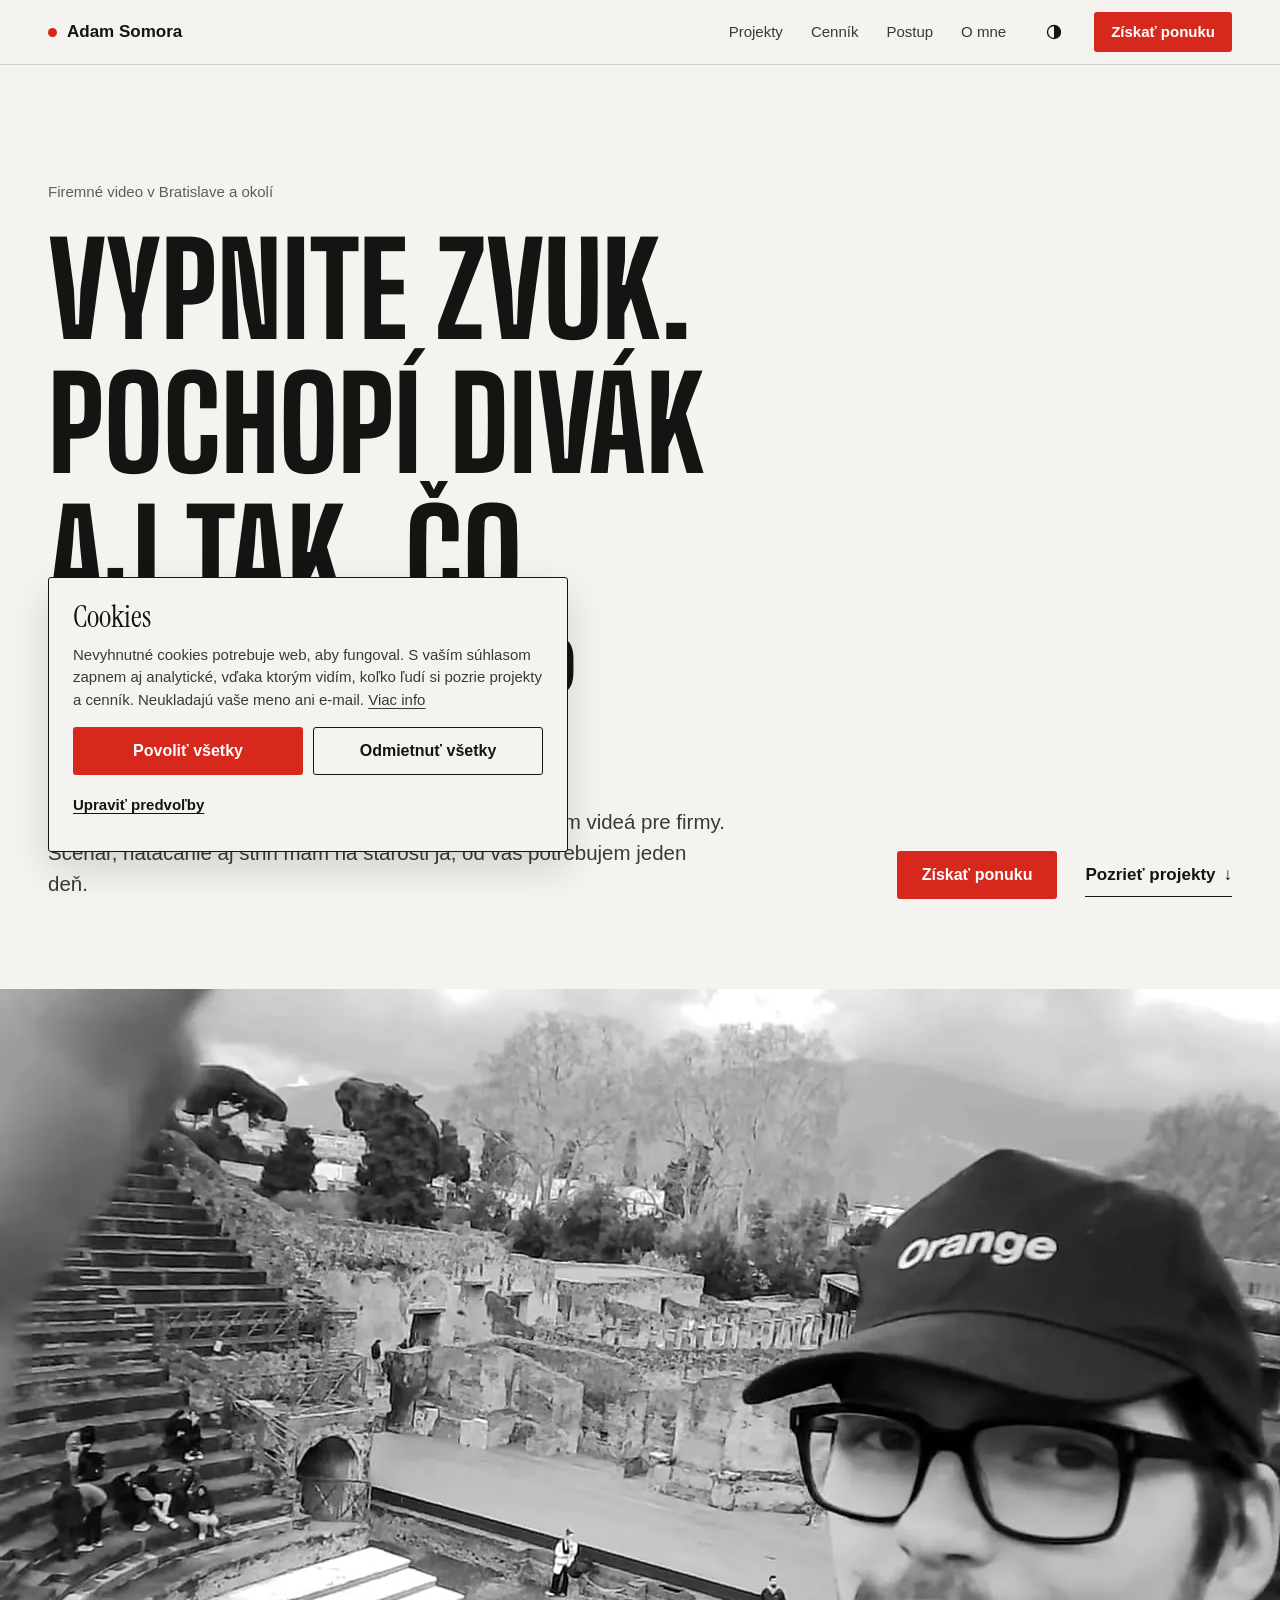
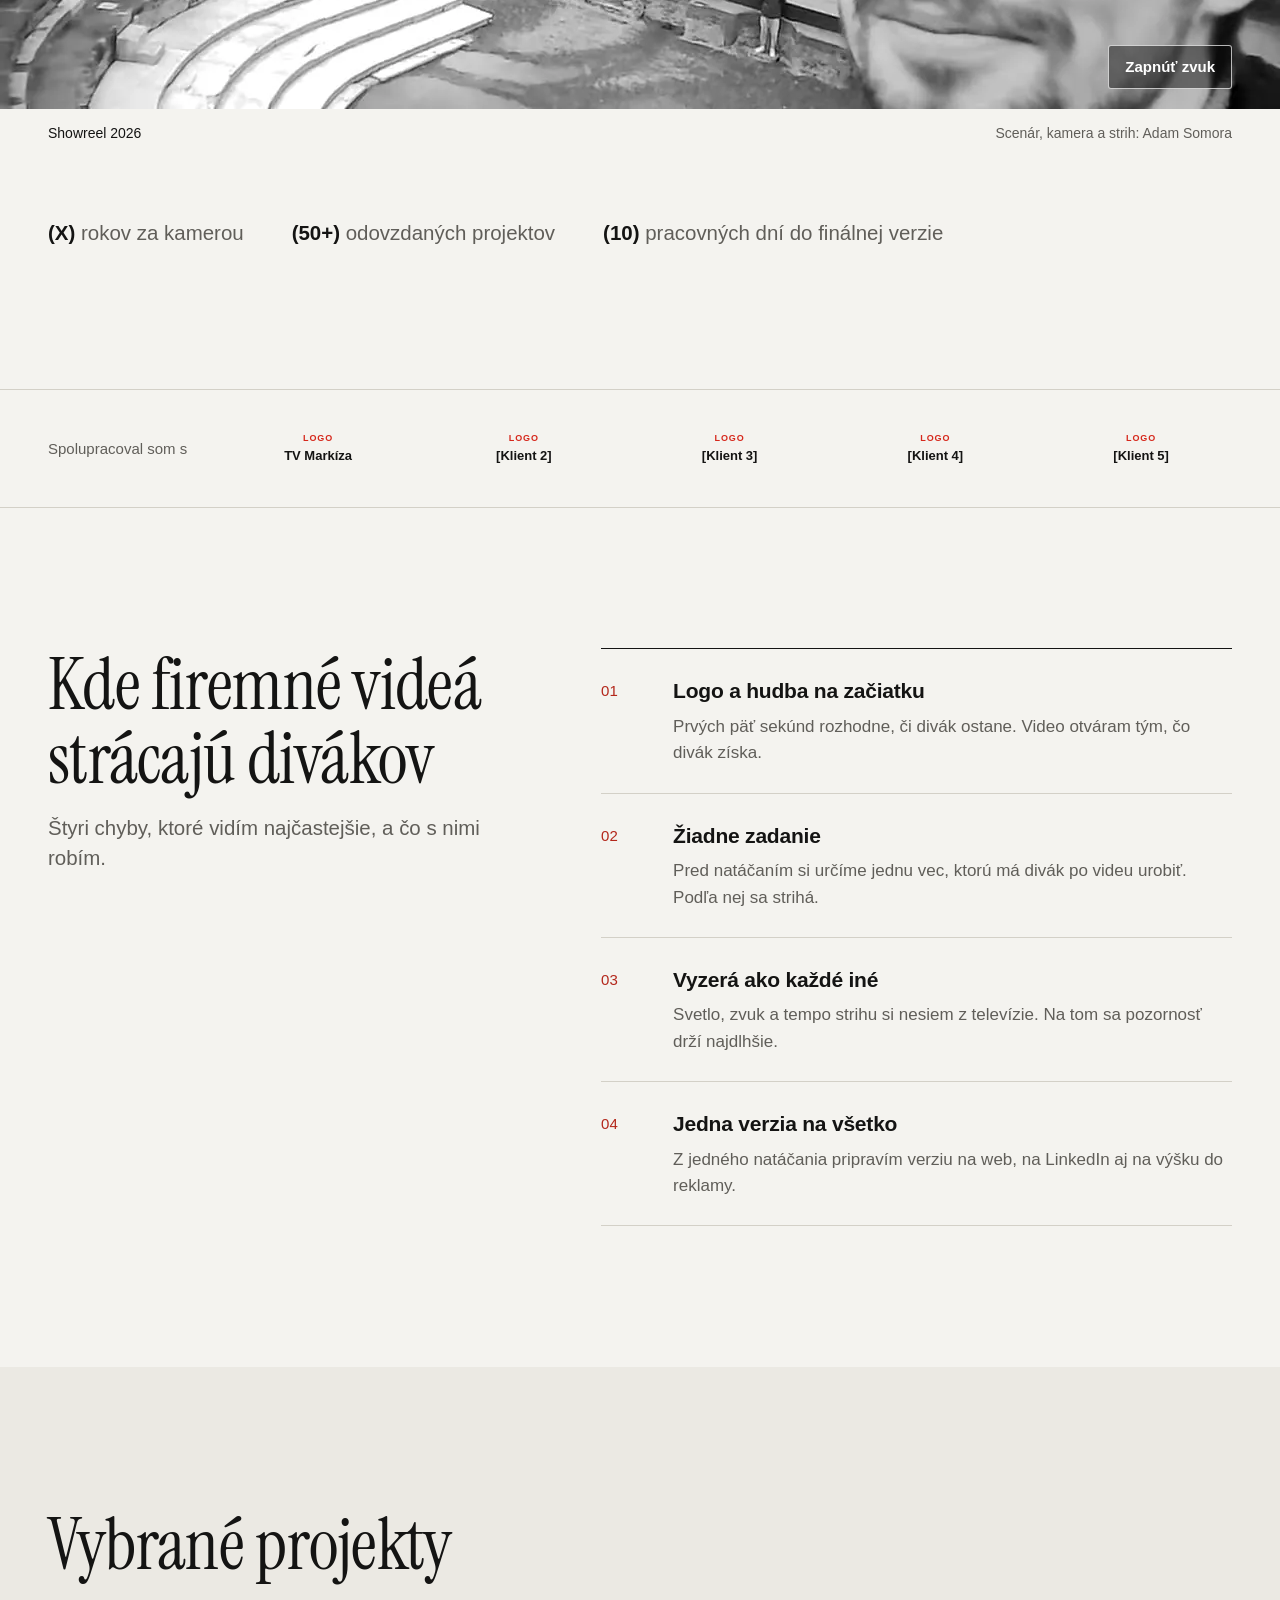
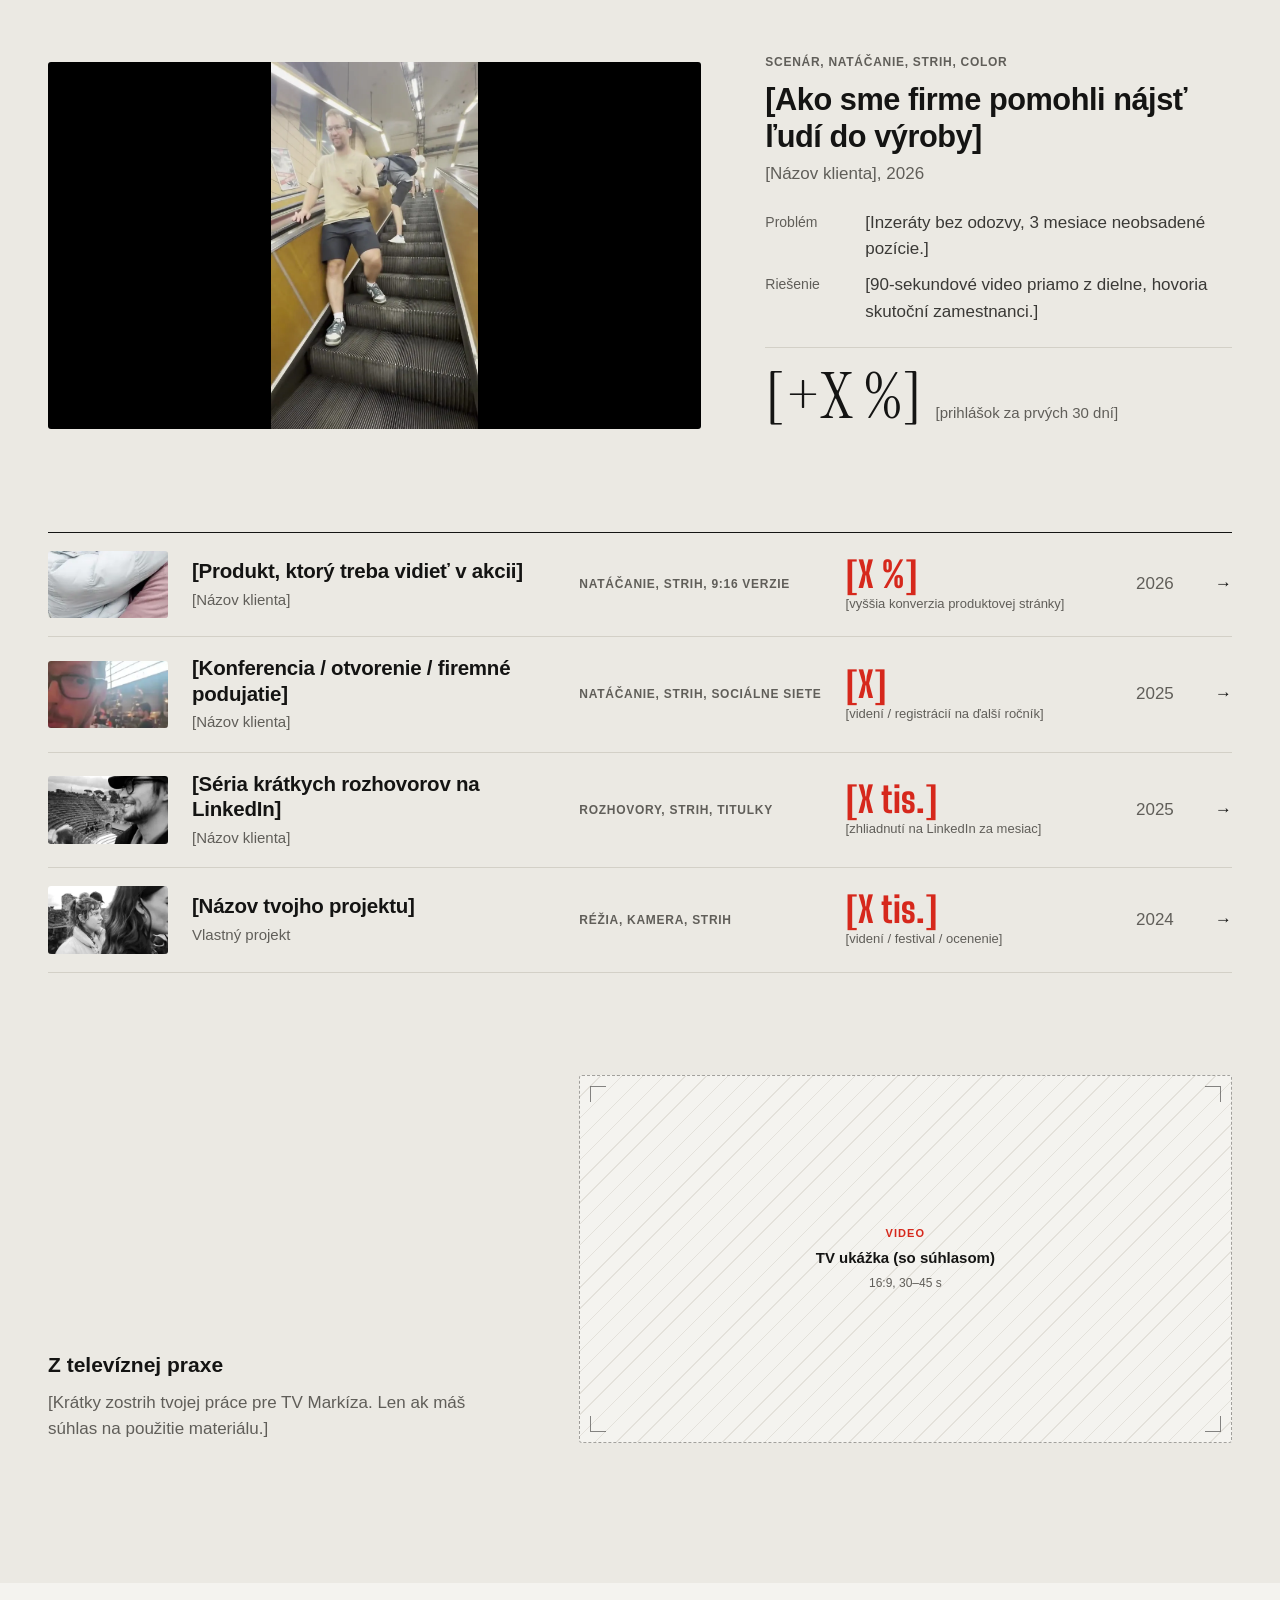
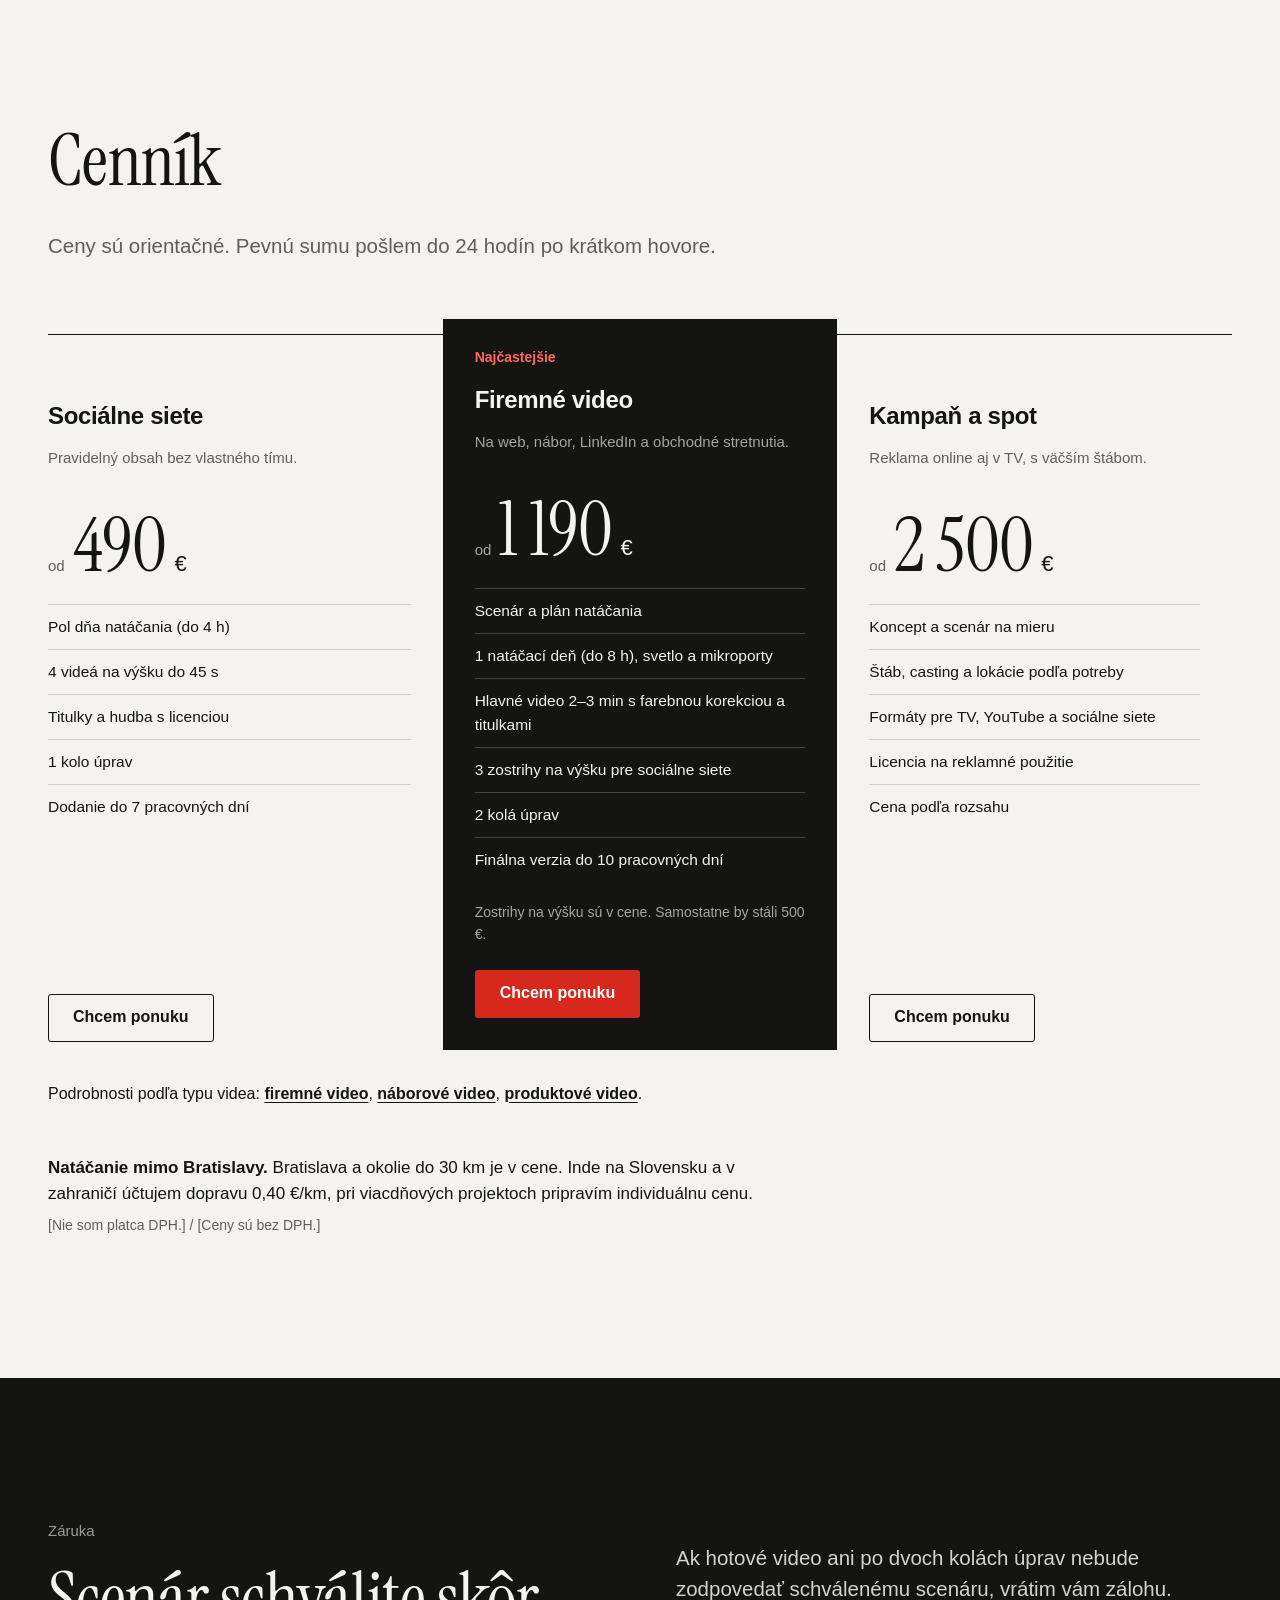
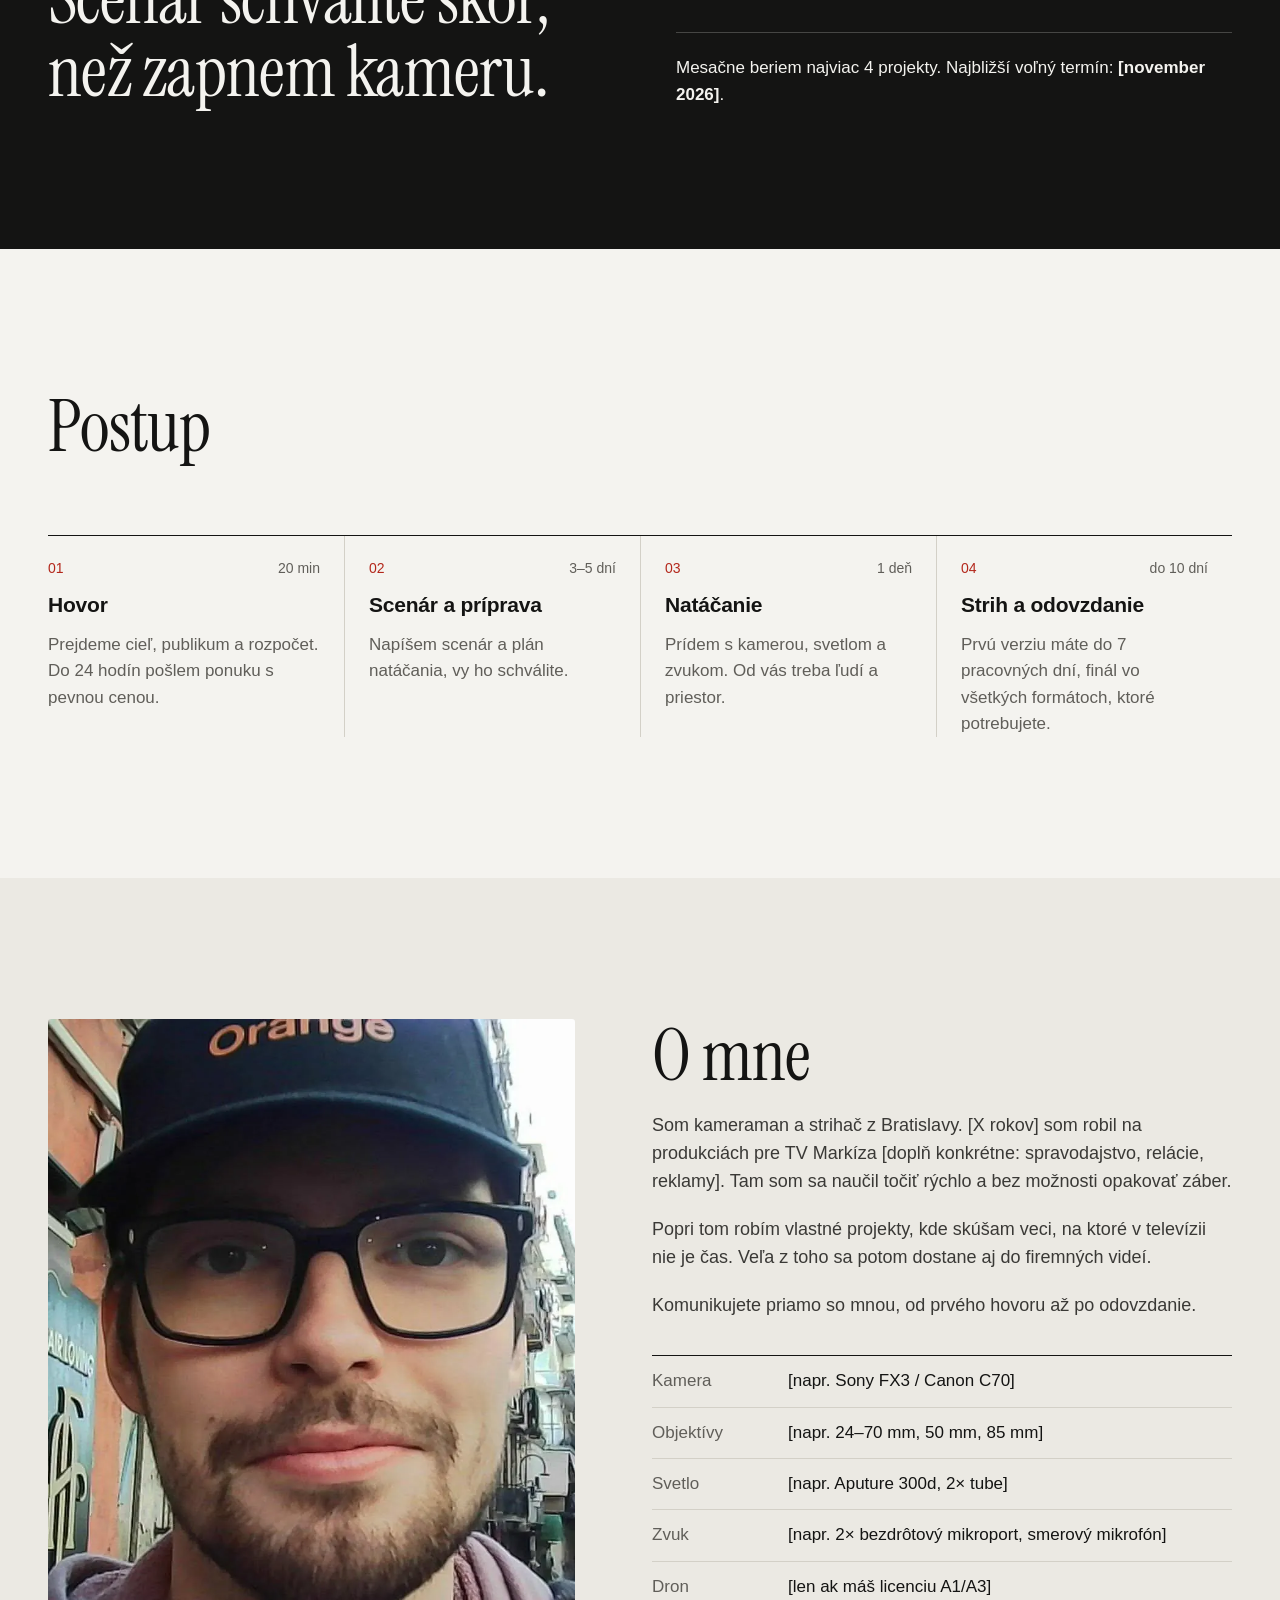
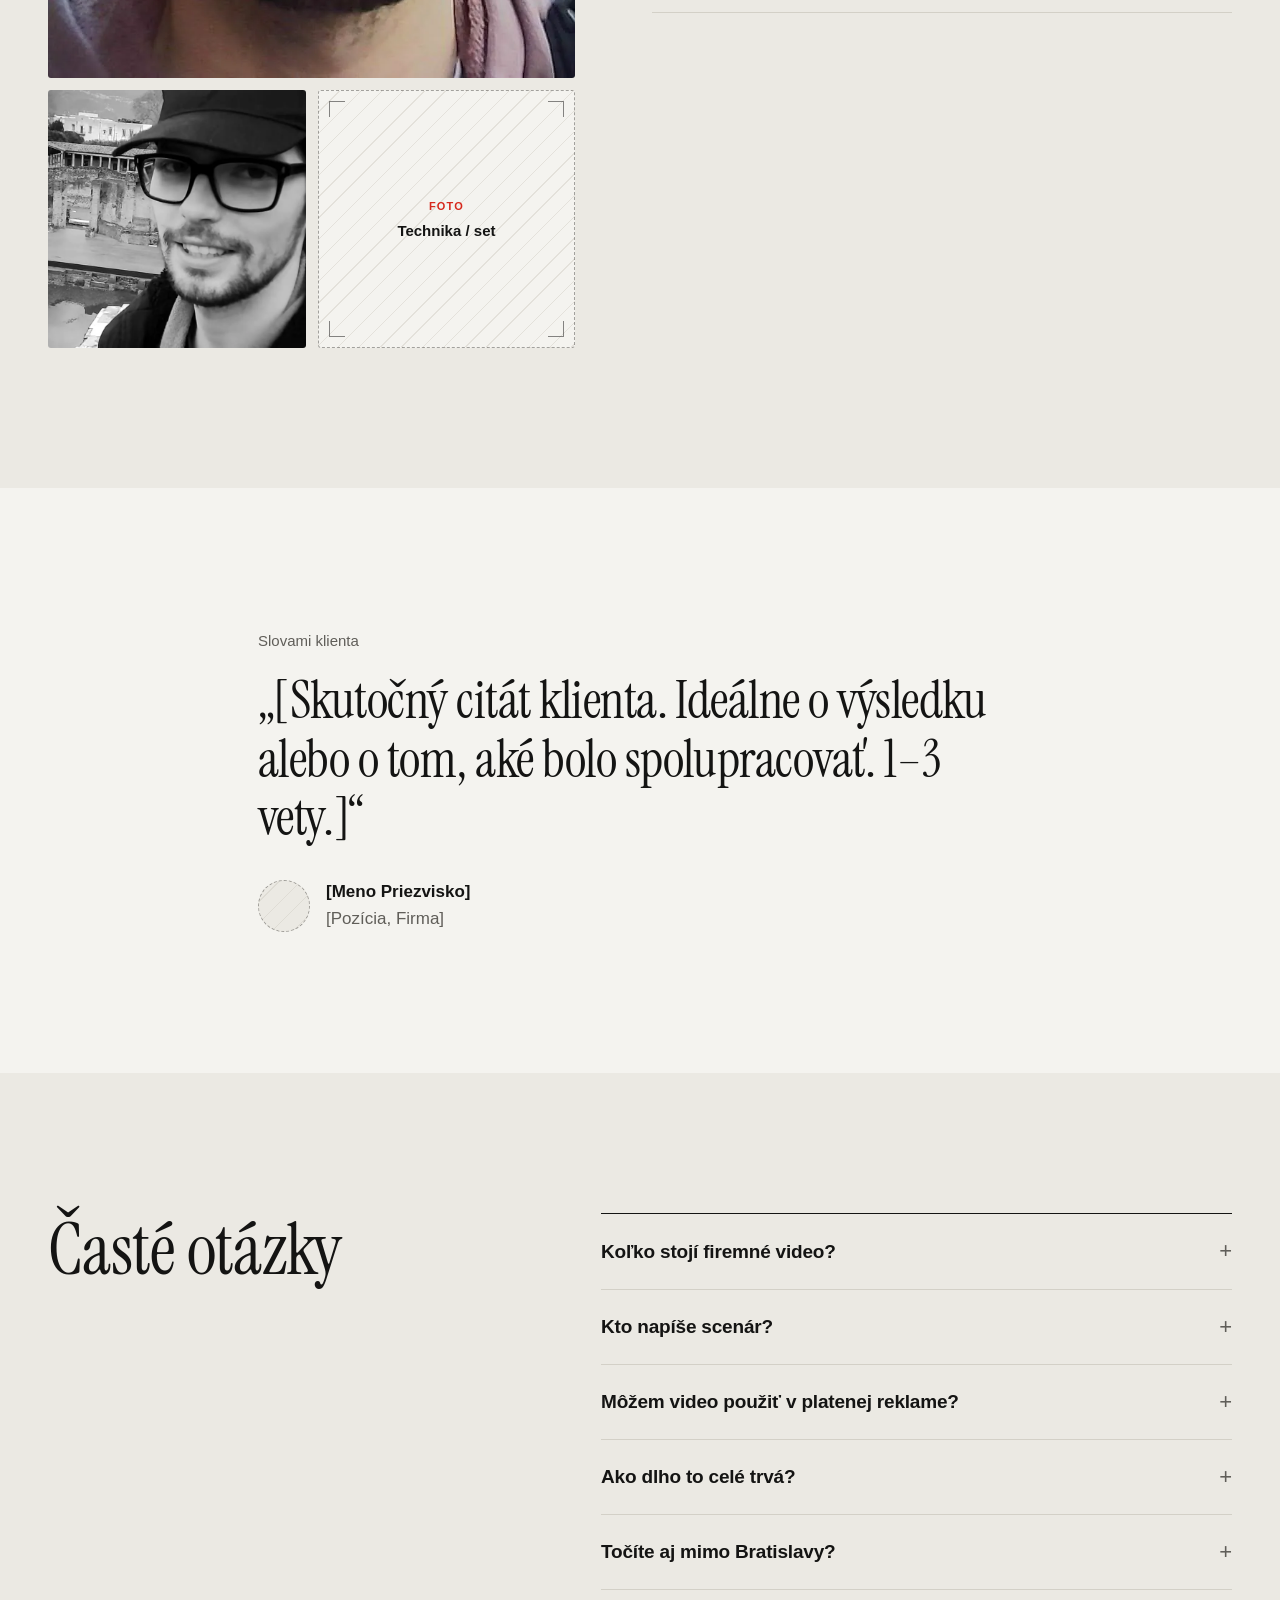
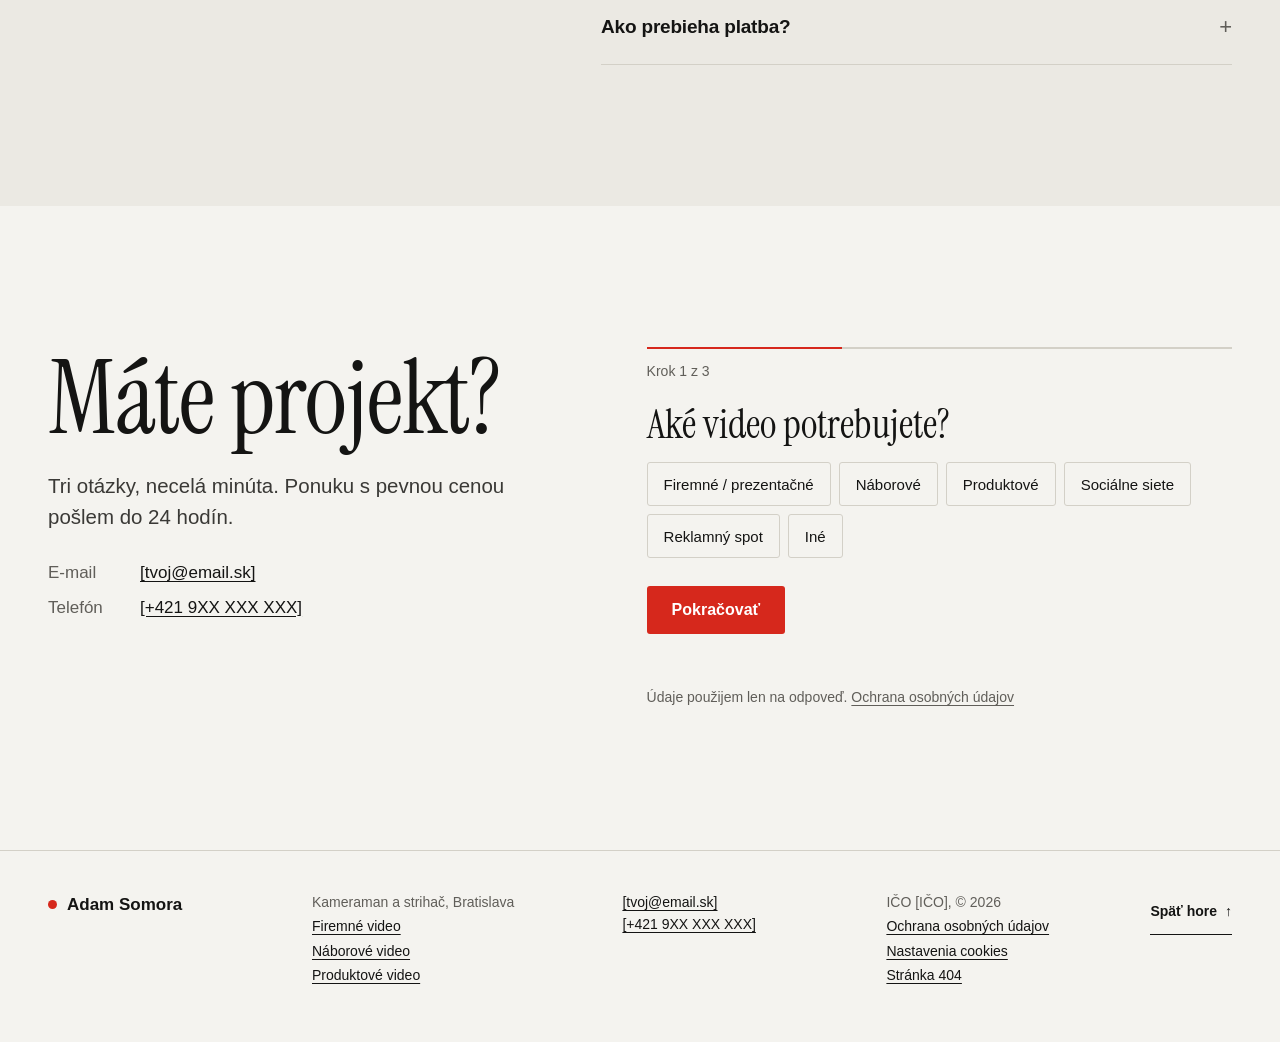
<file: index.html>
<!doctype html>
<html lang="sk">
  <head>
    <meta charset="utf-8" />
    <meta name="viewport" content="width=device-width, initial-scale=1" />
    <title>Kameraman Bratislava – firemné a náborové videá | Adam Somora</title>
    <meta name="description" content="Firemné, náborové a produktové videá v Bratislave a okolí. Kameraman a strihač s praxou z TV Markíza. Scenár, natáčanie aj strih, ponuka do 24 hodín." />
    <!-- Po kúpe domény nahraď https://adamsomora.sk svojou adresou tu, v sitemap.xml a robots.txt -->
    <link rel="canonical" href="https://adamsomora.sk/" />
    <meta name="robots" content="index, follow, max-image-preview:large, max-video-preview:-1" />
    <meta name="author" content="Adam Somora" />
    <meta name="theme-color" content="#f4f3ef" media="(prefers-color-scheme: light)" />
    <meta name="theme-color" content="#121211" media="(prefers-color-scheme: dark)" />

    <meta property="og:type" content="website" />
    <meta property="og:locale" content="sk_SK" />
    <meta property="og:site_name" content="Adam Somora" />
    <meta property="og:url" content="https://adamsomora.sk/" />
    <meta property="og:title" content="Kameraman Bratislava – firemné a náborové videá" />
    <meta property="og:description" content="Firemné, náborové a produktové videá v Bratislave a okolí. Kameraman a strihač s praxou z TV Markíza. Scenár, natáčanie aj strih, ponuka do 24 hodín." />
    <meta property="og:image" content="https://adamsomora.sk/img/og.jpg" />
    <meta property="og:image:width" content="1200" />
    <meta property="og:image:height" content="630" />
    <meta property="og:image:alt" content="Adam Somora, kameraman a strihač z Bratislavy" />
    <meta name="twitter:card" content="summary_large_image" />

    <link rel="icon" href="favicon.svg" type="image/svg+xml" />
    <link rel="icon" href="img/icons/icon-192.png" sizes="192x192" type="image/png" />
    <link rel="apple-touch-icon" href="img/icons/apple-touch-icon.png" />
    <link rel="manifest" href="site.webmanifest" />

    <!-- Písma: načítať hneď, aby hlavný nadpis neposkakoval -->
    <link rel="preload" href="fonts/big-shoulders-display-latin-800-normal.woff2" as="font" type="font/woff2" crossorigin />
    <link rel="preload" href="fonts/big-shoulders-display-latin-ext-800-normal.woff2" as="font" type="font/woff2" crossorigin />
    <link rel="preload" href="fonts/instrument-serif-latin-400-normal.woff2" as="font" type="font/woff2" crossorigin />

    <script type="application/ld+json">
{
  "@context": "https://schema.org",
  "@graph": [
    {
      "@type": "WebSite",
      "@id": "https://adamsomora.sk/#web",
      "url": "https://adamsomora.sk/",
      "name": "Adam Somora",
      "inLanguage": "sk"
    },
    {
      "@type": "Person",
      "@id": "https://adamsomora.sk/#adam",
      "name": "Adam Somora",
      "jobTitle": "Kameraman a strihač",
      "image": "https://adamsomora.sk/img/adam.webp",
      "url": "https://adamsomora.sk/",
      "sameAs": []
    },
    {
      "@type": "ProfessionalService",
      "@id": "https://adamsomora.sk/#sluzba",
      "name": "Adam Somora – firemné video",
      "description": "Firemné, náborové a produktové videá v Bratislave a okolí. Kameraman a strihač s praxou z TV Markíza. Scenár, natáčanie aj strih, ponuka do 24 hodín.",
      "url": "https://adamsomora.sk/",
      "image": "https://adamsomora.sk/img/og.jpg",
      "email": "[tvoj@email.sk]",
      "telephone": "[+421 9XX XXX XXX]",
      "priceRange": "€€",
      "address": {
        "@type": "PostalAddress",
        "addressLocality": "Bratislava",
        "addressCountry": "SK"
      },
      "areaServed": [
        {
          "@type": "City",
          "name": "Bratislava"
        },
        {
          "@type": "Country",
          "name": "Slovensko"
        }
      ],
      "founder": {
        "@id": "https://adamsomora.sk/#adam"
      },
      "hasOfferCatalog": {
        "@type": "OfferCatalog",
        "name": "Cenník",
        "itemListElement": [
          {
            "@type": "Offer",
            "name": "Sociálne siete",
            "priceSpecification": {
              "@type": "PriceSpecification",
              "minPrice": 490,
              "priceCurrency": "EUR"
            }
          },
          {
            "@type": "Offer",
            "name": "Firemné video",
            "priceSpecification": {
              "@type": "PriceSpecification",
              "minPrice": 1190,
              "priceCurrency": "EUR"
            }
          },
          {
            "@type": "Offer",
            "name": "Kampaň a spot",
            "priceSpecification": {
              "@type": "PriceSpecification",
              "minPrice": 2500,
              "priceCurrency": "EUR"
            }
          }
        ]
      }
    },
    {
      "@type": "VideoObject",
      "name": "Showreel 2026 – Adam Somora",
      "description": "Ukážka práce kameramana a strihača Adama Somoru.",
      "thumbnailUrl": "https://adamsomora.sk/img/showreel.webp",
      "uploadDate": "2026-10-23",
      "duration": "PT15S",
      "contentUrl": "https://adamsomora.sk/video/showreel.mp4",
      "inLanguage": "sk"
    },
    {
      "@type": "FAQPage",
      "mainEntity": [
        {
          "@type": "Question",
          "name": "Koľko stojí firemné video?",
          "acceptedAnswer": {
            "@type": "Answer",
            "text": "Väčšina projektov vychádza medzi 1 190 a 2 500 €. Závisí to od dĺžky, počtu lokácií a od toho, či treba ďalších ľudí v štábe. Pevnú cenu dostanete vopred a na konci nič nedoplácate."
          }
        },
        {
          "@type": "Question",
          "name": "Kto napíše scenár?",
          "acceptedAnswer": {
            "@type": "Answer",
            "text": "Ja. Od vás potrebujem 20 minút na hovore a prístup k ľuďom, ktorí budú vo videu. Scenár vám pošlem na schválenie pred natáčaním."
          }
        },
        {
          "@type": "Question",
          "name": "Môžem video použiť v platenej reklame?",
          "acceptedAnswer": {
            "@type": "Answer",
            "text": "Áno. Hudbu vyberám s licenciou na komerčné použitie a po zaplatení môžete video použiť na webe, sociálnych sieťach aj v reklame. Pri TV vysielaní riešime licenciu zvlášť."
          }
        },
        {
          "@type": "Question",
          "name": "Ako dlho to celé trvá?",
          "acceptedAnswer": {
            "@type": "Answer",
            "text": "Bežne dva až tri týždne od prvého hovoru po finálne video. Samotné natáčanie trvá jeden deň."
          }
        },
        {
          "@type": "Question",
          "name": "Točíte aj mimo Bratislavy?",
          "acceptedAnswer": {
            "@type": "Answer",
            "text": "Áno, po celom Slovensku aj v zahraničí. Do 30 km od Bratislavy je doprava v cene, inde ju pripočítam alebo pripravím individuálnu ponuku."
          }
        },
        {
          "@type": "Question",
          "name": "Ako prebieha platba?",
          "acceptedAnswer": {
            "@type": "Answer",
            "text": "Pri potvrdení termínu platíte 50 % zálohu, zvyšok po odovzdaní finálneho videa. Faktúru vystavím na firmu."
          }
        }
      ]
    }
  ]
}
    </script>
    <script>
      try {
        const t = localStorage.getItem("theme");
        if (t) document.documentElement.dataset.theme = t;
      } catch {}
    </script>
    <link rel="stylesheet" href="styles.css" />
    <script src="consent.js" defer></script>
  </head>
  <body id="top">
    <!--
  WEB – ADAM SOMORA
  Súbory: index.html (obsah) · styles.css (vzhľad) · script.js (správanie)

  • Texty prepisuj priamo tu. Hranaté zátvorky [ ] = doplň skutočný údaj.
  • Sekcie hľadaj podľa komentárov, napr. „5. CENNÍK".
  • Šrafované rámiky (class="ph ...") sú miesta pre videá a fotky.
    Celý blok <div class="ph ...">…</div> nahraď skutočným médiom:

      VIDEO (showreel, stlmené v slučke):
      <video class="media" style="aspect-ratio:16/9" src="video/showreel.mp4"
             poster="img/showreel.webp" autoplay muted loop playsinline></video>

      VIDEO (projekt, spustí sa po kliknutí):
      <video class="media" style="aspect-ratio:16/9" src="https://tvoja-url/video.mp4"
             poster="img/projekt1.webp" preload="none" controls playsinline></video>

      FOTKA:
      <img class="media" style="aspect-ratio:4/5" src="img/adam.webp"
           alt="Adam Somora na natáčaní" loading="lazy">

  • Texty projektov sú dvakrát: v zozname a v okne s detailom (<dialog>). Uprav oboje.
  • Formulár: URL z formspree.io doplň do script.js (FORM_ENDPOINT) aj do <form action="...">.
-->
    <a class="skip" href="#obsah">Preskočiť na obsah</a>

    <header class="site-header">
      <div class="container header-inner">
        <a href="#top" class="brand"><span class="rec-dot" aria-hidden="true"></span>Adam Somora</a>
        <nav class="nav" aria-label="Hlavná navigácia">
          <a href="#prace">Projekty</a><a href="#ponuka">Cenník</a><a href="#postup">Postup</a
          ><a href="#o-mne">O mne</a>
        </nav>
        <button
          class="theme-toggle"
          type="button"
          data-theme-toggle
          aria-label="Prepnúť svetlý / tmavý režim"
        >
          <svg viewBox="0 0 20 20" aria-hidden="true">
            <circle cx="10" cy="10" r="7.25" fill="none" stroke="currentColor" stroke-width="1.5"></circle>
            <path d="M10 2.75a7.25 7.25 0 0 1 0 14.5z" fill="currentColor"></path>
          </svg>
        </button>
        <a href="#kontakt" class="btn btn-primary btn-sm">Získať ponuku</a>
      </div>
    </header>

    <main id="obsah">
      <!-- ───────── 1. HERO ───────── -->
      <section class="hero">
        <div class="container">
          <p class="kicker">Firemné video v Bratislave a okolí</p>
          <h1 class="display hero-title">Vypnite zvuk. Pochopí divák aj tak, čo predávate?</h1>
          <div class="hero-row">
            <p class="lead">
              Som Adam Somora. Točil som pre TV Markíza, dnes robím videá pre firmy. Scenár, natáčanie aj
              strih mám na starosti ja, od vás potrebujem jeden deň.
            </p>
            <div class="hero-ctas">
              <a href="#kontakt" class="btn btn-primary">Získať ponuku</a>
              <a href="#prace" class="link-arrow">Pozrieť projekty <span aria-hidden="true">↓</span></a>
            </div>
          </div>
        </div>

        <!-- SHOWREEL: placeholder nahraď <video ... autoplay muted loop playsinline> -->
        <figure class="reel">
          <div class="reel-frame">
          <video
            class="media"
            style="aspect-ratio: 16/9"
            poster="img/showreel.webp"
            width="1280"
            height="720"
            muted
            loop
            playsinline
            preload="metadata"
            data-reel
            data-inview
            aria-label="Showreel Adama Somoru: zábery z amfiteátra v Pompejach"
          >
            <source src="video/showreel-mobil.mp4" type="video/mp4" media="(max-width: 700px)" />
            <source src="video/showreel.mp4" type="video/mp4" />
          </video>
          <button class="sound-toggle" type="button" data-sound aria-pressed="false">Zapnúť zvuk</button>
        </div>
          <figcaption class="container reel-caption">
            <span>Showreel 2026</span>
            <span class="muted">Scenár, kamera a strih: Adam Somora</span>
          </figcaption>
        </figure>

        <div class="container">
          <ul class="facts">
            <li><span class="fact-value">(X)</span> <span class="fact-label">rokov za kamerou</span></li>
            <li>
              <span class="fact-value">(50+)</span> <span class="fact-label">odovzdaných projektov</span>
            </li>
            <li>
              <span class="fact-value">(10)</span>
              <span class="fact-label">pracovných dní do finálnej verzie</span>
            </li>
          </ul>
        </div>
      </section>

      <!-- ───────── 2. KLIENTI ───────── -->
      <section class="proof" aria-label="Klienti">
        <div class="container proof-inner">
          <p class="proof-label">Spolupracoval som s</p>
          <ul class="proof-logos">
            <li>
              <div
                class="ph ph-logo"
                style="aspect-ratio: 3/1"
                role="img"
                aria-label="Miesto pre: TV Markíza"
              >
                <span class="ph-corner tl"></span><span class="ph-corner tr"></span
                ><span class="ph-corner bl"></span><span class="ph-corner br"></span>
                <div class="ph-body">
                  <span class="ph-kind">LOGO</span>
                  <span class="ph-label">TV Markíza</span>
                </div>
              </div>
            </li>
            <li>
              <div
                class="ph ph-logo"
                style="aspect-ratio: 3/1"
                role="img"
                aria-label="Miesto pre: [Klient 2]"
              >
                <span class="ph-corner tl"></span><span class="ph-corner tr"></span
                ><span class="ph-corner bl"></span><span class="ph-corner br"></span>
                <div class="ph-body">
                  <span class="ph-kind">LOGO</span>
                  <span class="ph-label">[Klient 2]</span>
                </div>
              </div>
            </li>
            <li>
              <div
                class="ph ph-logo"
                style="aspect-ratio: 3/1"
                role="img"
                aria-label="Miesto pre: [Klient 3]"
              >
                <span class="ph-corner tl"></span><span class="ph-corner tr"></span
                ><span class="ph-corner bl"></span><span class="ph-corner br"></span>
                <div class="ph-body">
                  <span class="ph-kind">LOGO</span>
                  <span class="ph-label">[Klient 3]</span>
                </div>
              </div>
            </li>
            <li>
              <div
                class="ph ph-logo"
                style="aspect-ratio: 3/1"
                role="img"
                aria-label="Miesto pre: [Klient 4]"
              >
                <span class="ph-corner tl"></span><span class="ph-corner tr"></span
                ><span class="ph-corner bl"></span><span class="ph-corner br"></span>
                <div class="ph-body">
                  <span class="ph-kind">LOGO</span>
                  <span class="ph-label">[Klient 4]</span>
                </div>
              </div>
            </li>
            <li>
              <div
                class="ph ph-logo"
                style="aspect-ratio: 3/1"
                role="img"
                aria-label="Miesto pre: [Klient 5]"
              >
                <span class="ph-corner tl"></span><span class="ph-corner tr"></span
                ><span class="ph-corner bl"></span><span class="ph-corner br"></span>
                <div class="ph-body">
                  <span class="ph-kind">LOGO</span>
                  <span class="ph-label">[Klient 5]</span>
                </div>
              </div>
            </li>
          </ul>
        </div>
      </section>

      <!-- ───────── 3. PROBLÉM ───────── -->
      <section class="section">
        <div class="container split">
          <div>
            <h2 class="display h2">Kde firemné videá strácajú divákov</h2>
            <p class="lead muted">Štyri chyby, ktoré vidím najčastejšie, a čo s nimi robím.</p>
          </div>
          <ol class="problem-list">
            <li>
              <span class="num">01</span>
              <div>
                <h3>Logo a hudba na začiatku</h3>
                <p class="muted">
                  Prvých päť sekúnd rozhodne, či divák ostane. Video otváram tým, čo divák získa.
                </p>
              </div>
            </li>
            <li>
              <span class="num">02</span>
              <div>
                <h3>Žiadne zadanie</h3>
                <p class="muted">
                  Pred natáčaním si určíme jednu vec, ktorú má divák po videu urobiť. Podľa nej sa strihá.
                </p>
              </div>
            </li>
            <li>
              <span class="num">03</span>
              <div>
                <h3>Vyzerá ako každé iné</h3>
                <p class="muted">
                  Svetlo, zvuk a tempo strihu si nesiem z televízie. Na tom sa pozornosť drží najdlhšie.
                </p>
              </div>
            </li>
            <li>
              <span class="num">04</span>
              <div>
                <h3>Jedna verzia na všetko</h3>
                <p class="muted">
                  Z jedného natáčania pripravím verziu na web, na LinkedIn aj na výšku do reklamy.
                </p>
              </div>
            </li>
          </ol>
        </div>
      </section>

      <!-- ───────── 4. PROJEKTY ───────── -->
      <section class="section section-alt" id="prace">
        <div class="container">
          <h2 class="display h2 section-title">Vybrané projekty</h2>

          <!-- Hlavný projekt -->
          <article class="case-lead">
            <button
              class="case-open"
              type="button"
              data-case-open="0"
              aria-label="Otvoriť projekt: [Ako sme firme pomohli nájsť ľudí do výroby]"
            >
              <video class="media media-contain" style="aspect-ratio: 16/9" src="video/projekt1-nahlad.mp4" poster="img/projekt1.webp" muted loop playsinline preload="none" data-inview aria-label="Ukážka projektu: eskalátor"></video>
            </button>
            <div class="case-lead-body">
              <div>
                <p class="tags">Scenár, Natáčanie, Strih, Color</p>
                <h3 class="case-title">[Ako sme firme pomohli nájsť ľudí do výroby]</h3>
                <p class="muted">[Názov klienta], 2026</p>
              </div>
              <dl class="case-dl">
                <div>
                  <dt>Problém</dt>
                  <dd>[Inzeráty bez odozvy, 3 mesiace neobsadené pozície.]</dd>
                </div>
                <div>
                  <dt>Riešenie</dt>
                  <dd>[90-sekundové video priamo z dielne, hovoria skutoční zamestnanci.]</dd>
                </div>
              </dl>
              <p class="case-result">
                <span class="display">[+X %]</span>
                <span>[prihlášok za prvých 30 dní]</span>
              </p>
            </div>
          </article>

          <!-- Zoznam ďalších projektov (klik otvorí detail) -->
          <ol class="case-index">
            <li>
              <button class="case-row" type="button" data-preview="video/nahlad2.mp4" data-case-open="1">
                <span class="row-thumb" aria-hidden="true">
                  <img class="media" style="aspect-ratio: 16/9" src="img/projekt2-nahlad.webp" width="320" height="180" alt="" loading="lazy" decoding="async" />
                </span>
                <span class="row-main"><span class="row-name">[Produkt, ktorý treba vidieť v akcii]</span><span class="row-client muted">[Názov klienta]</span></span>
                <span class="tags row-tags">Natáčanie, Strih, 9:16 verzie</span>
                <span class="row-result"><strong>[X %]</strong><span class="muted">[vyššia konverzia produktovej stránky]</span></span>
                <span class="row-year muted">2026</span>
                <span class="row-arrow" aria-hidden="true">→</span>
              </button>
            </li>
            <li>
              <button class="case-row" type="button" data-preview="video/nahlad3.mp4" data-case-open="2">
                <span class="row-thumb" aria-hidden="true">
                  <img class="media" style="aspect-ratio: 16/9" src="img/projekt3-nahlad.webp" width="320" height="180" alt="" loading="lazy" decoding="async" />
                </span>
                <span class="row-main"><span class="row-name">[Konferencia / otvorenie / firemné podujatie]</span><span class="row-client muted">[Názov klienta]</span></span>
                <span class="tags row-tags">Natáčanie, Strih, Sociálne siete</span>
                <span class="row-result"><strong>[X]</strong><span class="muted">[videní / registrácií na ďalší ročník]</span></span>
                <span class="row-year muted">2025</span>
                <span class="row-arrow" aria-hidden="true">→</span>
              </button>
            </li>
            <li>
              <button class="case-row" type="button" data-preview="video/nahlad4.mp4" data-case-open="3">
                <span class="row-thumb" aria-hidden="true">
                  <img class="media" style="aspect-ratio: 16/9" src="img/projekt4-nahlad.webp" width="320" height="180" alt="" loading="lazy" decoding="async" />
                </span>
                <span class="row-main"><span class="row-name">[Séria krátkych rozhovorov na LinkedIn]</span><span class="row-client muted">[Názov klienta]</span></span>
                <span class="tags row-tags">Rozhovory, Strih, Titulky</span>
                <span class="row-result"><strong>[X tis.]</strong><span class="muted">[zhliadnutí na LinkedIn za mesiac]</span></span>
                <span class="row-year muted">2025</span>
                <span class="row-arrow" aria-hidden="true">→</span>
              </button>
            </li>
            <li>
              <button class="case-row" type="button" data-preview="video/nahlad5.mp4" data-case-open="4">
                <span class="row-thumb" aria-hidden="true">
                  <img class="media" style="aspect-ratio: 16/9" src="img/projekt5-nahlad.webp" width="320" height="180" alt="" loading="lazy" decoding="async" />
                </span>
                <span class="row-main"><span class="row-name">[Názov tvojho projektu]</span><span class="row-client muted">Vlastný projekt</span></span>
                <span class="tags row-tags">Réžia, Kamera, Strih</span>
                <span class="row-result"><strong>[X tis.]</strong><span class="muted">[videní / festival / ocenenie]</span></span>
                <span class="row-year muted">2024</span>
                <span class="row-arrow" aria-hidden="true">→</span>
              </button>
            </li>
          </ol>

          <!-- Detail projektu (← → prepínajú projekty, Esc zatvorí) -->
          <dialog class="case-modal" data-case-modal aria-label="Detail projektu">
            <div class="cm-bar">
              <p class="muted" data-cm-count>1 / 5</p>
              <div class="cm-nav">
                <button type="button" class="cm-btn" data-cm-prev aria-label="Predchádzajúci projekt">
                  ←
                </button>
                <button type="button" class="cm-btn" data-cm-next aria-label="Ďalší projekt">→</button>
                <button type="button" class="cm-btn" data-cm-close aria-label="Zavrieť">✕</button>
              </div>
            </div>
            <section class="cm-slide" data-cm-slide="0" hidden>
              <video class="media media-contain" style="aspect-ratio: 16/9" src="video/projekt1.mp4" poster="img/projekt1.webp" preload="none" controls playsinline aria-label="Celé video projektu 1"></video>
              <div class="cm-body">
                <div>
                  <p class="tags">Scenár, Natáčanie, Strih, Color</p>
                  <h3 class="cm-title display">[Ako sme firme pomohli nájsť ľudí do výroby]</h3>
                  <p class="cm-story">
                    [Ľudský detail z natáčania. Napr.: Deň pred natáčaním som strávil zmenu priamo na linke,
                    aby som vedel, kde je najlepšie svetlo a kto sa pred kamerou nebojí.]
                  </p>
                </div>
                <dl class="case-dl">
                  <div>
                    <dt>Klient</dt>
                    <dd>[Názov klienta], 2026</dd>
                  </div>
                  <div>
                    <dt>Problém</dt>
                    <dd>[Inzeráty bez odozvy, 3 mesiace neobsadené pozície.]</dd>
                  </div>
                  <div>
                    <dt>Riešenie</dt>
                    <dd>[90-sekundové video priamo z dielne, hovoria skutoční zamestnanci.]</dd>
                  </div>
                  <div>
                    <dt>Výsledok</dt>
                    <dd><strong>[+X %]</strong> [prihlášok za prvých 30 dní]</dd>
                  </div>
                </dl>
              </div>
              <div class="cm-gallery">
                <img class="media" style="aspect-ratio: 9/16" src="img/projekt1-zaber1.webp" alt="Záber 1 z projektu: eskalátor" width="540" height="960" loading="lazy" decoding="async" />
                <img class="media" style="aspect-ratio: 16/9" src="img/projekt1-zaber2.webp" alt="Záber 2 z projektu: eskalátor" width="540" height="960" loading="lazy" decoding="async" />
                <img class="media" style="aspect-ratio: 16/9" src="img/projekt1-zaber3.webp" alt="Záber 3 z projektu: eskalátor" width="540" height="960" loading="lazy" decoding="async" />
                <img class="media" style="aspect-ratio: 9/16" src="img/projekt1-zaber4.webp" alt="Záber 4 z projektu: eskalátor" width="540" height="960" loading="lazy" decoding="async" />
                <img class="media" style="aspect-ratio: 16/9" src="img/projekt1-zaber5.webp" alt="Záber 5 z projektu: eskalátor" width="540" height="960" loading="lazy" decoding="async" />
                <img class="media" style="aspect-ratio: 16/9" src="img/projekt1-zaber6.webp" alt="Záber 6 z projektu: eskalátor" width="540" height="960" loading="lazy" decoding="async" />
              </div>
            </section>
            <section class="cm-slide" data-cm-slide="1" hidden>
              <video class="media media-contain" style="aspect-ratio: 16/9" src="video/projekt2.mp4" poster="img/projekt2.webp" preload="none" controls playsinline aria-label="Celé video projektu 2"></video>
              <div class="cm-body">
                <div>
                  <p class="tags">Natáčanie, Strih, 9:16 verzie</p>
                  <h3 class="cm-title display">[Produkt, ktorý treba vidieť v akcii]</h3>
                  <p class="cm-story">
                    [Napr.: Produkt som si najprv sám vyskúšal, aby som vedel, čo zákazník potrebuje vidieť.]
                  </p>
                </div>
                <dl class="case-dl">
                  <div>
                    <dt>Klient</dt>
                    <dd>[Názov klienta], 2026</dd>
                  </div>
                  <div>
                    <dt>Problém</dt>
                    <dd>[Zákazníci nechápali, ako produkt funguje.]</dd>
                  </div>
                  <div>
                    <dt>Riešenie</dt>
                    <dd>[45-sekundová ukážka a tri vertikálne verzie do reklamy.]</dd>
                  </div>
                  <div>
                    <dt>Výsledok</dt>
                    <dd><strong>[X %]</strong> [vyššia konverzia produktovej stránky]</dd>
                  </div>
                </dl>
              </div>
              <div class="cm-gallery">
                <img class="media" style="aspect-ratio: 9/16" src="img/projekt2-zaber1.webp" alt="Záber 1 z projektu: Pompeje" width="540" height="960" loading="lazy" decoding="async" />
                <img class="media" style="aspect-ratio: 16/9" src="img/projekt2-zaber2.webp" alt="Záber 2 z projektu: Pompeje" width="540" height="960" loading="lazy" decoding="async" />
                <img class="media" style="aspect-ratio: 16/9" src="img/projekt2-zaber3.webp" alt="Záber 3 z projektu: Pompeje" width="540" height="960" loading="lazy" decoding="async" />
                <img class="media" style="aspect-ratio: 9/16" src="img/projekt2-zaber4.webp" alt="Záber 4 z projektu: Pompeje" width="540" height="960" loading="lazy" decoding="async" />
              </div>
            </section>
            <section class="cm-slide" data-cm-slide="2" hidden>
              <video class="media media-contain" style="aspect-ratio: 16/9" src="video/projekt3.mp4" poster="img/projekt3.webp" preload="none" controls playsinline aria-label="Celé video projektu 3"></video>
              <div class="cm-body">
                <div>
                  <p class="tags">Natáčanie, Strih, Sociálne siete</p>
                  <h3 class="cm-title display">[Konferencia / otvorenie / firemné podujatie]</h3>
                  <p class="cm-story">[Detail zo zákulisia.]</p>
                </div>
                <dl class="case-dl">
                  <div>
                    <dt>Klient</dt>
                    <dd>[Názov klienta], 2025</dd>
                  </div>
                  <div>
                    <dt>Problém</dt>
                    <dd>[Čo chcel klient z eventu mať.]</dd>
                  </div>
                  <div>
                    <dt>Riešenie</dt>
                    <dd>[Ako si to natočil a v akých formátoch odovzdal.]</dd>
                  </div>
                  <div>
                    <dt>Výsledok</dt>
                    <dd><strong>[X]</strong> [videní / registrácií na ďalší ročník]</dd>
                  </div>
                </dl>
              </div>
              <div class="cm-gallery">
                <img class="media" style="aspect-ratio: 9/16" src="img/projekt3-zaber1.webp" alt="Záber 1 z projektu: bar" width="540" height="960" loading="lazy" decoding="async" />
                <img class="media" style="aspect-ratio: 16/9" src="img/projekt3-zaber2.webp" alt="Záber 2 z projektu: bar" width="540" height="960" loading="lazy" decoding="async" />
                <img class="media" style="aspect-ratio: 16/9" src="img/projekt3-zaber3.webp" alt="Záber 3 z projektu: bar" width="540" height="960" loading="lazy" decoding="async" />
                <img class="media" style="aspect-ratio: 9/16" src="img/projekt3-zaber4.webp" alt="Záber 4 z projektu: bar" width="540" height="960" loading="lazy" decoding="async" />
                <img class="media" style="aspect-ratio: 16/9" src="img/projekt3-zaber5.webp" alt="Záber 5 z projektu: bar" width="540" height="960" loading="lazy" decoding="async" />
                <img class="media" style="aspect-ratio: 16/9" src="img/projekt3-zaber6.webp" alt="Záber 6 z projektu: bar" width="540" height="960" loading="lazy" decoding="async" />
              </div>
            </section>
            <section class="cm-slide" data-cm-slide="3" hidden>
              <video class="media" style="aspect-ratio: 16/9" src="video/projekt4.mp4" poster="img/projekt4.webp" preload="none" controls playsinline aria-label="Celé video projektu 4"></video>
              <div class="cm-body">
                <div>
                  <p class="tags">Rozhovory, Strih, Titulky</p>
                  <h3 class="cm-title display">[Séria krátkych rozhovorov na LinkedIn]</h3>
                  <p class="cm-story">[Detail zo zákulisia.]</p>
                </div>
                <dl class="case-dl">
                  <div>
                    <dt>Klient</dt>
                    <dd>[Názov klienta], 2025</dd>
                  </div>
                  <div>
                    <dt>Problém</dt>
                    <dd>[Čo klient potreboval.]</dd>
                  </div>
                  <div>
                    <dt>Riešenie</dt>
                    <dd>[Čo si navrhol.]</dd>
                  </div>
                  <div>
                    <dt>Výsledok</dt>
                    <dd><strong>[X tis.]</strong> [zhliadnutí na LinkedIn za mesiac]</dd>
                  </div>
                </dl>
              </div>
              <div class="cm-gallery">
                <img class="media" style="aspect-ratio: 9/16" src="img/projekt4-zaber1.webp" alt="Záber 1 z projektu: rozhovory v Pompejach" width="640" height="360" loading="lazy" decoding="async" />
                <img class="media" style="aspect-ratio: 16/9" src="img/projekt4-zaber2.webp" alt="Záber 2 z projektu: rozhovory v Pompejach" width="640" height="360" loading="lazy" decoding="async" />
                <img class="media" style="aspect-ratio: 16/9" src="img/projekt4-zaber3.webp" alt="Záber 3 z projektu: rozhovory v Pompejach" width="640" height="360" loading="lazy" decoding="async" />
                <img class="media" style="aspect-ratio: 9/16" src="img/projekt4-zaber4.webp" alt="Záber 4 z projektu: rozhovory v Pompejach" width="640" height="360" loading="lazy" decoding="async" />
              </div>
            </section>
            <section class="cm-slide" data-cm-slide="4" hidden>
              <video class="media" style="aspect-ratio: 16/9" src="video/projekt5.mp4" poster="img/projekt5.webp" preload="none" controls playsinline aria-label="Celé video projektu 5"></video>
              <div class="cm-body">
                <div>
                  <p class="tags">Réžia, Kamera, Strih</p>
                  <h3 class="cm-title display">[Názov tvojho projektu]</h3>
                  <p class="cm-story">[Prečo si ho natočil a čo ťa naučil.]</p>
                </div>
                <dl class="case-dl">
                  <div>
                    <dt>Klient</dt>
                    <dd>Vlastný projekt, 2024</dd>
                  </div>
                  <div>
                    <dt>Problém</dt>
                    <dd>[O čom to je, jednou vetou.]</dd>
                  </div>
                  <div>
                    <dt>Riešenie</dt>
                    <dd>[Čím je zaujímavý: štýl, téma, prístup.]</dd>
                  </div>
                  <div>
                    <dt>Výsledok</dt>
                    <dd><strong>[X tis.]</strong> [videní / festival / ocenenie]</dd>
                  </div>
                </dl>
              </div>
              <div class="cm-gallery">
                <img class="media" style="aspect-ratio: 9/16" src="img/projekt5-zaber1.webp" alt="Záber 1 z projektu: krátky film z Pompejí" width="640" height="360" loading="lazy" decoding="async" />
                <img class="media" style="aspect-ratio: 16/9" src="img/projekt5-zaber2.webp" alt="Záber 2 z projektu: krátky film z Pompejí" width="640" height="360" loading="lazy" decoding="async" />
                <img class="media" style="aspect-ratio: 16/9" src="img/projekt5-zaber3.webp" alt="Záber 3 z projektu: krátky film z Pompejí" width="640" height="360" loading="lazy" decoding="async" />
                <img class="media" style="aspect-ratio: 9/16" src="img/projekt5-zaber4.webp" alt="Záber 4 z projektu: krátky film z Pompejí" width="640" height="360" loading="lazy" decoding="async" />
                <img class="media" style="aspect-ratio: 16/9" src="img/projekt5-zaber5.webp" alt="Záber 5 z projektu: krátky film z Pompejí" width="640" height="360" loading="lazy" decoding="async" />
                <img class="media" style="aspect-ratio: 16/9" src="img/projekt5-zaber6.webp" alt="Záber 6 z projektu: krátky film z Pompejí" width="640" height="360" loading="lazy" decoding="async" />
                <img class="media" style="aspect-ratio: 9/16" src="img/projekt5-zaber7.webp" alt="Záber 7 z projektu: krátky film z Pompejí" width="640" height="360" loading="lazy" decoding="async" />
                <img class="media" style="aspect-ratio: 16/9" src="img/projekt5-zaber8.webp" alt="Záber 8 z projektu: krátky film z Pompejí" width="640" height="360" loading="lazy" decoding="async" />
              </div>
            </section>
          </dialog>

          <div class="tv-strip">
            <div>
              <h3 class="tv-title">Z televíznej praxe</h3>
              <p class="muted">
                [Krátky zostrih tvojej práce pre TV Markíza. Len ak máš súhlas na použitie materiálu.]
              </p>
            </div>
            <div
              class="ph ph-video"
              style="aspect-ratio: 16/9"
              role="img"
              aria-label="Miesto pre: TV ukážka (so súhlasom)"
            >
              <span class="ph-corner tl"></span><span class="ph-corner tr"></span
              ><span class="ph-corner bl"></span><span class="ph-corner br"></span>
              <div class="ph-body">
                <span class="ph-kind">VIDEO</span>
                <span class="ph-label">TV ukážka (so súhlasom)</span>
                <span class="ph-spec">16:9, 30–45 s</span>
              </div>
            </div>
          </div>
        </div>
      </section>

      <!-- ───────── 5. CENNÍK ───────── -->
      <section class="section" id="ponuka">
        <div class="container">
          <div class="section-head">
            <h2 class="display h2">Cenník</h2>
            <p class="lead muted">Ceny sú orientačné. Pevnú sumu pošlem do 24 hodín po krátkom hovore.</p>
          </div>

          <div class="packages">
            <article class="package">
              <p class="package-flag"> </p>
              <h3 class="package-name">Sociálne siete</h3>
              <p class="package-for muted">Pravidelný obsah bez vlastného tímu.</p>
              <p class="price">
                <span class="muted">od</span> <span class="display price-value">490</span> €
              </p>
              <ul class="package-list">
                <li>Pol dňa natáčania (do 4 h)</li>
                <li>4 videá na výšku do 45 s</li>
                <li>Titulky a hudba s licenciou</li>
                <li>1 kolo úprav</li>
                <li>Dodanie do 7 pracovných dní</li>
              </ul>

              <a href="#kontakt" class="btn btn-line">Chcem ponuku</a>
            </article>
            <article class="package featured">
              <p class="package-flag">Najčastejšie</p>
              <h3 class="package-name">Firemné video</h3>
              <p class="package-for muted">Na web, nábor, LinkedIn a obchodné stretnutia.</p>
              <p class="price">
                <span class="muted">od</span> <span class="display price-value">1 190</span> €
              </p>
              <ul class="package-list">
                <li>Scenár a plán natáčania</li>
                <li>1 natáčací deň (do 8 h), svetlo a mikroporty</li>
                <li>Hlavné video 2–3 min s farebnou korekciou a titulkami</li>
                <li>3 zostrihy na výšku pre sociálne siete</li>
                <li>2 kolá úprav</li>
                <li>Finálna verzia do 10 pracovných dní</li>
              </ul>
              <p class="package-extra">Zostrihy na výšku sú v cene. Samostatne by stáli 500 €.</p>
              <a href="#kontakt" class="btn btn-primary">Chcem ponuku</a>
            </article>
            <article class="package">
              <p class="package-flag"> </p>
              <h3 class="package-name">Kampaň a spot</h3>
              <p class="package-for muted">Reklama online aj v TV, s väčším štábom.</p>
              <p class="price">
                <span class="muted">od</span> <span class="display price-value">2 500</span> €
              </p>
              <ul class="package-list">
                <li>Koncept a scenár na mieru</li>
                <li>Štáb, casting a lokácie podľa potreby</li>
                <li>Formáty pre TV, YouTube a sociálne siete</li>
                <li>Licencia na reklamné použitie</li>
                <li>Cena podľa rozsahu</li>
              </ul>

              <a href="#kontakt" class="btn btn-line">Chcem ponuku</a>
            </article>
          </div>

          <p class="svc-links">
            Podrobnosti podľa typu videa:
            <a href="firemne-video-bratislava.html">firemné video</a>,
            <a href="naborove-video.html">náborové video</a>,
            <a href="produktove-video.html">produktové video</a>.
          </p>
          <div class="offer-foot">
            <p>
              <strong>Natáčanie mimo Bratislavy.</strong> Bratislava a okolie do 30 km je v cene. Inde na
              Slovensku a v zahraničí účtujem dopravu 0,40 €/km, pri viacdňových projektoch pripravím
              individuálnu cenu.
            </p>
            <p class="muted small">[Nie som platca DPH.] / [Ceny sú bez DPH.]</p>
          </div>
        </div>
      </section>

      <!-- ───────── 6. ZÁRUKA ───────── -->
      <section class="guarantee">
        <div class="container guarantee-inner">
          <div>
            <p class="kicker">Záruka</p>
            <h2 class="display h2">Scenár schválite skôr, než zapnem kameru.</h2>
          </div>
          <div>
            <p class="lead">
              Ak hotové video ani po dvoch kolách úprav nebude zodpovedať schválenému scenáru, vrátim vám
              zálohu.
            </p>
            <p class="capacity">
              Mesačne beriem najviac 4 projekty. Najbližší voľný termín: <strong>[november 2026]</strong>.
            </p>
          </div>
        </div>
      </section>

      <!-- ───────── 7. POSTUP ───────── -->
      <section class="section" id="postup">
        <div class="container">
          <h2 class="display h2 section-title">Postup</h2>
          <ol class="steps">
            <li class="step">
              <p class="step-meta"><span>01</span><span class="muted">20 min</span></p>
              <h3 class="step-title">Hovor</h3>
              <p class="muted">
                Prejdeme cieľ, publikum a rozpočet. Do 24 hodín pošlem ponuku s pevnou cenou.
              </p>
            </li>
            <li class="step">
              <p class="step-meta"><span>02</span><span class="muted">3–5 dní</span></p>
              <h3 class="step-title">Scenár a príprava</h3>
              <p class="muted">Napíšem scenár a plán natáčania, vy ho schválite.</p>
            </li>
            <li class="step">
              <p class="step-meta"><span>03</span><span class="muted">1 deň</span></p>
              <h3 class="step-title">Natáčanie</h3>
              <p class="muted">Prídem s kamerou, svetlom a zvukom. Od vás treba ľudí a priestor.</p>
            </li>
            <li class="step">
              <p class="step-meta"><span>04</span><span class="muted">do 10 dní</span></p>
              <h3 class="step-title">Strih a odovzdanie</h3>
              <p class="muted">
                Prvú verziu máte do 7 pracovných dní, finál vo všetkých formátoch, ktoré potrebujete.
              </p>
            </li>
          </ol>
        </div>
      </section>

      <!-- ───────── 8. O MNE ───────── -->
      <section class="section section-alt" id="o-mne">
        <div class="container about">
          <div class="about-media">
            <img class="media" style="aspect-ratio: 4/5" src="img/adam.webp" alt="Adam Somora" width="864" height="1080" loading="lazy" decoding="async" />
            <div class="about-thumbs">
              <img class="media" style="aspect-ratio: 1/1" src="img/zakulisie.webp" alt="Zákulisie natáčania v Pompejach" width="720" height="720" loading="lazy" decoding="async" />
              <div
                class="ph ph-image"
                style="aspect-ratio: 1/1"
                role="img"
                aria-label="Miesto pre: Technika / set"
              >
                <span class="ph-corner tl"></span><span class="ph-corner tr"></span
                ><span class="ph-corner bl"></span><span class="ph-corner br"></span>
                <div class="ph-body">
                  <span class="ph-kind">FOTO</span>
                  <span class="ph-label">Technika / set</span>
                </div>
              </div>
            </div>
          </div>
          <div class="about-text">
            <h2 class="display h2">O mne</h2>
            <p>
              Som kameraman a strihač z Bratislavy. [X rokov] som robil na produkciách pre TV Markíza [doplň
              konkrétne: spravodajstvo, relácie, reklamy]. Tam som sa naučil točiť rýchlo a bez možnosti
              opakovať záber.
            </p>
            <p>
              Popri tom robím vlastné projekty, kde skúšam veci, na ktoré v televízii nie je čas. Veľa z toho
              sa potom dostane aj do firemných videí.
            </p>
            <p>Komunikujete priamo so mnou, od prvého hovoru až po odovzdanie.</p>
            <dl class="gear">
              <div>
                <dt>Kamera</dt>
                <dd>[napr. Sony FX3 / Canon C70]</dd>
              </div>
              <div>
                <dt>Objektívy</dt>
                <dd>[napr. 24–70 mm, 50 mm, 85 mm]</dd>
              </div>
              <div>
                <dt>Svetlo</dt>
                <dd>[napr. Aputure 300d, 2× tube]</dd>
              </div>
              <div>
                <dt>Zvuk</dt>
                <dd>[napr. 2× bezdrôtový mikroport, smerový mikrofón]</dd>
              </div>
              <div>
                <dt>Dron</dt>
                <dd>[len ak máš licenciu A1/A3]</dd>
              </div>
            </dl>
          </div>
        </div>
      </section>

      <!-- ───────── 9. REFERENCIA ───────── -->
      <section class="section">
        <div class="container narrow testimonial">
          <p class="kicker">Slovami klienta</p>
          <blockquote>
            <p class="display quote">
              „[Skutočný citát klienta. Ideálne o výsledku alebo o tom, aké bolo spolupracovať. 1–3 vety.]“
            </p>
            <footer>
              <div
                class="ph ph-image avatar"
                style="aspect-ratio: 1/1"
                role="img"
                aria-label="Miesto pre: Foto"
              >
                <span class="ph-corner tl"></span><span class="ph-corner tr"></span
                ><span class="ph-corner bl"></span><span class="ph-corner br"></span>
                <div class="ph-body">
                  <span class="ph-kind">FOTO</span>
                  <span class="ph-label">Foto</span>
                </div>
              </div>
              <span><strong>[Meno Priezvisko]</strong><br /><span class="muted">[Pozícia, Firma]</span></span>
            </footer>
          </blockquote>
        </div>
      </section>

      <!-- ───────── 10. OTÁZKY ───────── -->
      <section class="section section-alt" id="otazky">
        <div class="container split">
          <h2 class="display h2">Časté otázky</h2>
          <div class="faq">
            <details>
              <summary>Koľko stojí firemné video?</summary>
              <p>
                Väčšina projektov vychádza medzi 1 190 a 2 500 €. Závisí to od dĺžky, počtu lokácií a od toho,
                či treba ďalších ľudí v štábe. Pevnú cenu dostanete vopred a na konci nič nedoplácate.
              </p>
            </details>
            <details>
              <summary>Kto napíše scenár?</summary>
              <p>
                Ja. Od vás potrebujem 20 minút na hovore a prístup k ľuďom, ktorí budú vo videu. Scenár vám
                pošlem na schválenie pred natáčaním.
              </p>
            </details>
            <details>
              <summary>Môžem video použiť v platenej reklame?</summary>
              <p>
                Áno. Hudbu vyberám s licenciou na komerčné použitie a po zaplatení môžete video použiť na
                webe, sociálnych sieťach aj v reklame. Pri TV vysielaní riešime licenciu zvlášť.
              </p>
            </details>
            <details>
              <summary>Ako dlho to celé trvá?</summary>
              <p>
                Bežne dva až tri týždne od prvého hovoru po finálne video. Samotné natáčanie trvá jeden deň.
              </p>
            </details>
            <details>
              <summary>Točíte aj mimo Bratislavy?</summary>
              <p>
                Áno, po celom Slovensku aj v zahraničí. Do 30 km od Bratislavy je doprava v cene, inde ju
                pripočítam alebo pripravím individuálnu ponuku.
              </p>
            </details>
            <details>
              <summary>Ako prebieha platba?</summary>
              <p>
                Pri potvrdení termínu platíte 50 % zálohu, zvyšok po odovzdaní finálneho videa. Faktúru
                vystavím na firmu.
              </p>
            </details>
          </div>
        </div>
      </section>

      <!-- ───────── 11. KONTAKT ───────── -->
      <section class="section contact" id="kontakt">
        <div class="container contact-inner">
          <div class="contact-intro">
            <h2 class="display h2">Máte projekt?</h2>
            <p class="lead">Tri otázky, necelá minúta. Ponuku s pevnou cenou pošlem do 24 hodín.</p>
            <ul class="contact-direct">
              <li><span class="muted">E-mail</span><a href="mailto:[tvoj@email.sk]">[tvoj@email.sk]</a></li>
              <li>
                <span class="muted">Telefón</span><a href="tel:[+421 9XX XXX XXX]">[+421 9XX XXX XXX]</a>
              </li>
            </ul>
          </div>

          <form class="lead-form" action="https://formspree.io/f/TVOJE_ID" method="POST" data-form novalidate>
            <div class="progress" aria-hidden="true"><span data-progress></span></div>
            <p class="step-count muted" data-step-count>Krok 1 z 3</p>

            <fieldset data-step="1">
              <legend>Aké video potrebujete?</legend>
              <div class="chips">
                <label class="chip">
                  <input type="radio" name="typ_videa" value="Firemné / prezentačné" required />
                  <span>Firemné / prezentačné</span> </label
                ><label class="chip">
                  <input type="radio" name="typ_videa" value="Náborové" />
                  <span>Náborové</span> </label
                ><label class="chip">
                  <input type="radio" name="typ_videa" value="Produktové" />
                  <span>Produktové</span> </label
                ><label class="chip">
                  <input type="radio" name="typ_videa" value="Sociálne siete" />
                  <span>Sociálne siete</span> </label
                ><label class="chip">
                  <input type="radio" name="typ_videa" value="Reklamný spot" />
                  <span>Reklamný spot</span> </label
                ><label class="chip">
                  <input type="radio" name="typ_videa" value="Iné" />
                  <span>Iné</span>
                </label>
              </div>
            </fieldset>

            <fieldset data-step="2">
              <legend>Rozsah, rozpočet a termín</legend>
              <p class="field-label">Doplnky <span class="muted">(nepovinné)</span></p>
              <div class="chips">
                <label class="chip"><input type="checkbox" name="doplnky" value="Dron" /><span>Dron</span></label>
                <label class="chip"><input type="checkbox" name="doplnky" value="Ďalšia lokácia" /><span>Ďalšia lokácia</span></label>
                <label class="chip"><input type="checkbox" name="doplnky" value="Anglická verzia" /><span>Anglická verzia</span></label>
                <label class="chip"><input type="checkbox" name="doplnky" value="Viac zostrihov na výšku" /><span>Viac zostrihov na výšku</span></label>
              </div>
              <p class="field-label">Približný rozpočet</p>
              <div class="chips">
                <label class="chip"
                  ><input type="radio" name="rozpocet" value="do 600 €" required /><span
                    >do 600 €</span
                  ></label
                ><label class="chip"
                  ><input type="radio" name="rozpocet" value="600 – 1 500 €" /><span
                    >600 – 1 500 €</span
                  ></label
                ><label class="chip"
                  ><input type="radio" name="rozpocet" value="1 500 – 3 000 €" /><span
                    >1 500 – 3 000 €</span
                  ></label
                ><label class="chip"
                  ><input type="radio" name="rozpocet" value="nad 3 000 €" /><span>nad 3 000 €</span></label
                ><label class="chip"
                  ><input type="radio" name="rozpocet" value="Ešte neviem" /><span>Ešte neviem</span></label
                >
              </div>
              <div class="field-row">
                <label class="field">
                  <span class="field-label">Kedy?</span>
                  <select name="termin">
                    <option>Čo najskôr</option>
                    <option>Do mesiaca</option>
                    <option>Do 3 mesiacov</option>
                    <option>Flexibilne</option>
                  </select>
                </label>
                <label class="field">
                  <span class="field-label">Kde sa bude točiť?</span>
                  <select name="miesto">
                    <option>Bratislava a okolie</option>
                    <option>Inde na Slovensku</option>
                    <option>Zahraničie</option>
                  </select>
                </label>
              </div>
            </fieldset>

            <fieldset data-step="3">
              <legend>Kam vám pošlem ponuku?</legend>
              <div class="field-row">
                <label class="field"
                  ><span class="field-label">Meno</span><input name="meno" autocomplete="name" required
                /></label>
                <label class="field"
                  ><span class="field-label">Firma</span><input name="firma" autocomplete="organization"
                /></label>
              </div>
              <div class="field-row">
                <label class="field"
                  ><span class="field-label">E-mail</span
                  ><input type="email" name="email" autocomplete="email" required
                /></label>
                <label class="field"
                  ><span class="field-label">Telefón <span class="muted">(nepovinné)</span></span
                  ><input type="tel" name="telefon" autocomplete="tel"
                /></label>
              </div>
              <label class="field">
                <span class="field-label">Pár slov o projekte <span class="muted">(nepovinné)</span></span>
                <textarea name="sprava" rows="3"></textarea>
              </label>
              <input
                type="text"
                name="_gotcha"
                class="hp"
                tabindex="-1"
                autocomplete="off"
                aria-hidden="true"
              />
            </fieldset>

            <!-- Orientačná cena: počíta sa v script.js (CENNIK) -->
            <div class="estimate" data-estimate hidden aria-live="polite">
              <p class="estimate-label">Orientačná cena</p>
              <p class="estimate-price" data-estimate-price>–</p>
              <p class="estimate-note" data-estimate-note></p>
              <p class="estimate-small">Pevnú cenu pošlem do 24 hodín po krátkom hovore.</p>
              <input type="hidden" name="orientacna_cena" value="" />
            </div>

            <div class="form-nav">
              <button type="button" class="btn btn-line" data-back hidden>Späť</button>
              <button type="button" class="btn btn-primary" data-next>Pokračovať</button>
              <button type="submit" class="btn btn-primary" data-submit hidden>
                Odoslať a získať ponuku
              </button>
            </div>
            <p class="form-msg" data-msg role="status" aria-live="polite"></p>
            <p class="muted small form-trust">Údaje použijem len na odpoveď. <a href="ochrana-osobnych-udajov.html">Ochrana osobných údajov</a></p>
          </form>
        </div>
      </section>
    </main>

    <footer class="site-footer">
      <div class="container footer-inner">
        <p class="brand"><span class="rec-dot" aria-hidden="true"></span>Adam Somora</p>
        <div class="small footer-services">
          <p class="muted">Kameraman a strihač, Bratislava</p>
          <p><a href="firemne-video-bratislava.html">Firemné video</a></p>
          <p><a href="naborove-video.html">Náborové video</a></p>
          <p><a href="produktove-video.html">Produktové video</a></p>
        </div>
        <p class="small">
          <a href="mailto:[tvoj@email.sk]">[tvoj@email.sk]</a><br /><a href="tel:[+421 9XX XXX XXX]"
            >[+421 9XX XXX XXX]</a
          >
        </p>
        <div class="small footer-legal">
          <p class="muted">IČO [IČO], © 2026</p>
          <p><a href="ochrana-osobnych-udajov.html">Ochrana osobných údajov</a></p>
          <p><a href="#" data-cookie-settings>Nastavenia cookies</a></p>
          <p><a href="404.html">Stránka 404</a></p>
        </div>
        <a href="#top" class="link-arrow small">Späť hore <span aria-hidden="true">↑</span></a>
      </div>
    </footer>

    <script src="script.js" defer></script>
  </body>
</html>
</file>
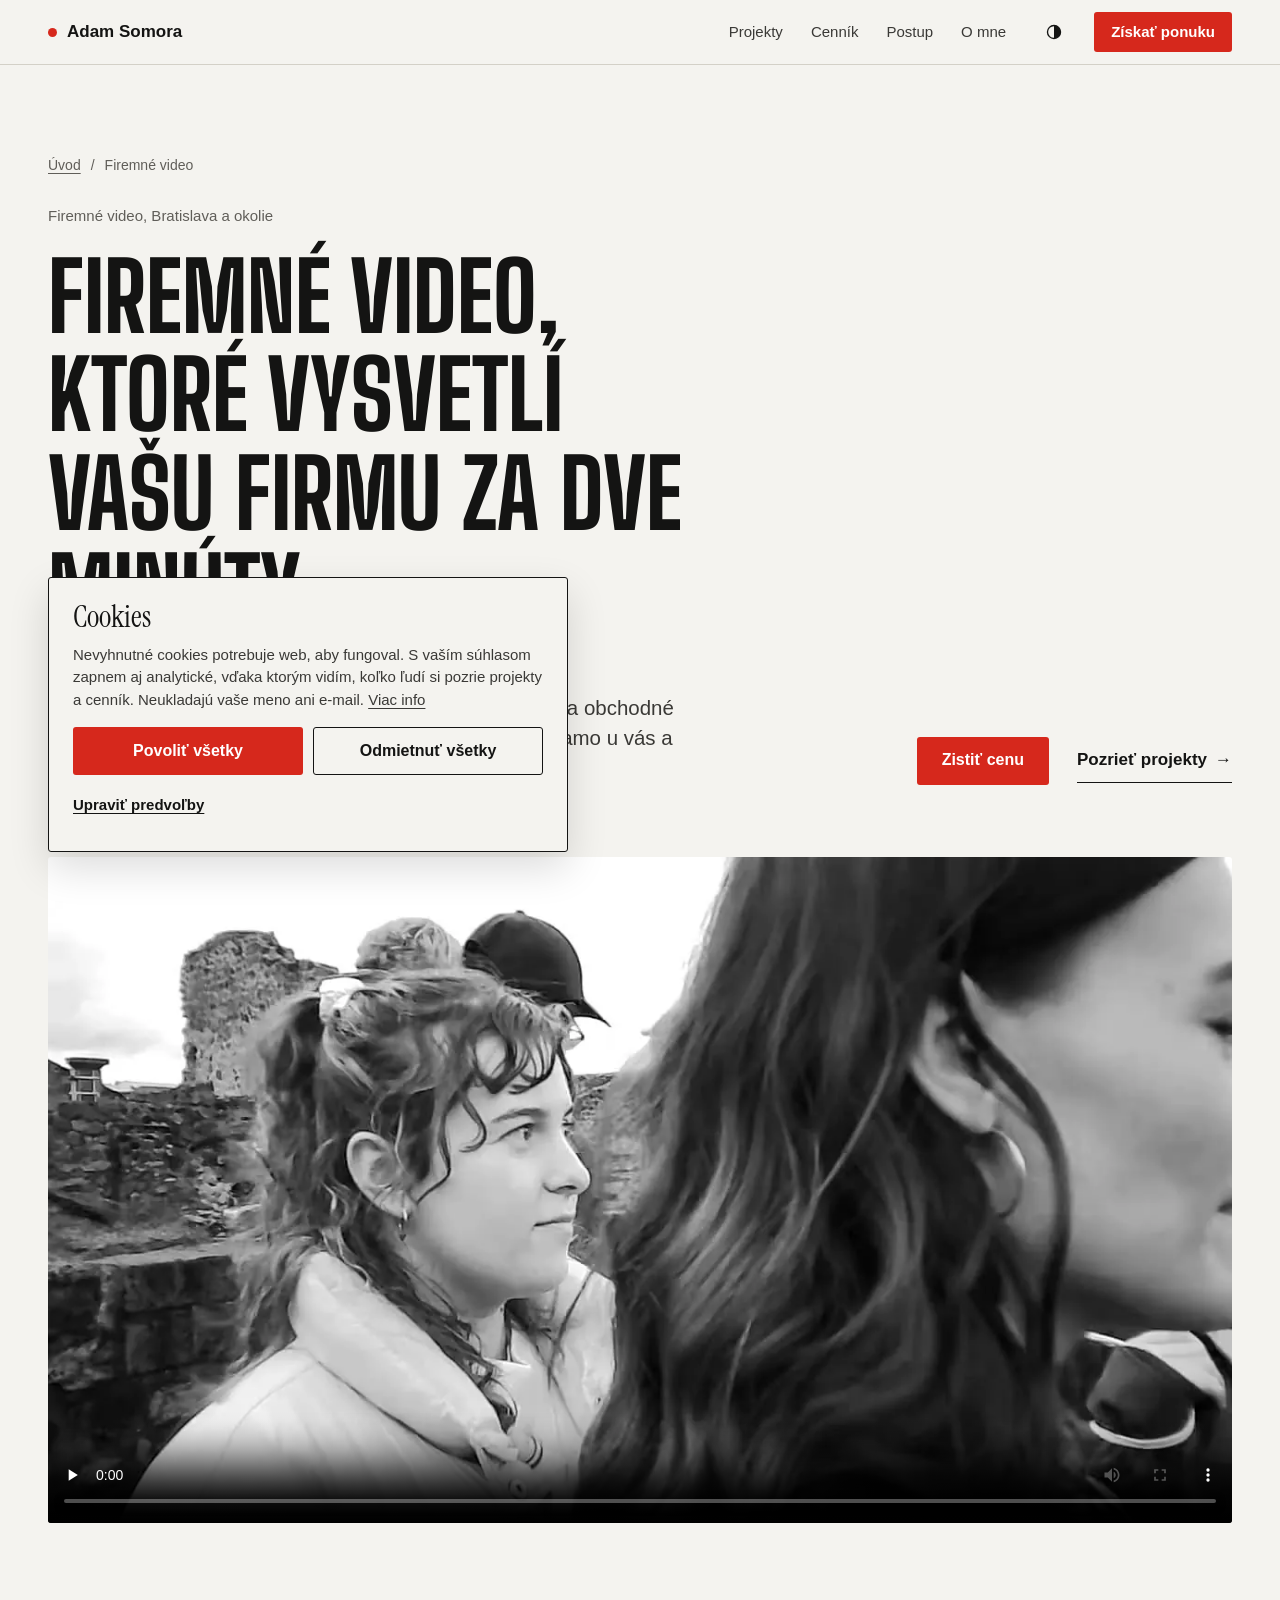
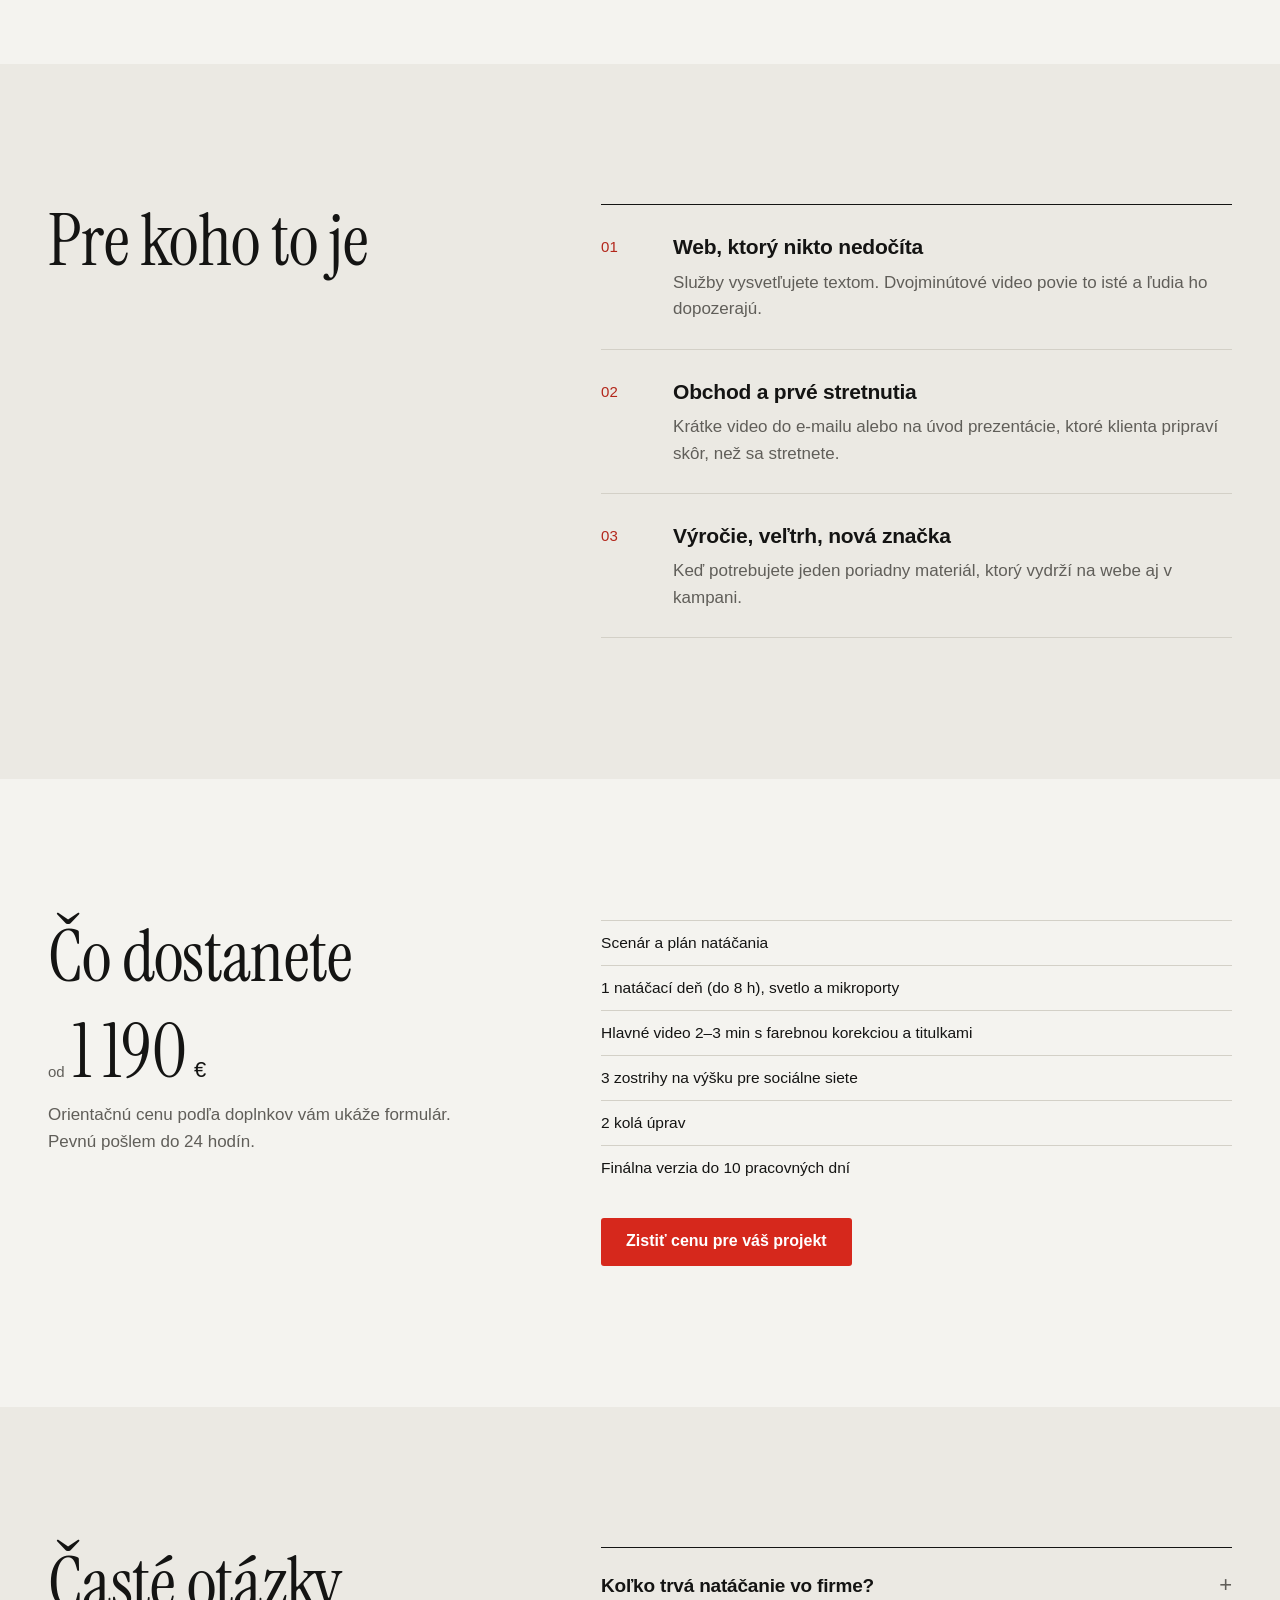
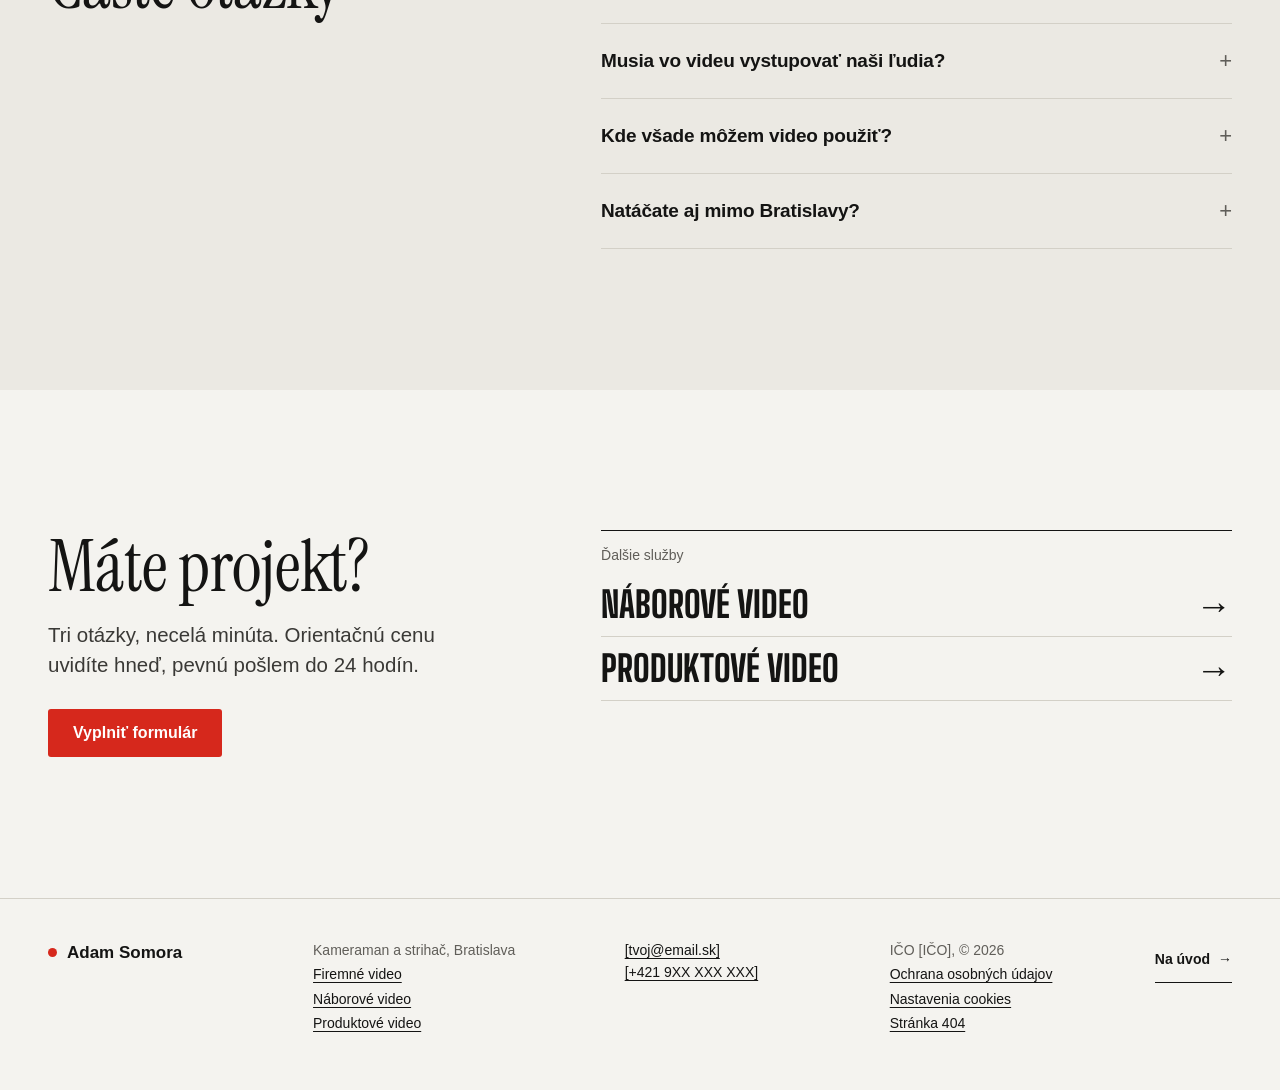
<file: firemne-video-bratislava.html>
<!doctype html>
<html lang="sk">
  <head>
    <meta charset="utf-8" />
    <meta name="viewport" content="width=device-width, initial-scale=1" />
    <title>Firemné video Bratislava – natáčanie a strih | Adam Somora</title>
    <meta name="description" content="Firemné a prezentačné videá pre web, LinkedIn a obchodné stretnutia. Natáčanie v Bratislave a okolí, scenár aj strih. Od 1 190 €, hotové do 10 pracovných dní." />
    <link rel="canonical" href="https://adamsomora.sk/firemne-video-bratislava" />
    <meta property="og:type" content="website" />
    <meta property="og:locale" content="sk_SK" />
    <meta property="og:site_name" content="Adam Somora" />
    <meta property="og:url" content="https://adamsomora.sk/firemne-video-bratislava" />
    <meta property="og:title" content="Firemné video Bratislava – natáčanie a strih | Adam Somora" />
    <meta property="og:description" content="Firemné a prezentačné videá pre web, LinkedIn a obchodné stretnutia. Natáčanie v Bratislave a okolí, scenár aj strih. Od 1 190 €, hotové do 10 pracovných dní." />
    <meta property="og:image" content="https://adamsomora.sk/img/og.jpg" />
    <meta name="twitter:card" content="summary_large_image" />
    <meta name="theme-color" content="#f4f3ef" media="(prefers-color-scheme: light)" />
    <meta name="theme-color" content="#121211" media="(prefers-color-scheme: dark)" />
    <link rel="icon" href="favicon.svg" type="image/svg+xml" />
    <link rel="apple-touch-icon" href="img/icons/apple-touch-icon.png" />
    <link rel="preload" href="fonts/big-shoulders-display-latin-800-normal.woff2" as="font" type="font/woff2" crossorigin />
    <link rel="preload" href="fonts/big-shoulders-display-latin-ext-800-normal.woff2" as="font" type="font/woff2" crossorigin />
    <script type="application/ld+json">
{
  "@context": "https://schema.org",
  "@graph": [
    {
      "@type": "Service",
      "name": "Firemné video",
      "serviceType": "Firemné video",
      "description": "Firemné a prezentačné videá pre web, LinkedIn a obchodné stretnutia. Natáčanie v Bratislave a okolí, scenár aj strih. Od 1 190 €, hotové do 10 pracovných dní.",
      "url": "https://adamsomora.sk/firemne-video-bratislava",
      "provider": {
        "@id": "https://adamsomora.sk/#sluzba"
      },
      "areaServed": [
        {
          "@type": "City",
          "name": "Bratislava"
        },
        {
          "@type": "Country",
          "name": "Slovensko"
        }
      ],
      "offers": {
        "@type": "Offer",
        "priceSpecification": {
          "@type": "PriceSpecification",
          "minPrice": 1190,
          "priceCurrency": "EUR"
        }
      }
    },
    {
      "@type": "BreadcrumbList",
      "itemListElement": [
        {
          "@type": "ListItem",
          "position": 1,
          "name": "Úvod",
          "item": "https://adamsomora.sk/"
        },
        {
          "@type": "ListItem",
          "position": 2,
          "name": "Firemné video",
          "item": "https://adamsomora.sk/firemne-video-bratislava"
        }
      ]
    },
    {
      "@type": "FAQPage",
      "mainEntity": [
        {
          "@type": "Question",
          "name": "Koľko trvá natáčanie vo firme?",
          "acceptedAnswer": {
            "@type": "Answer",
            "text": "Väčšinou jeden deň, do 8 hodín. Pri viacerých pobočkách alebo lokáciách dva. Presný plán dostanete spolu so scenárom."
          }
        },
        {
          "@type": "Question",
          "name": "Musia vo videu vystupovať naši ľudia?",
          "acceptedAnswer": {
            "@type": "Answer",
            "text": "Nie je to nutné, ale funguje to najlepšie. Nikto nečíta text z papiera. Rozprávame sa a do videa vyberiem najprirodzenejšie odpovede."
          }
        },
        {
          "@type": "Question",
          "name": "Kde všade môžem video použiť?",
          "acceptedAnswer": {
            "@type": "Answer",
            "text": "Na webe, LinkedIne, v prezentáciách aj v platenej reklame. Dostanete verzie na šírku aj na výšku."
          }
        },
        {
          "@type": "Question",
          "name": "Natáčate aj mimo Bratislavy?",
          "acceptedAnswer": {
            "@type": "Answer",
            "text": "Áno, po celom Slovensku aj v zahraničí. Do 30 km od Bratislavy je doprava v cene, inde 0,40 €/km."
          }
        }
      ]
    }
  ]
}
    </script>
    <script>
      try { const t = localStorage.getItem("theme"); if (t) document.documentElement.dataset.theme = t; } catch {}
    </script>
    <link rel="stylesheet" href="styles.css" />
    <script src="consent.js" defer></script>
  </head>
  <body>
    <a class="skip" href="#obsah">Preskočiť na obsah</a>

    <header class="site-header">
      <div class="container header-inner">
        <a href="index.html" class="brand"><span class="rec-dot" aria-hidden="true"></span>Adam Somora</a>
        <nav class="nav" aria-label="Hlavná navigácia"><a href="index.html#prace">Projekty</a><a href="index.html#ponuka">Cenník</a><a href="index.html#postup">Postup</a><a href="index.html#o-mne">O mne</a></nav>
        <button class="theme-toggle" type="button" data-theme-toggle aria-label="Prepnúť svetlý / tmavý režim">
          <svg viewBox="0 0 20 20" aria-hidden="true">
            <circle cx="10" cy="10" r="7.25" fill="none" stroke="currentColor" stroke-width="1.5"></circle>
            <path d="M10 2.75a7.25 7.25 0 0 1 0 14.5z" fill="currentColor"></path>
          </svg>
        </button>
        <a href="index.html#kontakt" class="btn btn-primary btn-sm">Získať ponuku</a>
      </div>
    </header>

      <main id="obsah">
      <!-- STRÁNKA SLUŽBY: Firemné video. Texty uprav priamo tu, ceny aj v script.js (CENNIK). -->
      <section class="svc-hero">
        <div class="container">
          <nav class="crumbs" aria-label="Omrvinky"><a href="index.html">Úvod</a><span aria-hidden="true">/</span><span>Firemné video</span></nav>
          <p class="kicker">Firemné video, Bratislava a okolie</p>
          <h1 class="hero-title">Firemné video, ktoré vysvetlí vašu firmu za dve minúty.</h1>
          <div class="hero-row">
            <p class="lead">Natáčam firemné a prezentačné videá pre web, LinkedIn a obchodné stretnutia. Scenár napíšem ja, natočíme za jeden deň priamo u vás a hotové video máte do 10 pracovných dní.</p>
            <div class="hero-ctas">
              <a href="index.html?typ=firemne#kontakt" class="btn btn-primary">Zistiť cenu</a>
              <a href="index.html#prace" class="link-arrow">Pozrieť projekty <span aria-hidden="true">→</span></a>
            </div>
          </div>
        </div>
        <div class="container svc-video">
          <video class="media" style="aspect-ratio: 16/9" src="video/projekt5.mp4" poster="img/projekt5.webp" width="1280" height="720" preload="none" controls playsinline aria-label="Ukážka práce: krátky film z Pompejí"></video>
        </div>
      </section>

      <section class="section section-alt">
        <div class="container split">
          <h2 class="display h2">Pre koho to je</h2>
          <ol class="problem-list">
              <li>
                <span class="num">01</span>
                <div><h3>Web, ktorý nikto nedočíta</h3><p class="muted">Služby vysvetľujete textom. Dvojminútové video povie to isté a ľudia ho dopozerajú.</p></div>
              </li>
              <li>
                <span class="num">02</span>
                <div><h3>Obchod a prvé stretnutia</h3><p class="muted">Krátke video do e-mailu alebo na úvod prezentácie, ktoré klienta pripraví skôr, než sa stretnete.</p></div>
              </li>
              <li>
                <span class="num">03</span>
                <div><h3>Výročie, veľtrh, nová značka</h3><p class="muted">Keď potrebujete jeden poriadny materiál, ktorý vydrží na webe aj v kampani.</p></div>
              </li>
          </ol>
        </div>
      </section>

      <section class="section">
        <div class="container split">
          <div>
            <h2 class="display h2">Čo dostanete</h2>
            <p class="price svc-price"><span class="muted">od</span> <span class="display price-value">1 190</span> €</p>
            <p class="muted">Orientačnú cenu podľa doplnkov vám ukáže formulár. Pevnú pošlem do 24 hodín.</p>
          </div>
          <div>
            <ul class="package-list svc-list">
                <li>Scenár a plán natáčania</li>
                <li>1 natáčací deň (do 8 h), svetlo a mikroporty</li>
                <li>Hlavné video 2–3 min s farebnou korekciou a titulkami</li>
                <li>3 zostrihy na výšku pre sociálne siete</li>
                <li>2 kolá úprav</li>
                <li>Finálna verzia do 10 pracovných dní</li>
            </ul>
            <a href="index.html?typ=firemne#kontakt" class="btn btn-primary">Zistiť cenu pre váš projekt</a>
          </div>
        </div>
      </section>

      <section class="section section-alt">
        <div class="container split">
          <h2 class="display h2">Časté otázky</h2>
          <div class="faq">
            <details>
              <summary>Koľko trvá natáčanie vo firme?</summary>
              <p>Väčšinou jeden deň, do 8 hodín. Pri viacerých pobočkách alebo lokáciách dva. Presný plán dostanete spolu so scenárom.</p>
            </details>
            <details>
              <summary>Musia vo videu vystupovať naši ľudia?</summary>
              <p>Nie je to nutné, ale funguje to najlepšie. Nikto nečíta text z papiera. Rozprávame sa a do videa vyberiem najprirodzenejšie odpovede.</p>
            </details>
            <details>
              <summary>Kde všade môžem video použiť?</summary>
              <p>Na webe, LinkedIne, v prezentáciách aj v platenej reklame. Dostanete verzie na šírku aj na výšku.</p>
            </details>
            <details>
              <summary>Natáčate aj mimo Bratislavy?</summary>
              <p>Áno, po celom Slovensku aj v zahraničí. Do 30 km od Bratislavy je doprava v cene, inde 0,40 €/km.</p>
            </details>
          </div>
        </div>
      </section>

      <section class="section svc-cta">
        <div class="container split">
          <div>
            <h2 class="display h2">Máte projekt?</h2>
            <p class="lead">Tri otázky, necelá minúta. Orientačnú cenu uvidíte hneď, pevnú pošlem do 24 hodín.</p>
            <a href="index.html?typ=firemne#kontakt" class="btn btn-primary">Vyplniť formulár</a>
          </div>
          <div class="svc-others">
            <p class="muted small">Ďalšie služby</p>
            <a class="svc-other" href="naborove-video.html"><span>Náborové video</span><span aria-hidden="true">→</span></a>
            <a class="svc-other" href="produktove-video.html"><span>Produktové video</span><span aria-hidden="true">→</span></a>
          </div>
        </div>
      </section>
    </main>

    <footer class="site-footer">
      <div class="container footer-inner">
        <p class="brand"><span class="rec-dot" aria-hidden="true"></span>Adam Somora</p>
        <div class="small footer-services">
          <p class="muted">Kameraman a strihač, Bratislava</p>
          <p><a href="firemne-video-bratislava.html">Firemné video</a></p>
          <p><a href="naborove-video.html">Náborové video</a></p>
          <p><a href="produktove-video.html">Produktové video</a></p>
        </div>
        <p class="small">
          <a href="mailto:[tvoj@email.sk]">[tvoj@email.sk]</a><br /><a href="tel:[+421 9XX XXX XXX]">[+421 9XX XXX XXX]</a>
        </p>
        <div class="small footer-legal">
          <p class="muted">IČO [IČO], © 2026</p>
          <p><a href="ochrana-osobnych-udajov.html">Ochrana osobných údajov</a></p>
          <p><a href="#" data-cookie-settings>Nastavenia cookies</a></p>
          <p><a href="404.html">Stránka 404</a></p>
        </div>
        <a href="index.html" class="link-arrow small">Na úvod <span aria-hidden="true">→</span></a>
      </div>
    </footer>

    <script src="script.js" defer></script>
  </body>
</html>
</file>
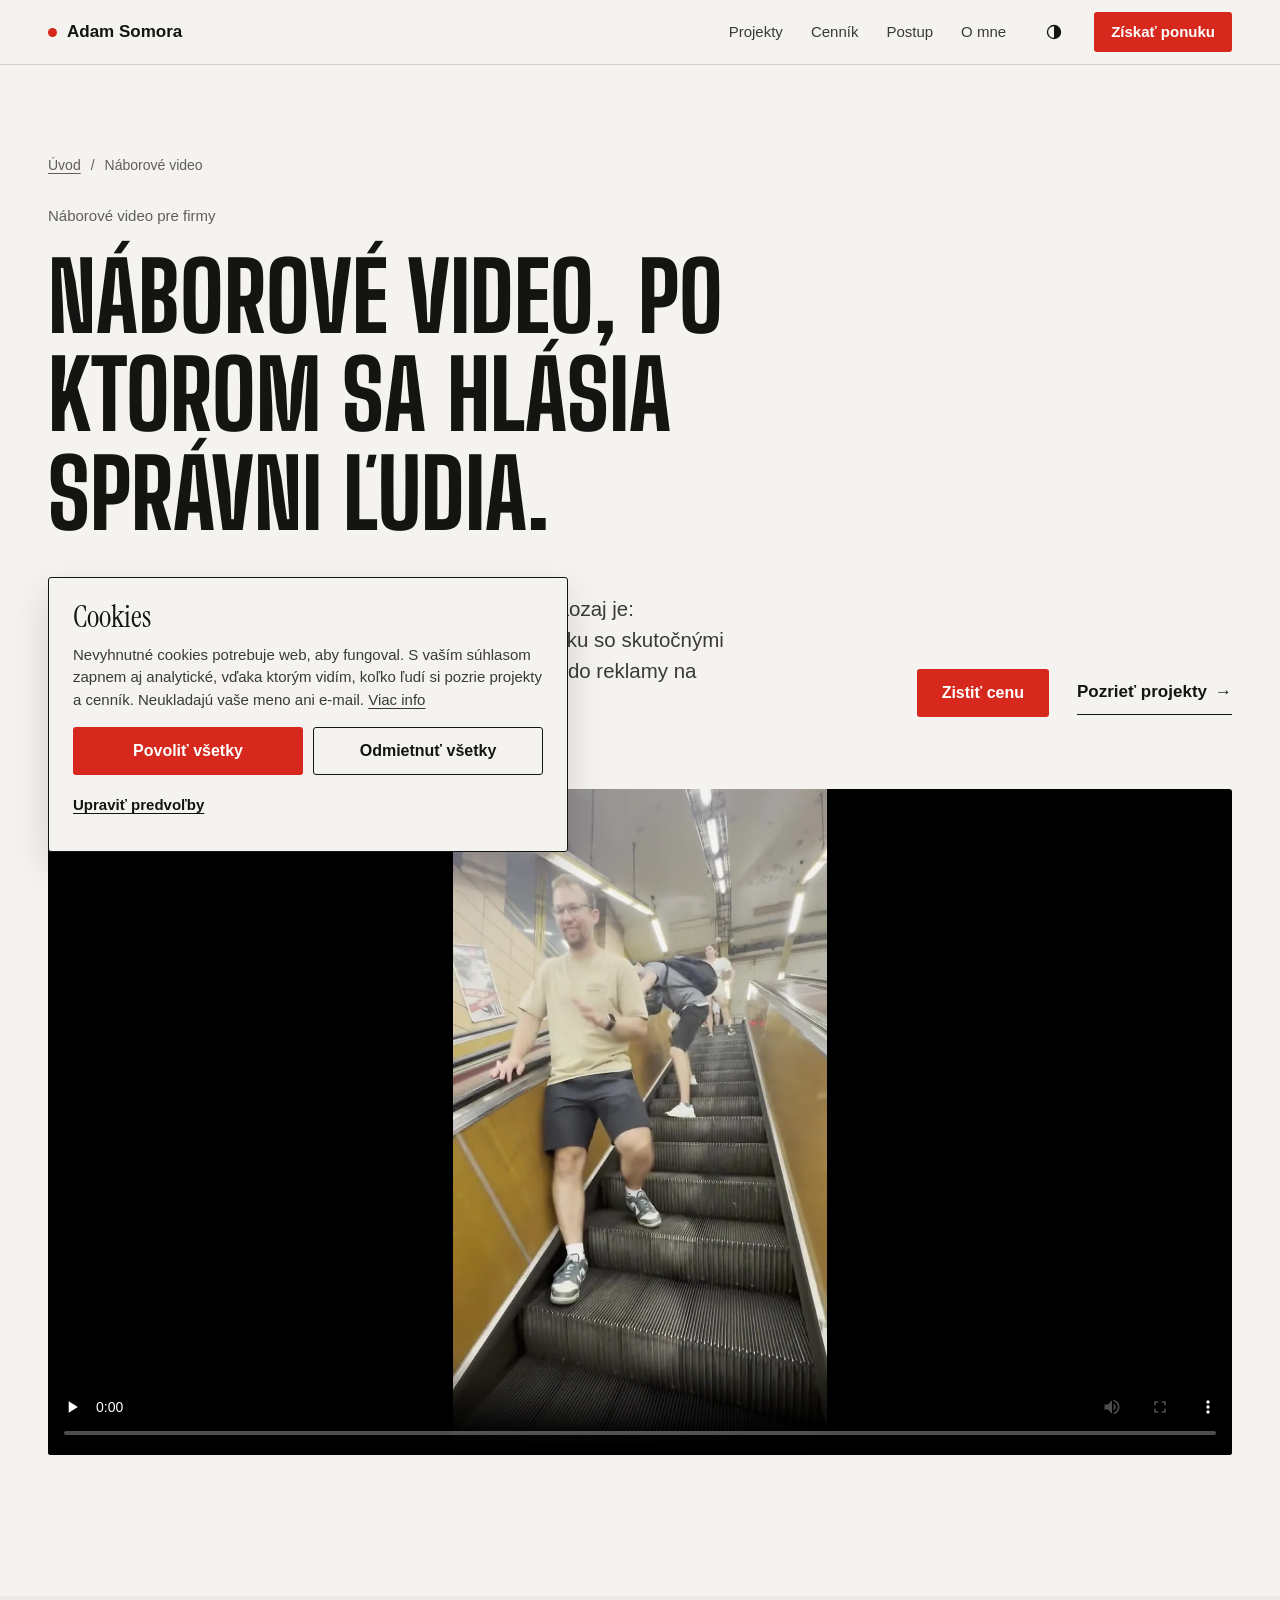
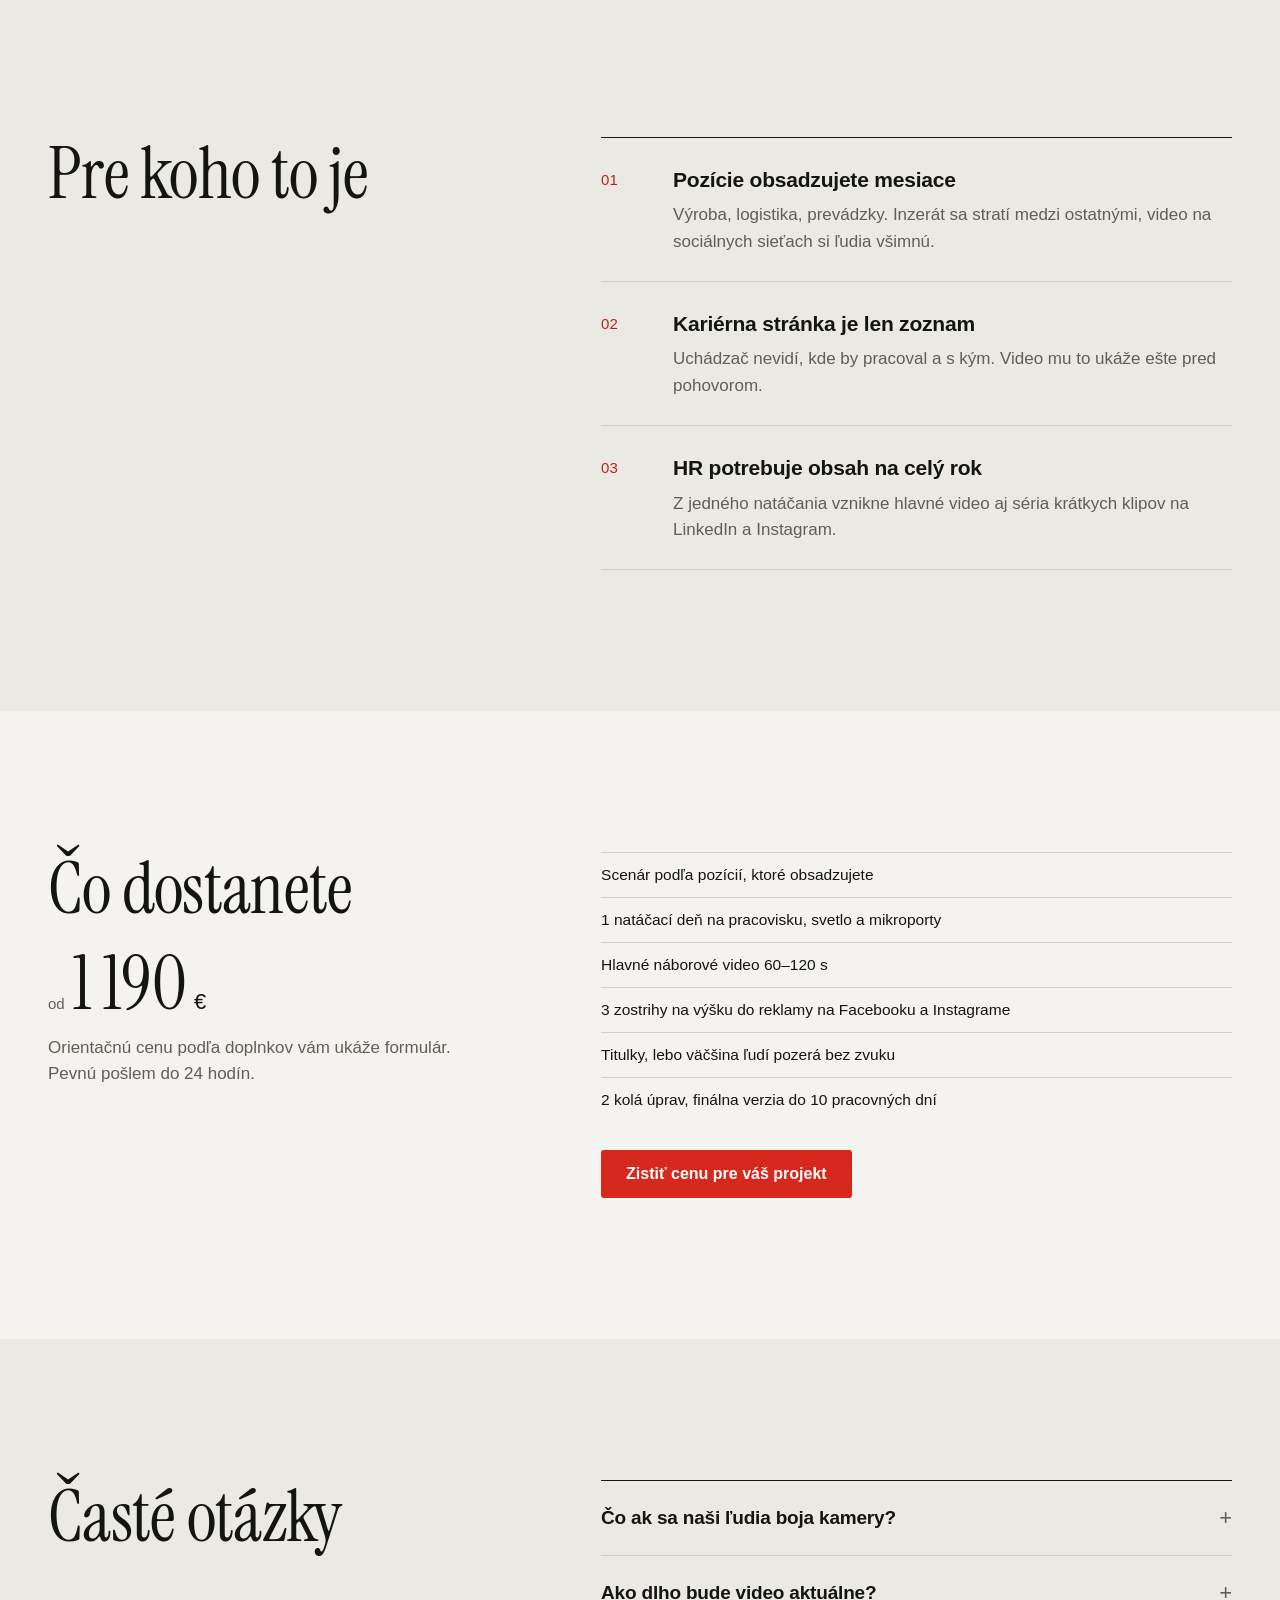
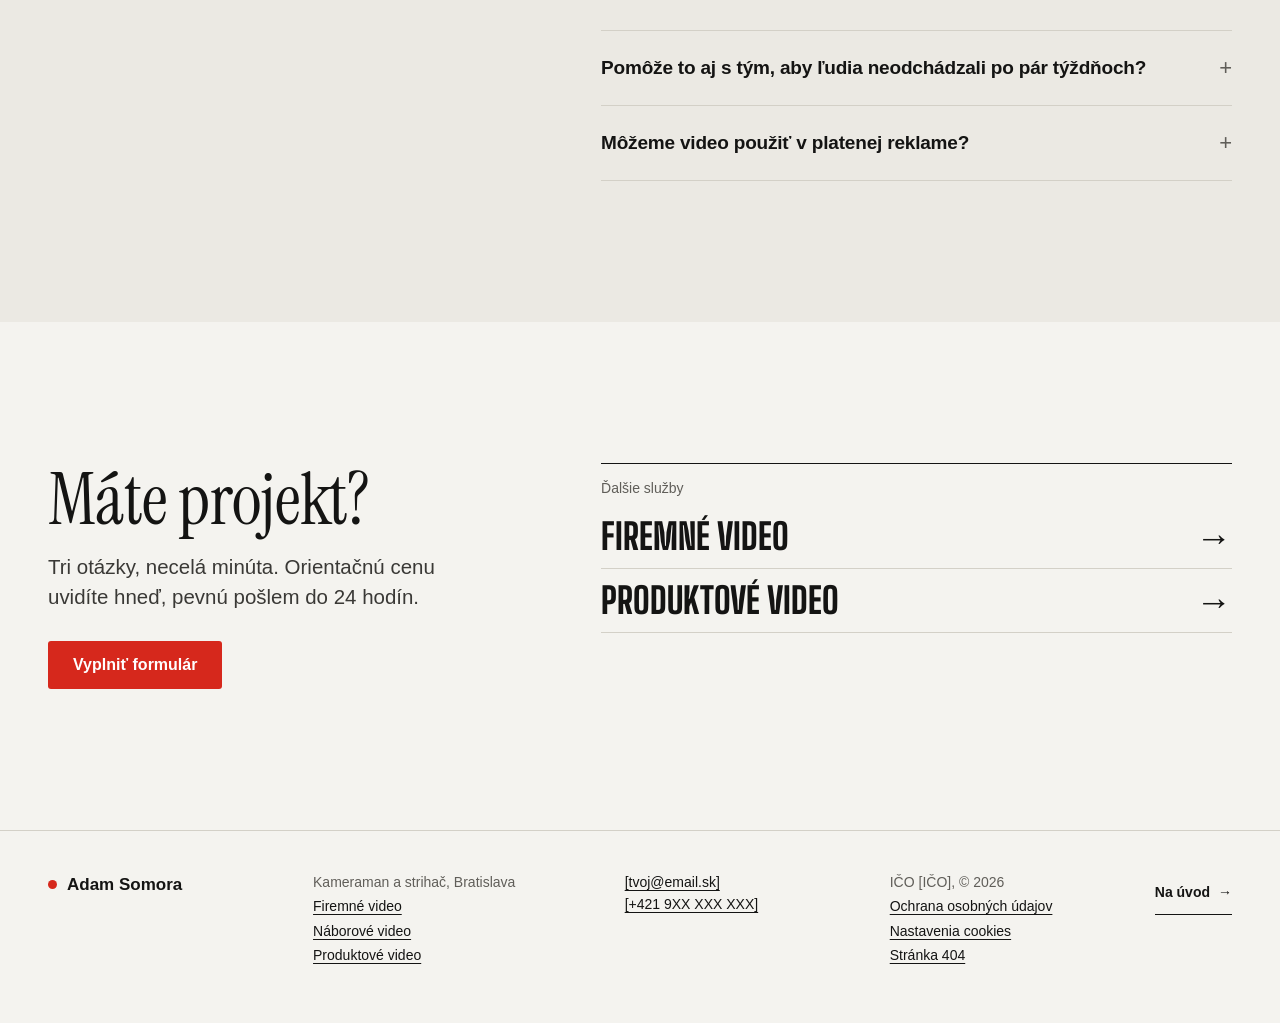
<file: naborove-video.html>
<!doctype html>
<html lang="sk">
  <head>
    <meta charset="utf-8" />
    <meta name="viewport" content="width=device-width, initial-scale=1" />
    <title>Náborové video pre firmy – natáčanie na pracovisku | Adam Somora</title>
    <meta name="description" content="Náborové videá priamo z vášho pracoviska so skutočnými zamestnancami. Hlavné video aj zostrihy na sociálne siete. Bratislava a celé Slovensko, od 1 190 €." />
    <link rel="canonical" href="https://adamsomora.sk/naborove-video" />
    <meta property="og:type" content="website" />
    <meta property="og:locale" content="sk_SK" />
    <meta property="og:site_name" content="Adam Somora" />
    <meta property="og:url" content="https://adamsomora.sk/naborove-video" />
    <meta property="og:title" content="Náborové video pre firmy – natáčanie na pracovisku | Adam Somora" />
    <meta property="og:description" content="Náborové videá priamo z vášho pracoviska so skutočnými zamestnancami. Hlavné video aj zostrihy na sociálne siete. Bratislava a celé Slovensko, od 1 190 €." />
    <meta property="og:image" content="https://adamsomora.sk/img/og.jpg" />
    <meta name="twitter:card" content="summary_large_image" />
    <meta name="theme-color" content="#f4f3ef" media="(prefers-color-scheme: light)" />
    <meta name="theme-color" content="#121211" media="(prefers-color-scheme: dark)" />
    <link rel="icon" href="favicon.svg" type="image/svg+xml" />
    <link rel="apple-touch-icon" href="img/icons/apple-touch-icon.png" />
    <link rel="preload" href="fonts/big-shoulders-display-latin-800-normal.woff2" as="font" type="font/woff2" crossorigin />
    <link rel="preload" href="fonts/big-shoulders-display-latin-ext-800-normal.woff2" as="font" type="font/woff2" crossorigin />
    <script type="application/ld+json">
{
  "@context": "https://schema.org",
  "@graph": [
    {
      "@type": "Service",
      "name": "Náborové video",
      "serviceType": "Náborové video",
      "description": "Náborové videá priamo z vášho pracoviska so skutočnými zamestnancami. Hlavné video aj zostrihy na sociálne siete. Bratislava a celé Slovensko, od 1 190 €.",
      "url": "https://adamsomora.sk/naborove-video",
      "provider": {
        "@id": "https://adamsomora.sk/#sluzba"
      },
      "areaServed": [
        {
          "@type": "City",
          "name": "Bratislava"
        },
        {
          "@type": "Country",
          "name": "Slovensko"
        }
      ],
      "offers": {
        "@type": "Offer",
        "priceSpecification": {
          "@type": "PriceSpecification",
          "minPrice": 1190,
          "priceCurrency": "EUR"
        }
      }
    },
    {
      "@type": "BreadcrumbList",
      "itemListElement": [
        {
          "@type": "ListItem",
          "position": 1,
          "name": "Úvod",
          "item": "https://adamsomora.sk/"
        },
        {
          "@type": "ListItem",
          "position": 2,
          "name": "Náborové video",
          "item": "https://adamsomora.sk/naborove-video"
        }
      ]
    },
    {
      "@type": "FAQPage",
      "mainEntity": [
        {
          "@type": "Question",
          "name": "Čo ak sa naši ľudia boja kamery?",
          "acceptedAnswer": {
            "@type": "Answer",
            "text": "Väčšina sa bojí. Nečítajú pripravený text, rozprávame sa a do videa vyberiem najprirodzenejšie odpovede. Po prvých minútach na kameru zabudnú."
          }
        },
        {
          "@type": "Question",
          "name": "Ako dlho bude video aktuálne?",
          "acceptedAnswer": {
            "@type": "Answer",
            "text": "Ak vo videu nepomenujeme konkrétne mzdy a pozície, zvyčajne dva až tri roky. Krátke klipy k aktuálnym pozíciám sa dajú meniť samostatne."
          }
        },
        {
          "@type": "Question",
          "name": "Pomôže to aj s tým, aby ľudia neodchádzali po pár týždňoch?",
          "acceptedAnswer": {
            "@type": "Answer",
            "text": "Uchádzač vidí prácu skôr, než príde na pohovor, takže sa hlásia ľudia, ktorí vedia, do čoho idú. Koľko to pomôže vo vašej firme, vám vopred nesľúbim."
          }
        },
        {
          "@type": "Question",
          "name": "Môžeme video použiť v platenej reklame?",
          "acceptedAnswer": {
            "@type": "Answer",
            "text": "Áno. Hudba je s licenciou na komerčné použitie a zostrihy na výšku sú pripravené presne na reklamu."
          }
        }
      ]
    }
  ]
}
    </script>
    <script>
      try { const t = localStorage.getItem("theme"); if (t) document.documentElement.dataset.theme = t; } catch {}
    </script>
    <link rel="stylesheet" href="styles.css" />
    <script src="consent.js" defer></script>
  </head>
  <body>
    <a class="skip" href="#obsah">Preskočiť na obsah</a>

    <header class="site-header">
      <div class="container header-inner">
        <a href="index.html" class="brand"><span class="rec-dot" aria-hidden="true"></span>Adam Somora</a>
        <nav class="nav" aria-label="Hlavná navigácia"><a href="index.html#prace">Projekty</a><a href="index.html#ponuka">Cenník</a><a href="index.html#postup">Postup</a><a href="index.html#o-mne">O mne</a></nav>
        <button class="theme-toggle" type="button" data-theme-toggle aria-label="Prepnúť svetlý / tmavý režim">
          <svg viewBox="0 0 20 20" aria-hidden="true">
            <circle cx="10" cy="10" r="7.25" fill="none" stroke="currentColor" stroke-width="1.5"></circle>
            <path d="M10 2.75a7.25 7.25 0 0 1 0 14.5z" fill="currentColor"></path>
          </svg>
        </button>
        <a href="index.html#kontakt" class="btn btn-primary btn-sm">Získať ponuku</a>
      </div>
    </header>

      <main id="obsah">
      <!-- STRÁNKA SLUŽBY: Náborové video. Texty uprav priamo tu, ceny aj v script.js (CENNIK). -->
      <section class="svc-hero">
        <div class="container">
          <nav class="crumbs" aria-label="Omrvinky"><a href="index.html">Úvod</a><span aria-hidden="true">/</span><span>Náborové video</span></nav>
          <p class="kicker">Náborové video pre firmy</p>
          <h1 class="hero-title">Náborové video, po ktorom sa hlásia správni ľudia.</h1>
          <div class="hero-row">
            <p class="lead">Inzerát povie, koho hľadáte. Video ukáže, aké to u vás naozaj je: prostredie, kolegov a prácu. Natáčam priamo na pracovisku so skutočnými zamestnancami a k hlavnému videu pripravím aj zostrihy do reklamy na sociálnych sieťach.</p>
            <div class="hero-ctas">
              <a href="index.html?typ=naborove#kontakt" class="btn btn-primary">Zistiť cenu</a>
              <a href="index.html#prace" class="link-arrow">Pozrieť projekty <span aria-hidden="true">→</span></a>
            </div>
          </div>
        </div>
        <div class="container svc-video">
          <video class="media media-contain" style="aspect-ratio: 16/9" src="video/projekt1.mp4" poster="img/projekt1.webp" width="1280" height="720" preload="none" controls playsinline aria-label="Ukážka práce: video na výšku"></video>
        </div>
      </section>

      <section class="section section-alt">
        <div class="container split">
          <h2 class="display h2">Pre koho to je</h2>
          <ol class="problem-list">
              <li>
                <span class="num">01</span>
                <div><h3>Pozície obsadzujete mesiace</h3><p class="muted">Výroba, logistika, prevádzky. Inzerát sa stratí medzi ostatnými, video na sociálnych sieťach si ľudia všimnú.</p></div>
              </li>
              <li>
                <span class="num">02</span>
                <div><h3>Kariérna stránka je len zoznam</h3><p class="muted">Uchádzač nevidí, kde by pracoval a s kým. Video mu to ukáže ešte pred pohovorom.</p></div>
              </li>
              <li>
                <span class="num">03</span>
                <div><h3>HR potrebuje obsah na celý rok</h3><p class="muted">Z jedného natáčania vznikne hlavné video aj séria krátkych klipov na LinkedIn a Instagram.</p></div>
              </li>
          </ol>
        </div>
      </section>

      <section class="section">
        <div class="container split">
          <div>
            <h2 class="display h2">Čo dostanete</h2>
            <p class="price svc-price"><span class="muted">od</span> <span class="display price-value">1 190</span> €</p>
            <p class="muted">Orientačnú cenu podľa doplnkov vám ukáže formulár. Pevnú pošlem do 24 hodín.</p>
          </div>
          <div>
            <ul class="package-list svc-list">
                <li>Scenár podľa pozícií, ktoré obsadzujete</li>
                <li>1 natáčací deň na pracovisku, svetlo a mikroporty</li>
                <li>Hlavné náborové video 60–120 s</li>
                <li>3 zostrihy na výšku do reklamy na Facebooku a Instagrame</li>
                <li>Titulky, lebo väčšina ľudí pozerá bez zvuku</li>
                <li>2 kolá úprav, finálna verzia do 10 pracovných dní</li>
            </ul>
            <a href="index.html?typ=naborove#kontakt" class="btn btn-primary">Zistiť cenu pre váš projekt</a>
          </div>
        </div>
      </section>

      <section class="section section-alt">
        <div class="container split">
          <h2 class="display h2">Časté otázky</h2>
          <div class="faq">
            <details>
              <summary>Čo ak sa naši ľudia boja kamery?</summary>
              <p>Väčšina sa bojí. Nečítajú pripravený text, rozprávame sa a do videa vyberiem najprirodzenejšie odpovede. Po prvých minútach na kameru zabudnú.</p>
            </details>
            <details>
              <summary>Ako dlho bude video aktuálne?</summary>
              <p>Ak vo videu nepomenujeme konkrétne mzdy a pozície, zvyčajne dva až tri roky. Krátke klipy k aktuálnym pozíciám sa dajú meniť samostatne.</p>
            </details>
            <details>
              <summary>Pomôže to aj s tým, aby ľudia neodchádzali po pár týždňoch?</summary>
              <p>Uchádzač vidí prácu skôr, než príde na pohovor, takže sa hlásia ľudia, ktorí vedia, do čoho idú. Koľko to pomôže vo vašej firme, vám vopred nesľúbim.</p>
            </details>
            <details>
              <summary>Môžeme video použiť v platenej reklame?</summary>
              <p>Áno. Hudba je s licenciou na komerčné použitie a zostrihy na výšku sú pripravené presne na reklamu.</p>
            </details>
          </div>
        </div>
      </section>

      <section class="section svc-cta">
        <div class="container split">
          <div>
            <h2 class="display h2">Máte projekt?</h2>
            <p class="lead">Tri otázky, necelá minúta. Orientačnú cenu uvidíte hneď, pevnú pošlem do 24 hodín.</p>
            <a href="index.html?typ=naborove#kontakt" class="btn btn-primary">Vyplniť formulár</a>
          </div>
          <div class="svc-others">
            <p class="muted small">Ďalšie služby</p>
            <a class="svc-other" href="firemne-video-bratislava.html"><span>Firemné video</span><span aria-hidden="true">→</span></a>
            <a class="svc-other" href="produktove-video.html"><span>Produktové video</span><span aria-hidden="true">→</span></a>
          </div>
        </div>
      </section>
    </main>

    <footer class="site-footer">
      <div class="container footer-inner">
        <p class="brand"><span class="rec-dot" aria-hidden="true"></span>Adam Somora</p>
        <div class="small footer-services">
          <p class="muted">Kameraman a strihač, Bratislava</p>
          <p><a href="firemne-video-bratislava.html">Firemné video</a></p>
          <p><a href="naborove-video.html">Náborové video</a></p>
          <p><a href="produktove-video.html">Produktové video</a></p>
        </div>
        <p class="small">
          <a href="mailto:[tvoj@email.sk]">[tvoj@email.sk]</a><br /><a href="tel:[+421 9XX XXX XXX]">[+421 9XX XXX XXX]</a>
        </p>
        <div class="small footer-legal">
          <p class="muted">IČO [IČO], © 2026</p>
          <p><a href="ochrana-osobnych-udajov.html">Ochrana osobných údajov</a></p>
          <p><a href="#" data-cookie-settings>Nastavenia cookies</a></p>
          <p><a href="404.html">Stránka 404</a></p>
        </div>
        <a href="index.html" class="link-arrow small">Na úvod <span aria-hidden="true">→</span></a>
      </div>
    </footer>

    <script src="script.js" defer></script>
  </body>
</html>
</file>
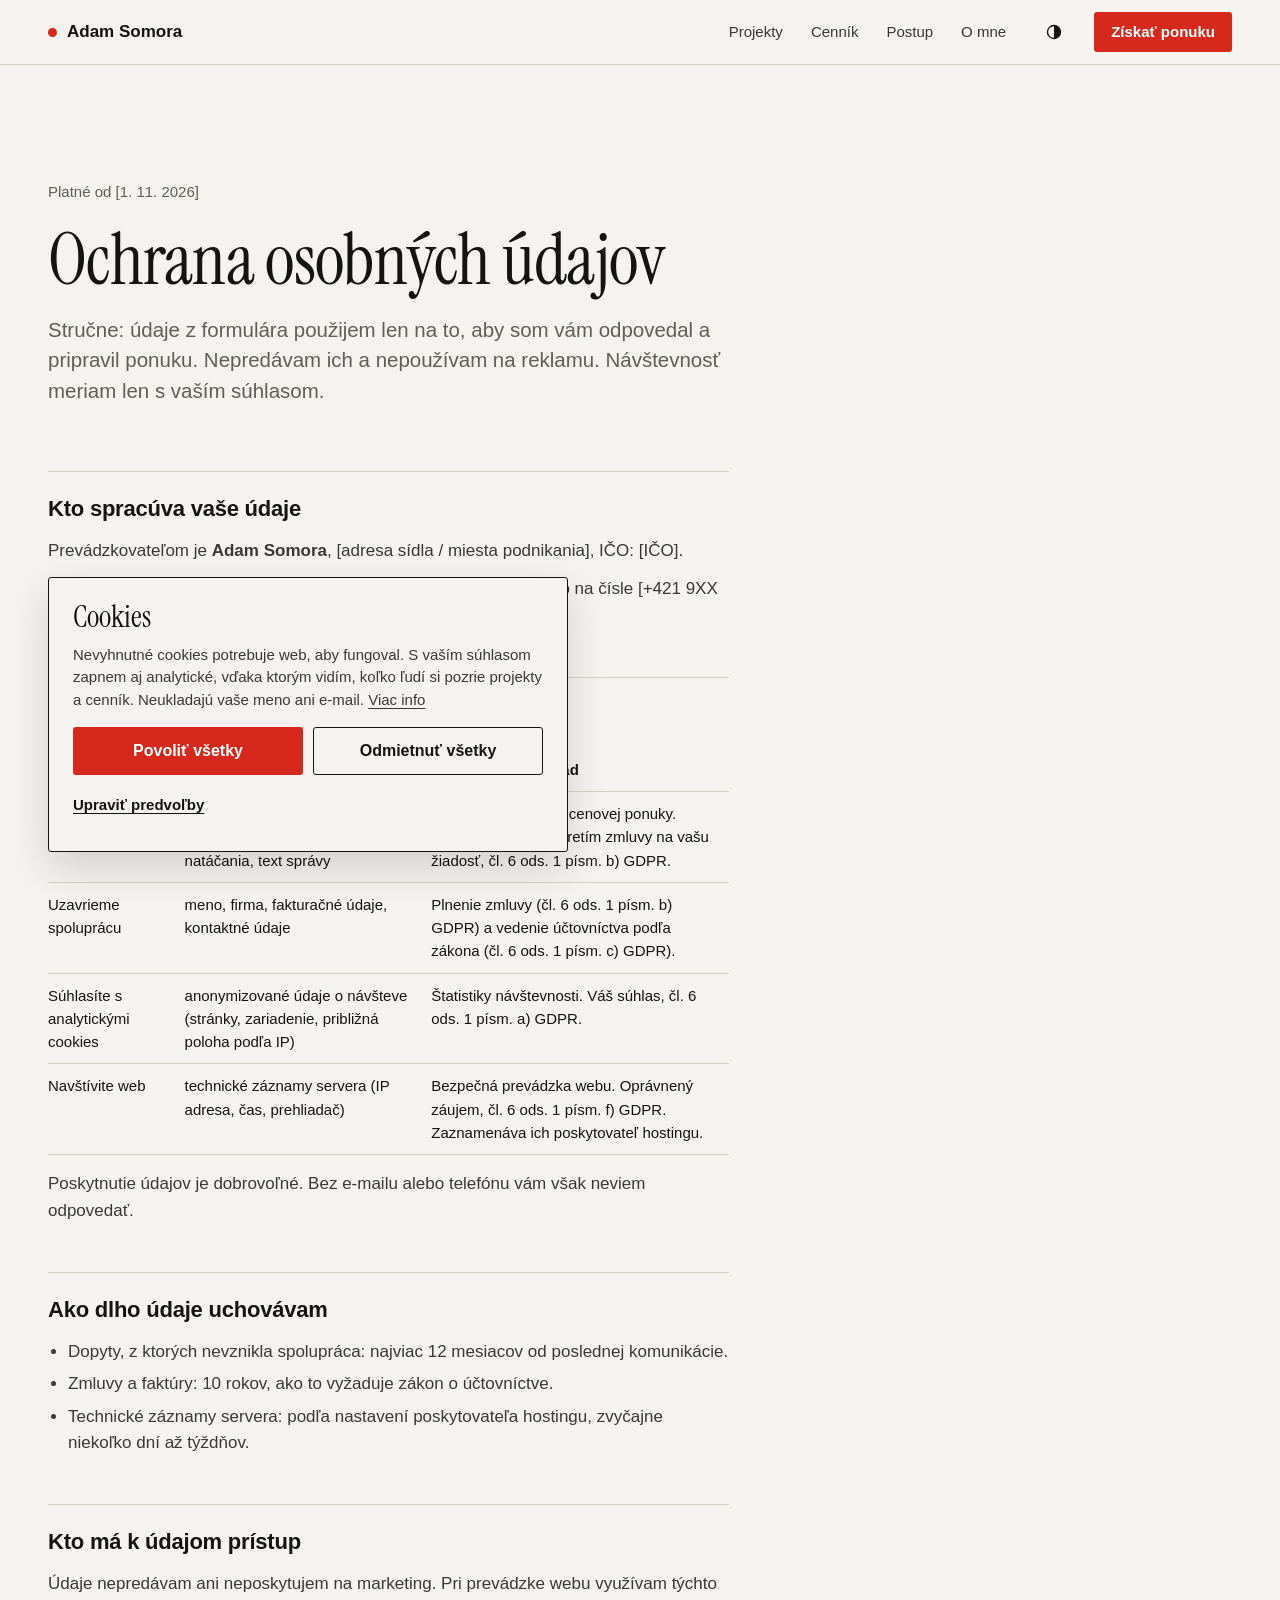
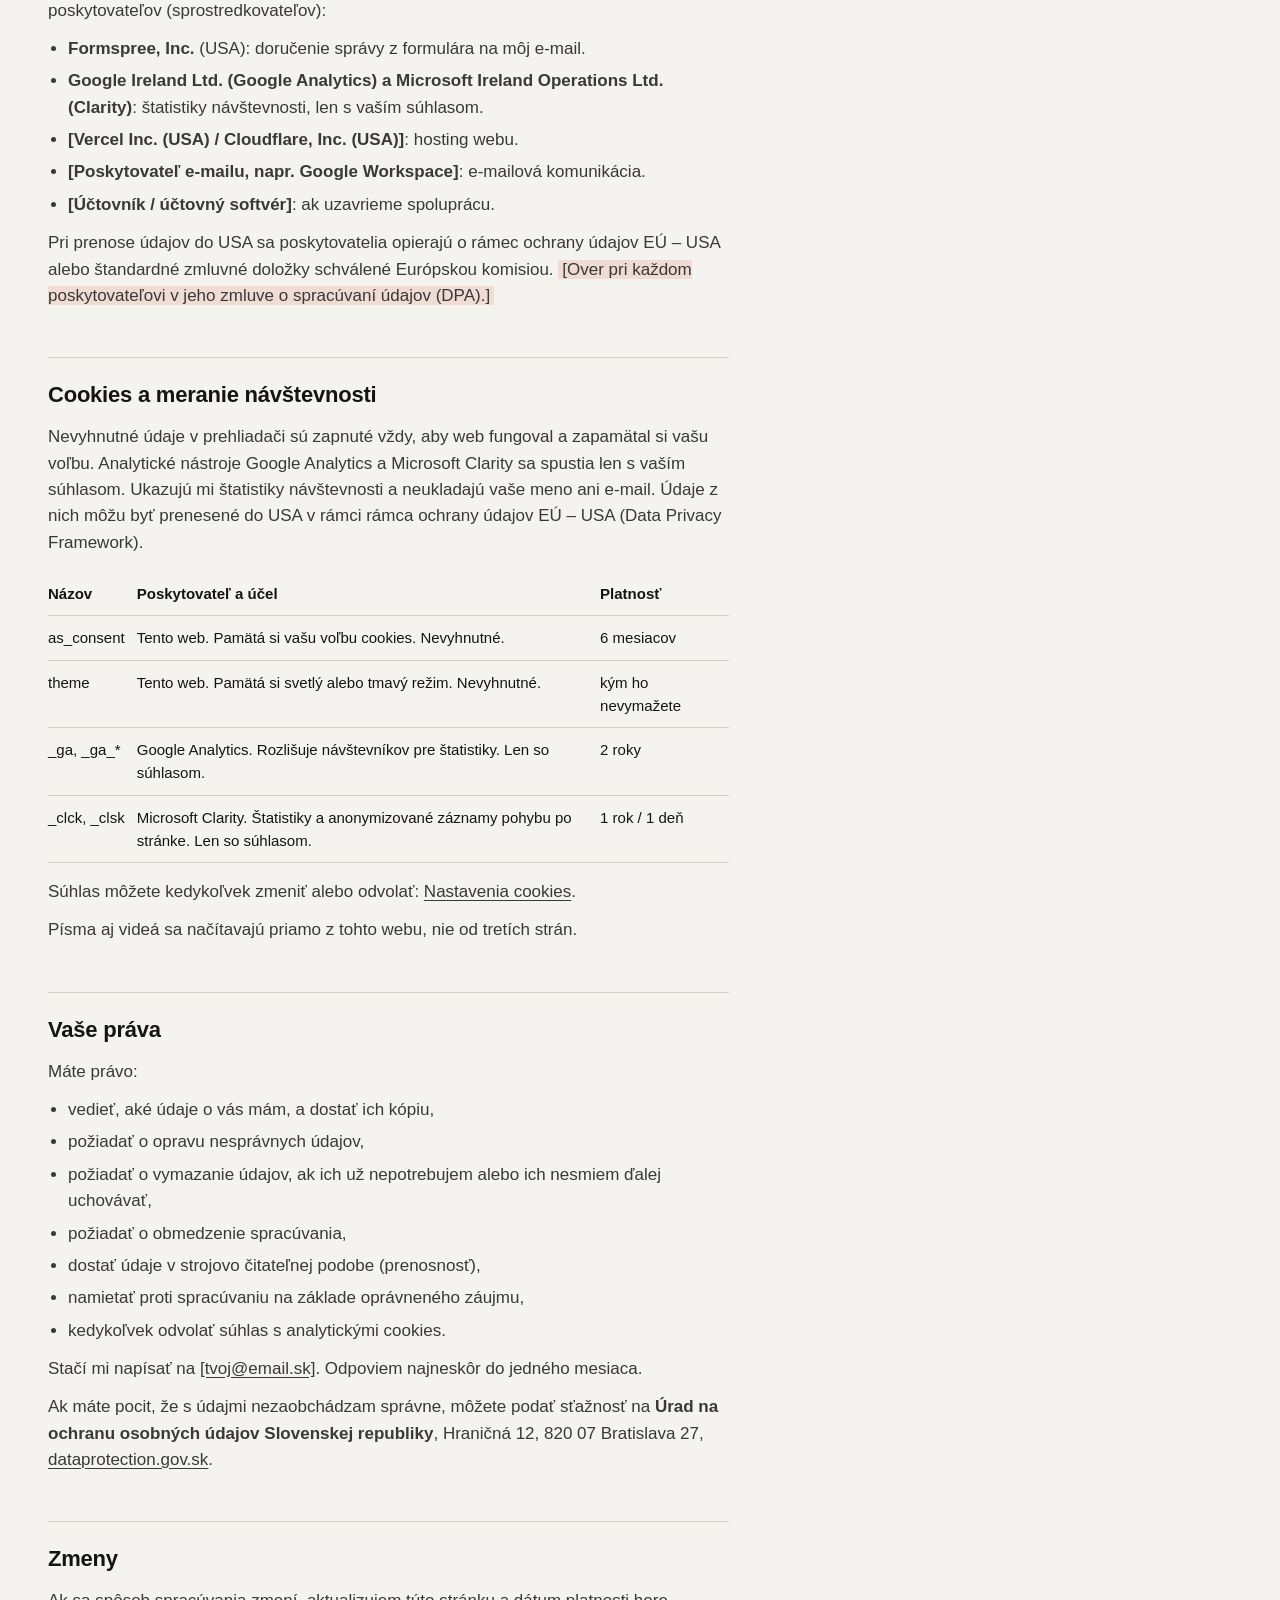
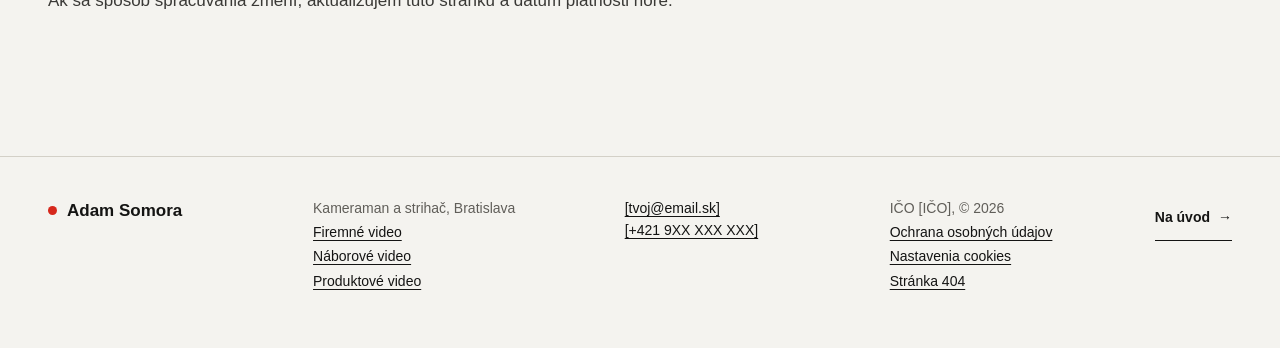
<file: ochrana-osobnych-udajov.html>
<!doctype html>
<html lang="sk">
  <head>
    <meta charset="utf-8" />
    <meta name="viewport" content="width=device-width, initial-scale=1" />
    <title>Ochrana osobných údajov – Adam Somora</title>
    <meta name="description" content="Ako spracúvam osobné údaje z kontaktného formulára a webu." />
    <link rel="canonical" href="https://adamsomora.sk/ochrana-osobnych-udajov" />
    <meta property="og:type" content="website" />
    <meta property="og:locale" content="sk_SK" />
    <meta property="og:site_name" content="Adam Somora" />
    <meta property="og:title" content="Ochrana osobných údajov – Adam Somora" />
    <meta property="og:image" content="https://adamsomora.sk/img/og.jpg" />
    <meta name="theme-color" content="#f4f3ef" media="(prefers-color-scheme: light)" />
    <meta name="theme-color" content="#121211" media="(prefers-color-scheme: dark)" />
    <link rel="icon" href="favicon.svg" type="image/svg+xml" />
    <link rel="apple-touch-icon" href="img/icons/apple-touch-icon.png" />
    <script>
      try { const t = localStorage.getItem("theme"); if (t) document.documentElement.dataset.theme = t; } catch {}
    </script>
    <link rel="stylesheet" href="styles.css" />
    <script src="consent.js" defer></script>
  </head>
  <body>
    <a class="skip" href="#obsah">Preskočiť na obsah</a>

    <header class="site-header">
      <div class="container header-inner">
        <a href="index.html" class="brand"><span class="rec-dot" aria-hidden="true"></span>Adam Somora</a>
        <nav class="nav" aria-label="Hlavná navigácia"><a href="index.html#prace">Projekty</a><a href="index.html#ponuka">Cenník</a><a href="index.html#postup">Postup</a><a href="index.html#o-mne">O mne</a></nav>
        <button class="theme-toggle" type="button" data-theme-toggle aria-label="Prepnúť svetlý / tmavý režim">
          <svg viewBox="0 0 20 20" aria-hidden="true">
            <circle cx="10" cy="10" r="7.25" fill="none" stroke="currentColor" stroke-width="1.5"></circle>
            <path d="M10 2.75a7.25 7.25 0 0 1 0 14.5z" fill="currentColor"></path>
          </svg>
        </button>
        <a href="index.html#kontakt" class="btn btn-primary btn-sm">Získať ponuku</a>
      </div>
    </header>

    <main id="obsah">
      <!-- OCHRANA OSOBNÝCH ÚDAJOV: hranaté zátvorky [ ] doplň pred spustením -->
      <article class="legal">
        <div class="container">
          <p class="kicker">Platné od [1. 11. 2026]</p>
          <h1 class="display h2">Ochrana osobných údajov</h1>
          <p class="lead muted">Stručne: údaje z formulára použijem len na to, aby som vám odpovedal a pripravil ponuku. Nepredávam ich a nepoužívam na reklamu. Návštevnosť meriam len s vaším súhlasom.</p>

          <div class="legal-body">
            <h2>Kto spracúva vaše údaje</h2>
            <p>Prevádzkovateľom je <strong>Adam Somora</strong>, [adresa sídla / miesta podnikania], IČO: [IČO].</p>
            <p>V otázkach osobných údajov ma kontaktujte na <a href="mailto:[tvoj@email.sk]">[tvoj@email.sk]</a> alebo na čísle [+421 9XX XXX XXX].</p>

            <h2>Aké údaje spracúvam a prečo</h2>
            <table>
              <thead>
                <tr><th>Situácia</th><th>Údaje</th><th>Účel a právny základ</th></tr>
              </thead>
              <tbody>
                <tr>
                  <td>Vyplníte formulár alebo mi napíšete</td>
                  <td>meno, firma, e-mail, telefón, typ videa, rozpočet, termín, miesto natáčania, text správy</td>
                  <td>Odpoveď a príprava cenovej ponuky. Opatrenia pred uzavretím zmluvy na vašu žiadosť, čl. 6 ods. 1 písm. b) GDPR.</td>
                </tr>
                <tr>
                  <td>Uzavrieme spoluprácu</td>
                  <td>meno, firma, fakturačné údaje, kontaktné údaje</td>
                  <td>Plnenie zmluvy (čl. 6 ods. 1 písm. b) GDPR) a vedenie účtovníctva podľa zákona (čl. 6 ods. 1 písm. c) GDPR).</td>
                </tr>
                <tr>
                  <td>Súhlasíte s analytickými cookies</td>
                  <td>anonymizované údaje o návšteve (stránky, zariadenie, približná poloha podľa IP)</td>
                  <td>Štatistiky návštevnosti. Váš súhlas, čl. 6 ods. 1 písm. a) GDPR.</td>
                </tr>
                <tr>
                  <td>Navštívite web</td>
                  <td>technické záznamy servera (IP adresa, čas, prehliadač)</td>
                  <td>Bezpečná prevádzka webu. Oprávnený záujem, čl. 6 ods. 1 písm. f) GDPR. Zaznamenáva ich poskytovateľ hostingu.</td>
                </tr>
              </tbody>
            </table>
            <p>Poskytnutie údajov je dobrovoľné. Bez e-mailu alebo telefónu vám však neviem odpovedať.</p>

            <h2>Ako dlho údaje uchovávam</h2>
            <ul>
              <li>Dopyty, z ktorých nevznikla spolupráca: najviac 12 mesiacov od poslednej komunikácie.</li>
              <li>Zmluvy a faktúry: 10 rokov, ako to vyžaduje zákon o účtovníctve.</li>
              <li>Technické záznamy servera: podľa nastavení poskytovateľa hostingu, zvyčajne niekoľko dní až týždňov.</li>
            </ul>

            <h2>Kto má k údajom prístup</h2>
            <p>Údaje nepredávam ani neposkytujem na marketing. Pri prevádzke webu využívam týchto poskytovateľov (sprostredkovateľov):</p>
            <ul>
              <li><strong>Formspree, Inc.</strong> (USA): doručenie správy z formulára na môj e-mail.</li>
              <li><strong>Google Ireland Ltd. (Google Analytics) a Microsoft Ireland Operations Ltd. (Clarity)</strong>: štatistiky návštevnosti, len s vaším súhlasom.</li>
              <li><strong>[Vercel Inc. (USA) / Cloudflare, Inc. (USA)]</strong>: hosting webu.</li>
              <li><strong>[Poskytovateľ e-mailu, napr. Google Workspace]</strong>: e-mailová komunikácia.</li>
              <li><strong>[Účtovník / účtovný softvér]</strong>: ak uzavrieme spoluprácu.</li>
            </ul>
            <p>Pri prenose údajov do USA sa poskytovatelia opierajú o rámec ochrany údajov EÚ – USA alebo štandardné zmluvné doložky schválené Európskou komisiou. <span class="todo">[Over pri každom poskytovateľovi v jeho zmluve o spracúvaní údajov (DPA).]</span></p>

            <h2 id="cookies">Cookies a meranie návštevnosti</h2>
            <p>Nevyhnutné údaje v prehliadači sú zapnuté vždy, aby web fungoval a zapamätal si vašu voľbu. Analytické nástroje Google Analytics a Microsoft Clarity sa spustia len s vaším súhlasom. Ukazujú mi štatistiky návštevnosti a neukladajú vaše meno ani e-mail. Údaje z nich môžu byť prenesené do USA v rámci rámca ochrany údajov EÚ – USA (Data Privacy Framework).</p>
            <table>
              <thead>
                <tr><th>Názov</th><th>Poskytovateľ a účel</th><th>Platnosť</th></tr>
              </thead>
              <tbody>
                <tr><td>as_consent</td><td>Tento web. Pamätá si vašu voľbu cookies. Nevyhnutné.</td><td>6 mesiacov</td></tr>
                <tr><td>theme</td><td>Tento web. Pamätá si svetlý alebo tmavý režim. Nevyhnutné.</td><td>kým ho nevymažete</td></tr>
                <tr><td>_ga, _ga_*</td><td>Google Analytics. Rozlišuje návštevníkov pre štatistiky. Len so súhlasom.</td><td>2 roky</td></tr>
                <tr><td>_clck, _clsk</td><td>Microsoft Clarity. Štatistiky a anonymizované záznamy pohybu po stránke. Len so súhlasom.</td><td>1 rok / 1 deň</td></tr>
              </tbody>
            </table>
            <p>Súhlas môžete kedykoľvek zmeniť alebo odvolať: <a href="#" data-cookie-settings>Nastavenia cookies</a>.</p>
            <p>Písma aj videá sa načítavajú priamo z tohto webu, nie od tretích strán.</p>

            <h2>Vaše práva</h2>
            <p>Máte právo:</p>
            <ul>
              <li>vedieť, aké údaje o vás mám, a dostať ich kópiu,</li>
              <li>požiadať o opravu nesprávnych údajov,</li>
              <li>požiadať o vymazanie údajov, ak ich už nepotrebujem alebo ich nesmiem ďalej uchovávať,</li>
              <li>požiadať o obmedzenie spracúvania,</li>
              <li>dostať údaje v strojovo čitateľnej podobe (prenosnosť),</li>
              <li>namietať proti spracúvaniu na základe oprávneného záujmu,</li>
              <li>kedykoľvek odvolať súhlas s analytickými cookies.</li>
            </ul>
            <p>Stačí mi napísať na <a href="mailto:[tvoj@email.sk]">[tvoj@email.sk]</a>. Odpoviem najneskôr do jedného mesiaca.</p>
            <p>Ak máte pocit, že s údajmi nezaobchádzam správne, môžete podať sťažnosť na <strong>Úrad na ochranu osobných údajov Slovenskej republiky</strong>, Hraničná 12, 820 07 Bratislava 27, <a href="https://dataprotection.gov.sk">dataprotection.gov.sk</a>.</p>

            <h2>Zmeny</h2>
            <p>Ak sa spôsob spracúvania zmení, aktualizujem túto stránku a dátum platnosti hore.</p>
          </div>
        </div>
      </article>
    </main>

    <footer class="site-footer">
      <div class="container footer-inner">
        <p class="brand"><span class="rec-dot" aria-hidden="true"></span>Adam Somora</p>
        <div class="small footer-services">
          <p class="muted">Kameraman a strihač, Bratislava</p>
          <p><a href="firemne-video-bratislava.html">Firemné video</a></p>
          <p><a href="naborove-video.html">Náborové video</a></p>
          <p><a href="produktove-video.html">Produktové video</a></p>
        </div>
        <p class="small">
          <a href="mailto:[tvoj@email.sk]">[tvoj@email.sk]</a><br /><a href="tel:[+421 9XX XXX XXX]">[+421 9XX XXX XXX]</a>
        </p>
        <div class="small footer-legal">
          <p class="muted">IČO [IČO], © 2026</p>
          <p><a href="ochrana-osobnych-udajov.html">Ochrana osobných údajov</a></p>
          <p><a href="#" data-cookie-settings>Nastavenia cookies</a></p>
          <p><a href="404.html">Stránka 404</a></p>
        </div>
        <a href="index.html" class="link-arrow small">Na úvod <span aria-hidden="true">→</span></a>
      </div>
    </footer>

    <script src="script.js" defer></script>
  </body>
</html>
</file>
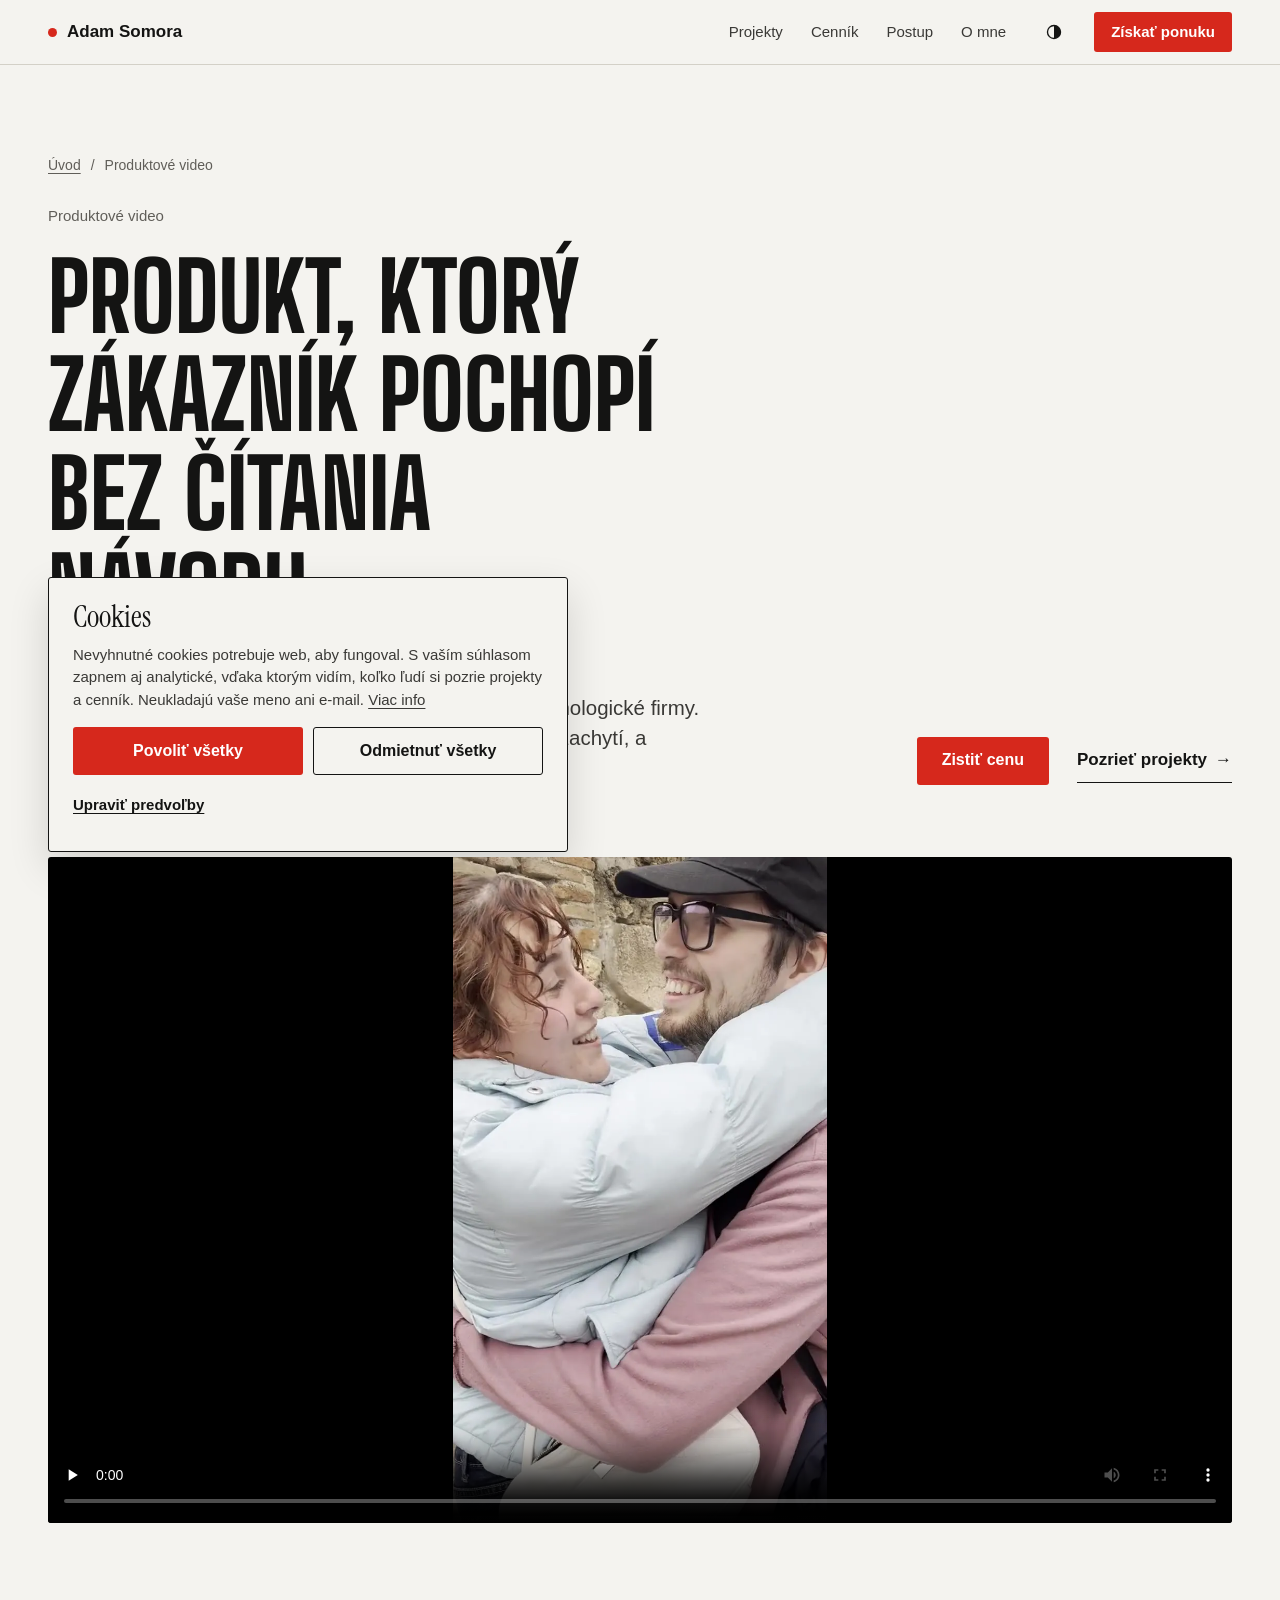
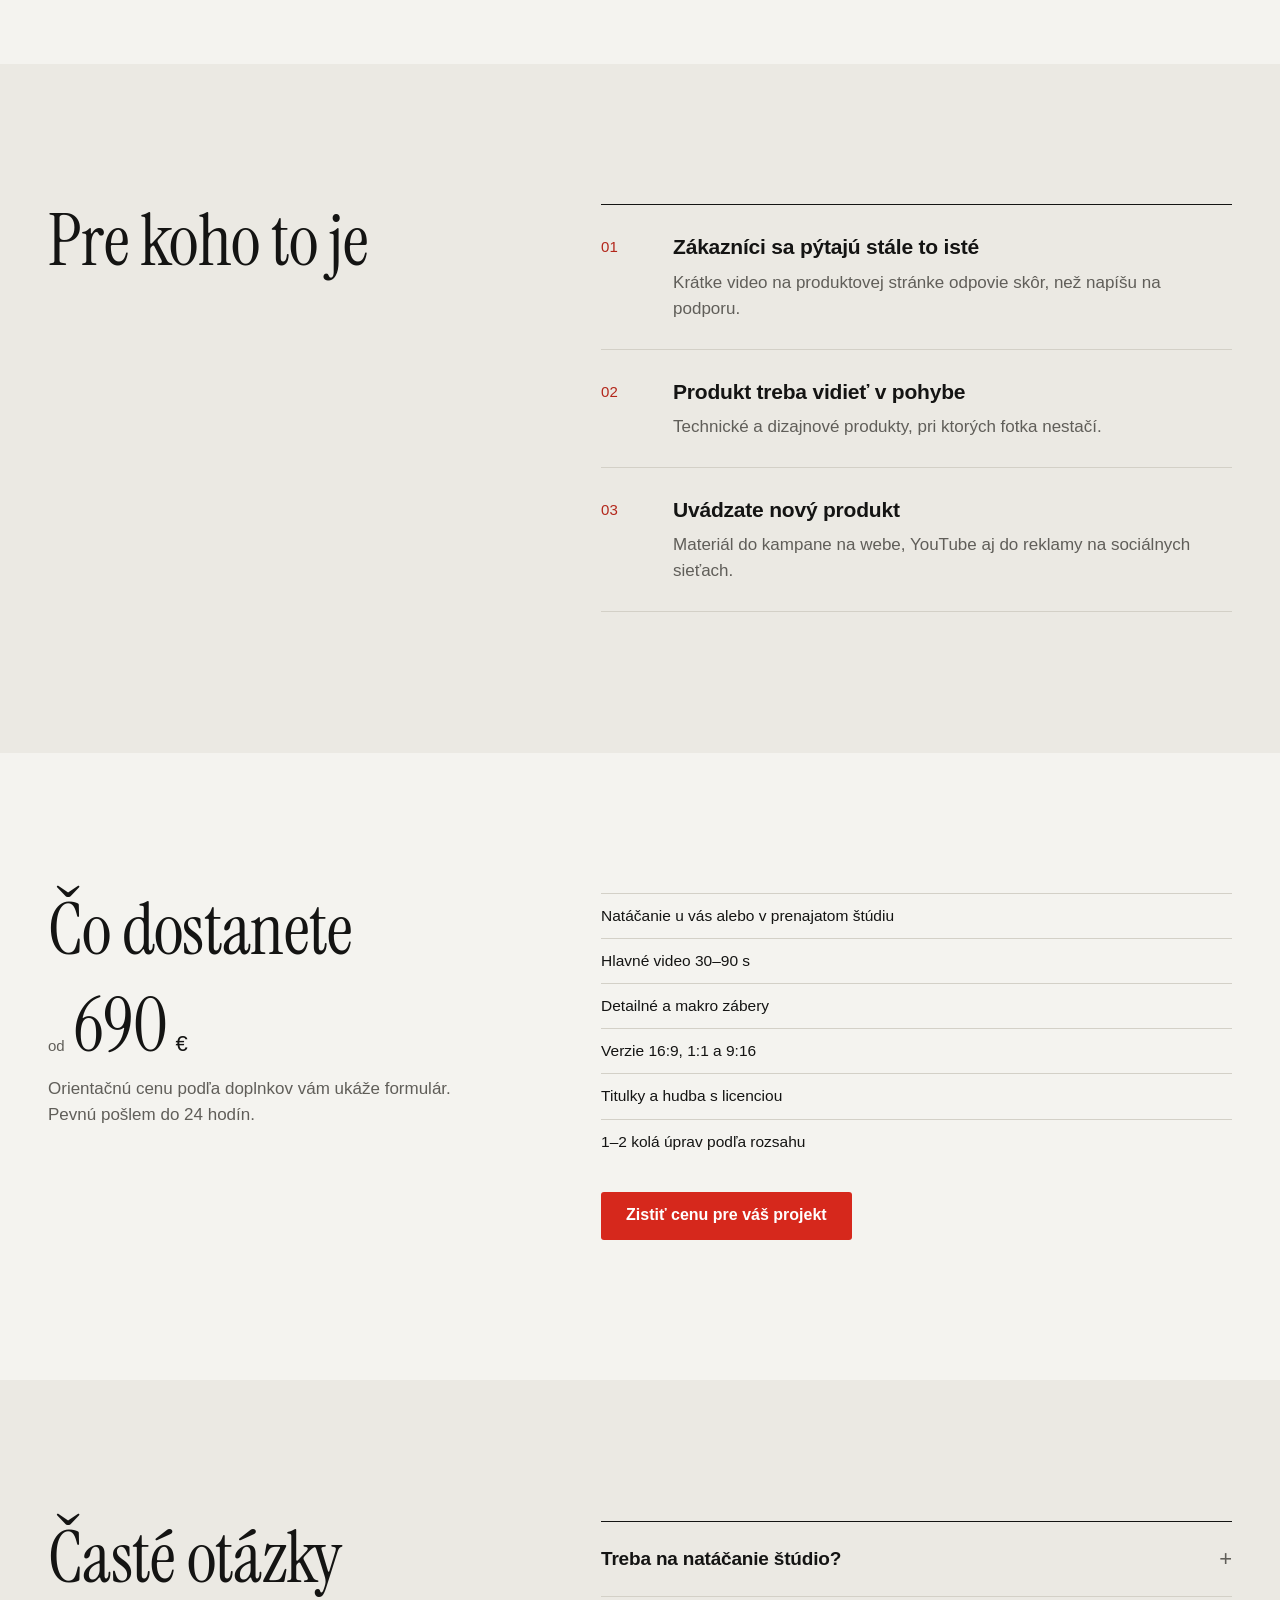
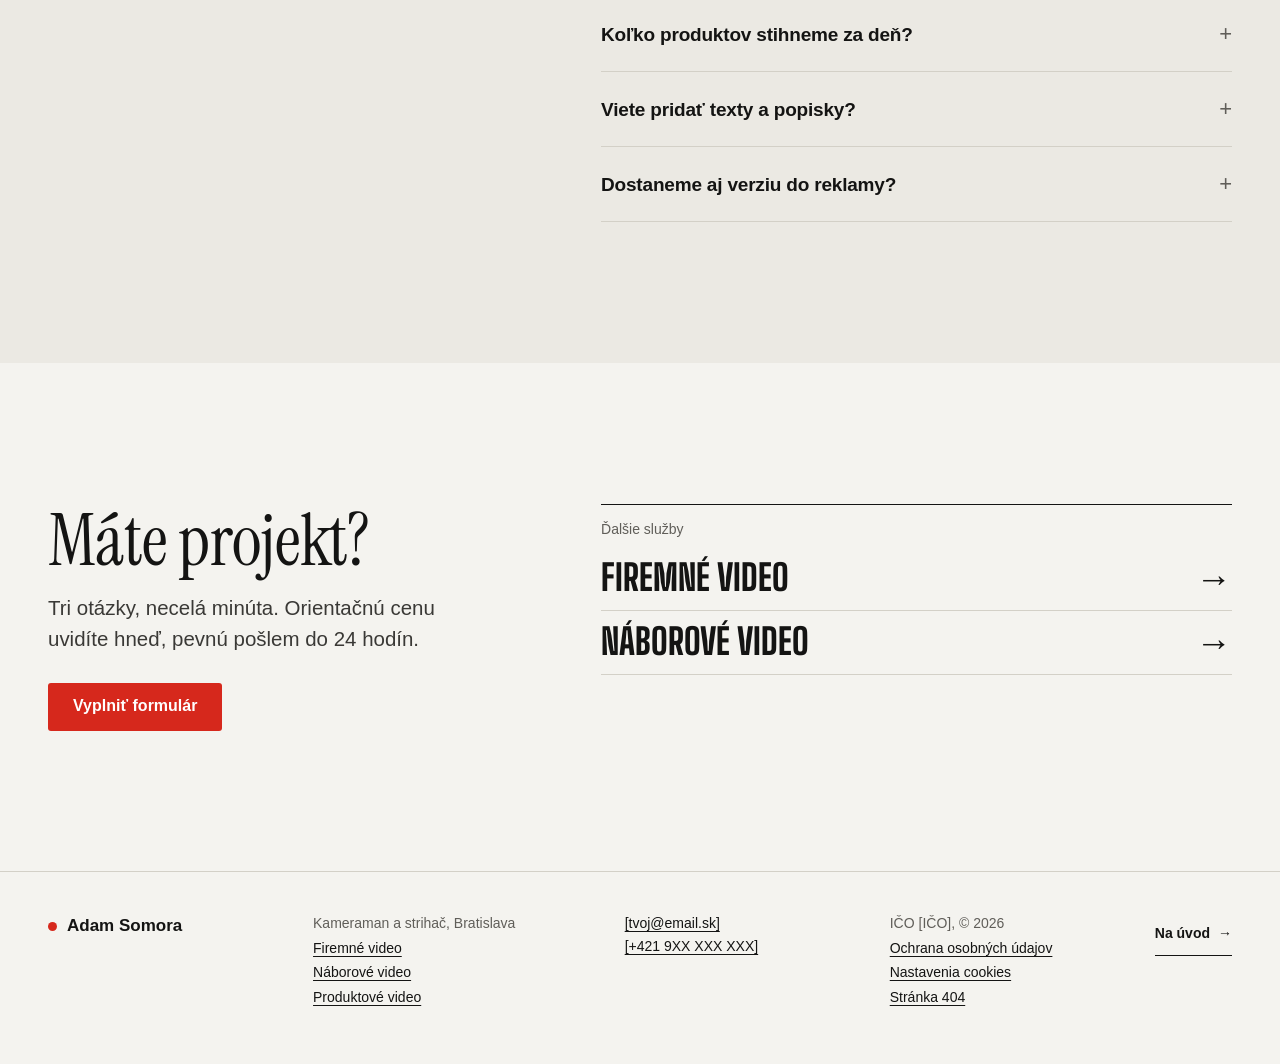
<file: produktove-video.html>
<!doctype html>
<html lang="sk">
  <head>
    <meta charset="utf-8" />
    <meta name="viewport" content="width=device-width, initial-scale=1" />
    <title>Produktové video pre e-shopy a výrobcov | Adam Somora</title>
    <meta name="description" content="Produktové videá pre e-shopy, výrobcov a technologické firmy. Detailné zábery, verzie pre web aj reklamu na výšku. Bratislava a celé Slovensko, od 690 €." />
    <link rel="canonical" href="https://adamsomora.sk/produktove-video" />
    <meta property="og:type" content="website" />
    <meta property="og:locale" content="sk_SK" />
    <meta property="og:site_name" content="Adam Somora" />
    <meta property="og:url" content="https://adamsomora.sk/produktove-video" />
    <meta property="og:title" content="Produktové video pre e-shopy a výrobcov | Adam Somora" />
    <meta property="og:description" content="Produktové videá pre e-shopy, výrobcov a technologické firmy. Detailné zábery, verzie pre web aj reklamu na výšku. Bratislava a celé Slovensko, od 690 €." />
    <meta property="og:image" content="https://adamsomora.sk/img/og.jpg" />
    <meta name="twitter:card" content="summary_large_image" />
    <meta name="theme-color" content="#f4f3ef" media="(prefers-color-scheme: light)" />
    <meta name="theme-color" content="#121211" media="(prefers-color-scheme: dark)" />
    <link rel="icon" href="favicon.svg" type="image/svg+xml" />
    <link rel="apple-touch-icon" href="img/icons/apple-touch-icon.png" />
    <link rel="preload" href="fonts/big-shoulders-display-latin-800-normal.woff2" as="font" type="font/woff2" crossorigin />
    <link rel="preload" href="fonts/big-shoulders-display-latin-ext-800-normal.woff2" as="font" type="font/woff2" crossorigin />
    <script type="application/ld+json">
{
  "@context": "https://schema.org",
  "@graph": [
    {
      "@type": "Service",
      "name": "Produktové video",
      "serviceType": "Produktové video",
      "description": "Produktové videá pre e-shopy, výrobcov a technologické firmy. Detailné zábery, verzie pre web aj reklamu na výšku. Bratislava a celé Slovensko, od 690 €.",
      "url": "https://adamsomora.sk/produktove-video",
      "provider": {
        "@id": "https://adamsomora.sk/#sluzba"
      },
      "areaServed": [
        {
          "@type": "City",
          "name": "Bratislava"
        },
        {
          "@type": "Country",
          "name": "Slovensko"
        }
      ],
      "offers": {
        "@type": "Offer",
        "priceSpecification": {
          "@type": "PriceSpecification",
          "minPrice": 690,
          "priceCurrency": "EUR"
        }
      }
    },
    {
      "@type": "BreadcrumbList",
      "itemListElement": [
        {
          "@type": "ListItem",
          "position": 1,
          "name": "Úvod",
          "item": "https://adamsomora.sk/"
        },
        {
          "@type": "ListItem",
          "position": 2,
          "name": "Produktové video",
          "item": "https://adamsomora.sk/produktove-video"
        }
      ]
    },
    {
      "@type": "FAQPage",
      "mainEntity": [
        {
          "@type": "Question",
          "name": "Treba na natáčanie štúdio?",
          "acceptedAnswer": {
            "@type": "Answer",
            "text": "Menšie produkty natočím s prenosným svetlom a pozadím priamo u vás. Pri väčších produktoch prenajmeme štúdio a jeho cenu uvidíte vopred v ponuke."
          }
        },
        {
          "@type": "Question",
          "name": "Koľko produktov stihneme za deň?",
          "acceptedAnswer": {
            "@type": "Answer",
            "text": "Pri jednoduchých produktoch aj 5–10 kratších videí, pri jednom hlavnom videu s viacerými scénami jedno. Upresníme na úvodnom hovore."
          }
        },
        {
          "@type": "Question",
          "name": "Viete pridať texty a popisky?",
          "acceptedAnswer": {
            "@type": "Answer",
            "text": "Áno, jednoduché texty, popisky funkcií a logo pridám v strihu. Zložitejšie 3D animácie nerobím."
          }
        },
        {
          "@type": "Question",
          "name": "Dostaneme aj verziu do reklamy?",
          "acceptedAnswer": {
            "@type": "Answer",
            "text": "Áno. Verzia na výšku (9:16) a štvorcová (1:1) sú súčasťou balíka."
          }
        }
      ]
    }
  ]
}
    </script>
    <script>
      try { const t = localStorage.getItem("theme"); if (t) document.documentElement.dataset.theme = t; } catch {}
    </script>
    <link rel="stylesheet" href="styles.css" />
    <script src="consent.js" defer></script>
  </head>
  <body>
    <a class="skip" href="#obsah">Preskočiť na obsah</a>

    <header class="site-header">
      <div class="container header-inner">
        <a href="index.html" class="brand"><span class="rec-dot" aria-hidden="true"></span>Adam Somora</a>
        <nav class="nav" aria-label="Hlavná navigácia"><a href="index.html#prace">Projekty</a><a href="index.html#ponuka">Cenník</a><a href="index.html#postup">Postup</a><a href="index.html#o-mne">O mne</a></nav>
        <button class="theme-toggle" type="button" data-theme-toggle aria-label="Prepnúť svetlý / tmavý režim">
          <svg viewBox="0 0 20 20" aria-hidden="true">
            <circle cx="10" cy="10" r="7.25" fill="none" stroke="currentColor" stroke-width="1.5"></circle>
            <path d="M10 2.75a7.25 7.25 0 0 1 0 14.5z" fill="currentColor"></path>
          </svg>
        </button>
        <a href="index.html#kontakt" class="btn btn-primary btn-sm">Získať ponuku</a>
      </div>
    </header>

      <main id="obsah">
      <!-- STRÁNKA SLUŽBY: Produktové video. Texty uprav priamo tu, ceny aj v script.js (CENNIK). -->
      <section class="svc-hero">
        <div class="container">
          <nav class="crumbs" aria-label="Omrvinky"><a href="index.html">Úvod</a><span aria-hidden="true">/</span><span>Produktové video</span></nav>
          <p class="kicker">Produktové video</p>
          <h1 class="hero-title">Produkt, ktorý zákazník pochopí bez čítania návodu.</h1>
          <div class="hero-row">
            <p class="lead">Natáčam produktové videá pre e-shopy, výrobcov a technologické firmy. Ukážem, ako produkt funguje, v detailoch, ktoré fotka nezachytí, a pripravím verzie pre web aj reklamu.</p>
            <div class="hero-ctas">
              <a href="index.html?typ=produktove#kontakt" class="btn btn-primary">Zistiť cenu</a>
              <a href="index.html#prace" class="link-arrow">Pozrieť projekty <span aria-hidden="true">→</span></a>
            </div>
          </div>
        </div>
        <div class="container svc-video">
          <video class="media media-contain" style="aspect-ratio: 16/9" src="video/projekt2.mp4" poster="img/projekt2.webp" width="1280" height="720" preload="none" controls playsinline aria-label="Ukážka práce: video na výšku"></video>
        </div>
      </section>

      <section class="section section-alt">
        <div class="container split">
          <h2 class="display h2">Pre koho to je</h2>
          <ol class="problem-list">
              <li>
                <span class="num">01</span>
                <div><h3>Zákazníci sa pýtajú stále to isté</h3><p class="muted">Krátke video na produktovej stránke odpovie skôr, než napíšu na podporu.</p></div>
              </li>
              <li>
                <span class="num">02</span>
                <div><h3>Produkt treba vidieť v pohybe</h3><p class="muted">Technické a dizajnové produkty, pri ktorých fotka nestačí.</p></div>
              </li>
              <li>
                <span class="num">03</span>
                <div><h3>Uvádzate nový produkt</h3><p class="muted">Materiál do kampane na webe, YouTube aj do reklamy na sociálnych sieťach.</p></div>
              </li>
          </ol>
        </div>
      </section>

      <section class="section">
        <div class="container split">
          <div>
            <h2 class="display h2">Čo dostanete</h2>
            <p class="price svc-price"><span class="muted">od</span> <span class="display price-value">690</span> €</p>
            <p class="muted">Orientačnú cenu podľa doplnkov vám ukáže formulár. Pevnú pošlem do 24 hodín.</p>
          </div>
          <div>
            <ul class="package-list svc-list">
                <li>Natáčanie u vás alebo v prenajatom štúdiu</li>
                <li>Hlavné video 30–90 s</li>
                <li>Detailné a makro zábery</li>
                <li>Verzie 16:9, 1:1 a 9:16</li>
                <li>Titulky a hudba s licenciou</li>
                <li>1–2 kolá úprav podľa rozsahu</li>
            </ul>
            <a href="index.html?typ=produktove#kontakt" class="btn btn-primary">Zistiť cenu pre váš projekt</a>
          </div>
        </div>
      </section>

      <section class="section section-alt">
        <div class="container split">
          <h2 class="display h2">Časté otázky</h2>
          <div class="faq">
            <details>
              <summary>Treba na natáčanie štúdio?</summary>
              <p>Menšie produkty natočím s prenosným svetlom a pozadím priamo u vás. Pri väčších produktoch prenajmeme štúdio a jeho cenu uvidíte vopred v ponuke.</p>
            </details>
            <details>
              <summary>Koľko produktov stihneme za deň?</summary>
              <p>Pri jednoduchých produktoch aj 5–10 kratších videí, pri jednom hlavnom videu s viacerými scénami jedno. Upresníme na úvodnom hovore.</p>
            </details>
            <details>
              <summary>Viete pridať texty a popisky?</summary>
              <p>Áno, jednoduché texty, popisky funkcií a logo pridám v strihu. Zložitejšie 3D animácie nerobím.</p>
            </details>
            <details>
              <summary>Dostaneme aj verziu do reklamy?</summary>
              <p>Áno. Verzia na výšku (9:16) a štvorcová (1:1) sú súčasťou balíka.</p>
            </details>
          </div>
        </div>
      </section>

      <section class="section svc-cta">
        <div class="container split">
          <div>
            <h2 class="display h2">Máte projekt?</h2>
            <p class="lead">Tri otázky, necelá minúta. Orientačnú cenu uvidíte hneď, pevnú pošlem do 24 hodín.</p>
            <a href="index.html?typ=produktove#kontakt" class="btn btn-primary">Vyplniť formulár</a>
          </div>
          <div class="svc-others">
            <p class="muted small">Ďalšie služby</p>
            <a class="svc-other" href="firemne-video-bratislava.html"><span>Firemné video</span><span aria-hidden="true">→</span></a>
            <a class="svc-other" href="naborove-video.html"><span>Náborové video</span><span aria-hidden="true">→</span></a>
          </div>
        </div>
      </section>
    </main>

    <footer class="site-footer">
      <div class="container footer-inner">
        <p class="brand"><span class="rec-dot" aria-hidden="true"></span>Adam Somora</p>
        <div class="small footer-services">
          <p class="muted">Kameraman a strihač, Bratislava</p>
          <p><a href="firemne-video-bratislava.html">Firemné video</a></p>
          <p><a href="naborove-video.html">Náborové video</a></p>
          <p><a href="produktove-video.html">Produktové video</a></p>
        </div>
        <p class="small">
          <a href="mailto:[tvoj@email.sk]">[tvoj@email.sk]</a><br /><a href="tel:[+421 9XX XXX XXX]">[+421 9XX XXX XXX]</a>
        </p>
        <div class="small footer-legal">
          <p class="muted">IČO [IČO], © 2026</p>
          <p><a href="ochrana-osobnych-udajov.html">Ochrana osobných údajov</a></p>
          <p><a href="#" data-cookie-settings>Nastavenia cookies</a></p>
          <p><a href="404.html">Stránka 404</a></p>
        </div>
        <a href="index.html" class="link-arrow small">Na úvod <span aria-hidden="true">→</span></a>
      </div>
    </footer>

    <script src="script.js" defer></script>
  </body>
</html>
</file>
<file: styles.css>
/* ─────────────────────────────────────────────────────────────
   Vzhľad webu
   Farby a písmo meníš v :root nižšie.
   ───────────────────────────────────────────────────────────── */

/* Písmo nadpisov sekcií: Instrument Serif (licencia OFL, súbory v /fonts) */
@font-face {
  font-family: "Instrument Serif";
  font-style: normal;
  font-weight: 400;
  font-display: swap;
  src: url("fonts/instrument-serif-latin-ext-400-normal.woff2") format("woff2");
  unicode-range: U+0100-02BA, U+02BD-02C5, U+02C7-02CC, U+02CE-02D7, U+02DD-02FF, U+0304, U+0308, U+0329,
    U+1D00-1DBF, U+1E00-1E9F, U+1EF2-1EFF, U+2020, U+20A0-20AB, U+20AD-20C0, U+2113, U+2C60-2C7F, U+A720-A7FF;
}
@font-face {
  font-family: "Instrument Serif";
  font-style: normal;
  font-weight: 400;
  font-display: swap;
  src: url("fonts/instrument-serif-latin-400-normal.woff2") format("woff2");
  unicode-range: U+0000-00FF, U+0131, U+0152-0153, U+02BB-02BC, U+02C6, U+02DA, U+02DC, U+0304, U+0308, U+0329,
    U+2000-206F, U+20AC, U+2122, U+2191, U+2193, U+2212, U+2215, U+FEFF, U+FFFD;
}

/* Písmo hlavného nadpisu: Big Shoulders Display (licencia OFL, súbory v /fonts) */
@font-face {
  font-family: "Big Shoulders Display";
  font-style: normal;
  font-weight: 800;
  font-display: swap;
  src: url("fonts/big-shoulders-display-latin-ext-800-normal.woff2") format("woff2");
  unicode-range: U+0100-02BA, U+02BD-02C5, U+02C7-02CC, U+02CE-02D7, U+02DD-02FF, U+0304, U+0308, U+0329,
    U+1D00-1DBF, U+1E00-1E9F, U+1EF2-1EFF, U+2020, U+20A0-20AB, U+20AD-20C0, U+2113, U+2C60-2C7F, U+A720-A7FF;
}
@font-face {
  font-family: "Big Shoulders Display";
  font-style: normal;
  font-weight: 800;
  font-display: swap;
  src: url("fonts/big-shoulders-display-latin-800-normal.woff2") format("woff2");
  unicode-range: U+0000-00FF, U+0131, U+0152-0153, U+02BB-02BC, U+02C6, U+02DA, U+02DC, U+0304, U+0308, U+0329,
    U+2000-206F, U+20AC, U+2122, U+2191, U+2193, U+2212, U+2215, U+FEFF, U+FFFD;
}

:root {
  --bg: #f4f3ef;
  --bg-alt: #ebe9e3;
  --ink: #141413;
  --ink-2: #3a3936;
  --muted: #605e59;
  --line: #d3d0c7;
  --accent: #d6281c;
  --on-accent: #ffffff;

  --font: -apple-system, BlinkMacSystemFont, "Segoe UI", Roboto, "Helvetica Neue", Arial, sans-serif;
  --display: "Instrument Serif", "Iowan Old Style", Georgia, serif;
  --headline: "Big Shoulders Display", Impact, "Arial Narrow Bold", "Roboto Condensed", sans-serif-condensed, sans-serif;

  --radius: 3px;
  --gutter: clamp(16px, 4vw, 48px);
  --section: clamp(80px, 11vw, 160px);
  --ease: cubic-bezier(0.2, 0.7, 0.2, 1);
}

@media (prefers-color-scheme: dark) {
  :root:not([data-theme="light"]) {
    --bg: #121211;
    --bg-alt: #1a1a18;
    --ink: #f2f0ea;
    --ink-2: #cfccc4;
    --muted: #9a978f;
    --line: #34332f;
    --accent: #ff4436;
  }
}
:root[data-theme="dark"] {
  --bg: #121211;
  --bg-alt: #1a1a18;
  --ink: #f2f0ea;
  --ink-2: #cfccc4;
  --muted: #9a978f;
  --line: #34332f;
  --accent: #ff4436;
}

*,
*::before,
*::after {
  box-sizing: border-box;
}
[hidden] {
  display: none !important;
}
html {
  -webkit-text-size-adjust: 100%;
  scroll-behavior: smooth;
  scroll-padding-top: 72px;
}
@media (prefers-reduced-motion: reduce) {
  html {
    scroll-behavior: auto;
  }
  *,
  *::before,
  *::after {
    transition: none !important;
  }
}

body {
  margin: 0;
  background: var(--bg);
  color: var(--ink);
  font-family: var(--font);
  font-size: 17px;
  line-height: 1.55;
  -webkit-font-smoothing: antialiased;
}

img,
video {
  display: block;
  max-width: 100%;
}
a {
  color: inherit;
  text-underline-offset: 3px;
  text-decoration-thickness: 1px;
}
h1,
h2,
h3,
p,
ul,
ol,
dl,
figure,
blockquote {
  margin: 0;
}
ul,
ol {
  padding: 0;
  list-style: none;
}
button {
  font: inherit;
  color: inherit;
}
:focus-visible {
  outline: 2px solid var(--accent);
  outline-offset: 3px;
}

.skip {
  position: absolute;
  left: -9999px;
}
.skip:focus {
  left: 16px;
  top: 16px;
  z-index: 100;
  background: var(--ink);
  color: var(--bg);
  padding: 10px 14px;
}

/* ── Rozloženie ── */
.container {
  width: 100%;
  max-width: 1280px;
  margin: 0 auto;
  padding: 0 var(--gutter);
}
.narrow {
  max-width: 860px;
}
.section {
  padding: var(--section) 0;
}
.section-alt {
  background: var(--bg-alt);
}
.section-head {
  display: grid;
  gap: 16px;
  margin-bottom: clamp(40px, 6vw, 72px);
  max-width: 760px;
}
.section-title {
  margin-bottom: clamp(40px, 6vw, 72px);
}
.split {
  display: grid;
  grid-template-columns: 5fr 7fr;
  gap: 40px clamp(40px, 8vw, 120px);
  align-items: start;
}
@media (max-width: 900px) {
  .split {
    grid-template-columns: 1fr;
  }
}

/* ── Typografia ── */
.display {
  font-family: var(--display);
  font-weight: 400;
  letter-spacing: -0.01em;
  line-height: 1.02;
}
.h2 {
  font-size: clamp(40px, 5.6vw, 76px);
}
.lead {
  font-size: clamp(18px, 1.6vw, 21px);
  line-height: 1.5;
  color: var(--ink-2);
  max-width: 60ch;
}
.lead.muted {
  color: var(--muted);
  margin-top: 18px;
}
.muted {
  color: var(--muted);
}
.small {
  font-size: 14px;
}
.kicker {
  font-size: 15px;
  color: var(--muted);
  margin-bottom: 20px;
}
.tags {
  font-size: 12px;
  font-weight: 600;
  letter-spacing: 0.06em;
  text-transform: uppercase;
  color: var(--muted);
}

.rec-dot {
  display: inline-block;
  width: 9px;
  height: 9px;
  border-radius: 50%;
  background: var(--accent);
  flex: none;
}

/* ── Tlačidlá a odkazy ── */
.btn {
  display: inline-flex;
  align-items: center;
  justify-content: center;
  min-height: 48px;
  padding: 0 24px;
  border-radius: var(--radius);
  font-size: 16px;
  font-weight: 600;
  text-decoration: none;
  cursor: pointer;
  border: 1px solid transparent;
  transition:
    background 0.15s,
    color 0.15s,
    border-color 0.15s;
  white-space: nowrap;
}
.btn-primary {
  background: var(--accent);
  color: var(--on-accent);
}
.btn-primary:hover {
  background: color-mix(in srgb, var(--accent) 86%, black);
}
.btn-line {
  background: transparent;
  border-color: var(--ink);
  color: var(--ink);
}
.btn-line:hover {
  background: var(--ink);
  color: var(--bg);
}
.btn-sm {
  min-height: 40px;
  padding: 0 16px;
  font-size: 15px;
}
.btn[disabled] {
  opacity: 0.5;
  cursor: wait;
}
.link-arrow {
  display: inline-flex;
  gap: 8px;
  align-items: center;
  min-height: 44px;
  font-weight: 600;
  text-decoration: none;
  border-bottom: 1px solid currentColor;
}
.link-arrow:hover {
  color: var(--accent);
}

/* ── Hlavička ── */
.site-header {
  position: sticky;
  top: 0;
  z-index: 20;
  background: var(--bg);
  border-bottom: 1px solid var(--line);
}
.header-inner {
  display: flex;
  align-items: center;
  gap: 20px;
  height: 64px;
}
.brand {
  display: inline-flex;
  align-items: center;
  gap: 10px;
  font-weight: 650;
  text-decoration: none;
  white-space: nowrap;
}
.nav {
  display: flex;
  gap: 28px;
  margin-left: auto;
  font-size: 15px;
}
.nav a {
  text-decoration: none;
  color: var(--ink-2);
  padding: 12px 0;
}
.nav a:hover {
  color: var(--ink);
  text-decoration: underline;
}
.theme-toggle {
  width: 40px;
  height: 40px;
  border: 0;
  background: transparent;
  display: grid;
  place-items: center;
  cursor: pointer;
  flex: none;
  margin-left: 8px;
}
.theme-toggle svg {
  width: 18px;
  height: 18px;
}
@media (max-width: 900px) {
  .nav {
    display: none;
  }
  .theme-toggle {
    margin-left: auto;
  }
}

/* ── 1. Hero ── */
.hero {
  padding-top: clamp(56px, 9vw, 120px);
}
.hero-title {
  font-family: var(--headline);
  font-weight: 800;
  text-transform: uppercase;
  letter-spacing: 0;
  line-height: 1.04;
  font-size: clamp(56px, 10vw, 156px);
  max-width: 13ch;
}
.hero-row {
  display: grid;
  grid-template-columns: 1fr auto;
  gap: 32px 56px;
  align-items: end;
  margin-top: clamp(32px, 4vw, 56px);
}
.hero-ctas {
  display: flex;
  gap: 28px;
  align-items: center;
  flex-wrap: wrap;
}
@media (max-width: 900px) {
  .hero-row {
    grid-template-columns: 1fr;
  }
}

.reel {
  margin-top: clamp(48px, 7vw, 96px);
}
.reel .ph,
.reel .media {
  border-radius: 0;
  border-left: 0;
  border-right: 0;
  max-height: 86vh;
}
.reel-caption {
  display: flex;
  justify-content: space-between;
  gap: 16px;
  flex-wrap: wrap;
  padding-top: 14px;
  font-size: 14px;
}

.facts {
  display: flex;
  flex-wrap: wrap;
  gap: 12px 48px;
  padding: clamp(40px, 6vw, 72px) 0 var(--section);
  font-size: clamp(18px, 1.6vw, 22px);
}
.fact-value {
  font-weight: 650;
}
.fact-label {
  color: var(--muted);
}

/* ── 2. Klienti ── */
.proof {
  border-top: 1px solid var(--line);
  border-bottom: 1px solid var(--line);
  padding: 28px 0;
}
.proof-inner {
  display: grid;
  grid-template-columns: auto 1fr;
  gap: 40px;
  align-items: center;
}
.proof-inner > * {
  min-width: 0;
}
.proof-label {
  font-size: 15px;
  color: var(--muted);
}
.proof-logos {
  display: grid;
  grid-template-columns: repeat(5, minmax(0, 1fr));
  gap: 24px;
}
.proof .ph {
  min-height: 56px;
  border-style: solid;
  border-color: transparent;
  background: none;
}
@media (max-width: 900px) {
  .proof-inner {
    grid-template-columns: 1fr;
    gap: 12px;
  }
  .proof-logos {
    grid-template-columns: repeat(3, minmax(0, 1fr));
  }
}
@media (max-width: 560px) {
  .proof-logos {
    grid-template-columns: repeat(2, minmax(0, 1fr));
  }
}

/* ── 3. Problém ── */
.problem-list {
  border-top: 1px solid var(--ink);
}
.problem-list li {
  display: grid;
  grid-template-columns: 56px 1fr;
  gap: 16px;
  padding: 26px 0;
  border-bottom: 1px solid var(--line);
}
.problem-list .num {
  font-size: 15px;
  color: var(--accent);
  padding-top: 4px;
  font-variant-numeric: tabular-nums;
}
.problem-list h3 {
  font-size: 21px;
  font-weight: 650;
  letter-spacing: -0.01em;
  margin-bottom: 6px;
}

/* ── 4. Projekty ── */
.case-open {
  all: unset;
  display: block;
  cursor: pointer;
}
.case-open:focus-visible {
  outline: 2px solid var(--accent);
  outline-offset: 4px;
}
.case-lead {
  display: grid;
  grid-template-columns: 7fr 5fr;
  gap: 32px clamp(32px, 5vw, 64px);
  align-items: end;
}
.case-lead-body {
  display: grid;
  gap: 22px;
}
.case-title {
  font-size: clamp(24px, 2.4vw, 32px);
  font-weight: 650;
  letter-spacing: -0.015em;
  line-height: 1.2;
  margin: 10px 0 6px;
}
.case-dl {
  display: grid;
  gap: 10px;
}
.case-dl div {
  display: grid;
  grid-template-columns: 88px 1fr;
  gap: 12px;
}
.case-dl dt {
  font-size: 14px;
  color: var(--muted);
  padding-top: 2px;
}
.case-dl dd {
  margin: 0;
  color: var(--ink-2);
}
.case-result {
  display: flex;
  align-items: baseline;
  gap: 14px;
  flex-wrap: wrap;
  padding-top: 16px;
  border-top: 1px solid var(--line);
}
.case-result .display {
  font-size: clamp(44px, 5vw, 64px);
}
.case-result span:last-child {
  color: var(--muted);
  font-size: 15px;
}
@media (max-width: 900px) {
  .case-lead {
    grid-template-columns: 1fr;
  }
}

.case-index {
  margin-top: clamp(56px, 8vw, 104px);
  border-top: 1px solid var(--ink);
}
.case-row {
  all: unset;
  box-sizing: border-box;
  width: 100%;
  cursor: pointer;
  display: grid;
  grid-template-columns: 120px 1.6fr 1fr 1.2fr 56px 24px;
  gap: 24px;
  align-items: center;
  padding: 18px 0;
  border-bottom: 1px solid var(--line);
  transition: color 0.15s;
}
.case-row:hover .row-name,
.case-row:focus-visible .row-name {
  color: var(--accent);
}
.case-row:hover .row-arrow {
  transform: translateX(4px);
}
.case-row:focus-visible {
  outline: 2px solid var(--accent);
  outline-offset: 2px;
}
.row-thumb .ph {
  min-height: 0;
}
.row-thumb .ph-body,
.row-thumb .ph-corner {
  display: none;
}
.row-name {
  font-size: clamp(18px, 1.6vw, 22px);
  font-weight: 600;
  letter-spacing: -0.01em;
  line-height: 1.25;
  transition: color 0.15s;
}
.row-arrow {
  transition: transform 0.2s var(--ease);
  justify-self: end;
}
@media (max-width: 900px) {
  .case-row {
    grid-template-columns: 88px 1fr 20px;
    gap: 6px 16px;
  }
  .row-thumb {
    grid-row: span 3;
  }
  .row-name {
    grid-column: 2;
  }
  .row-client,
  .row-year {
    grid-column: 2;
    font-size: 14px;
  }
  .row-tags {
    grid-column: 2;
    font-size: 11px;
  }
  .row-year {
    display: none;
  }
  .row-arrow {
    grid-column: 3;
    grid-row: 1;
  }
}

.tv-strip {
  display: grid;
  grid-template-columns: 5fr 7fr;
  gap: 32px clamp(32px, 5vw, 64px);
  align-items: end;
  margin-top: clamp(56px, 8vw, 104px);
}
.tv-title {
  font-size: 21px;
  font-weight: 650;
  margin-bottom: 8px;
}
@media (max-width: 900px) {
  .tv-strip {
    grid-template-columns: 1fr;
  }
}

/* Detail projektu */
.case-modal {
  width: min(1120px, calc(100vw - 32px));
  max-height: calc(100dvh - 32px);
  padding: 0;
  border: 0;
  border-radius: var(--radius);
  background: var(--bg);
  color: var(--ink);
  overflow-y: auto;
}
.case-modal::backdrop {
  background: rgb(10 10 10 / 0.8);
}
.cm-bar {
  position: sticky;
  top: 0;
  z-index: 2;
  display: flex;
  justify-content: space-between;
  align-items: center;
  padding: 8px 8px 8px 24px;
  background: var(--bg);
  border-bottom: 1px solid var(--line);
  font-size: 14px;
}
.cm-nav {
  display: flex;
}
.cm-btn {
  width: 44px;
  height: 44px;
  border: 0;
  background: transparent;
  font-size: 18px;
  cursor: pointer;
}
.cm-btn:hover {
  color: var(--accent);
}
.cm-slide {
  padding: clamp(16px, 3vw, 32px);
  display: grid;
  gap: clamp(24px, 3vw, 40px);
}
.cm-body {
  display: grid;
  grid-template-columns: 1.2fr 1fr;
  gap: 24px 56px;
}
.cm-title {
  font-size: clamp(32px, 3.8vw, 48px);
  margin: 12px 0 16px;
}
.cm-story {
  color: var(--ink-2);
  font-size: 18px;
}
.cm-gallery {
  columns: 3 220px;
  column-gap: 12px;
}
.cm-gallery > * {
  break-inside: avoid;
  margin-bottom: 12px;
}
@media (max-width: 760px) {
  .cm-body {
    grid-template-columns: 1fr;
  }
}

/* ── 5. Cenník ── */
.packages {
  display: grid;
  grid-template-columns: repeat(3, 1fr);
  border-top: 1px solid var(--ink);
}
.package {
  display: flex;
  flex-direction: column;
  gap: 12px;
  padding: 28px clamp(20px, 2.5vw, 36px) 8px 0;
}
.package + .package {
  padding-left: clamp(20px, 2.5vw, 36px);
  border-left: 1px solid var(--line);
}
.package.featured {
  background: var(--ink);
  color: var(--bg);
  padding: 28px clamp(20px, 2.5vw, 36px) 32px;
  margin-top: -16px;
  border-left: 0;
}
.package.featured + .package {
  border-left: 0;
}
.package.featured .muted,
.package.featured .package-extra {
  color: color-mix(in srgb, var(--bg) 65%, transparent);
}
.package.featured .package-list li {
  border-top-color: color-mix(in srgb, var(--bg) 20%, transparent);
}
.package-flag {
  font-size: 14px;
  font-weight: 600;
  color: var(--accent);
}
.package-name {
  font-size: 24px;
  font-weight: 650;
  letter-spacing: -0.015em;
}
.package-for {
  font-size: 15px;
  min-height: 3em;
}
.price {
  display: flex;
  align-items: baseline;
  gap: 8px;
  font-size: 22px;
  margin: 4px 0 8px;
}
.price .muted {
  font-size: 15px;
}
.price-value {
  font-size: clamp(56px, 6vw, 76px);
}
.package-list {
  flex: 1;
  margin-bottom: 8px;
}
.package-list li {
  padding: 10px 0;
  border-top: 1px solid var(--line);
  font-size: 15.5px;
}
.package-extra {
  font-size: 14px;
  color: var(--muted);
}
.package .btn {
  align-self: flex-start;
  margin-top: 12px;
}
.offer-foot {
  display: grid;
  gap: 8px;
  margin-top: 48px;
  max-width: 760px;
}
@media (max-width: 960px) {
  .packages {
    grid-template-columns: 1fr;
  }
  .package,
  .package + .package {
    padding: 28px 0 32px;
    border-left: 0;
    border-bottom: 1px solid var(--line);
  }
  .package.featured {
    order: -1;
    margin-top: 0;
    padding: 28px 20px 32px;
  }
}

/* ── 6. Záruka ── */
.guarantee {
  background: var(--ink);
  color: var(--bg);
  padding: var(--section) 0;
}
.guarantee .kicker {
  color: color-mix(in srgb, var(--bg) 60%, transparent);
}
.guarantee .lead {
  color: color-mix(in srgb, var(--bg) 85%, transparent);
}
.guarantee-inner {
  display: grid;
  grid-template-columns: 1fr 1fr;
  gap: 32px 72px;
  align-items: end;
}
.capacity {
  margin-top: 28px;
  padding-top: 22px;
  border-top: 1px solid color-mix(in srgb, var(--bg) 22%, transparent);
}
@media (max-width: 900px) {
  .guarantee-inner {
    grid-template-columns: 1fr;
  }
}

/* ── 7. Postup ── */
.steps {
  display: grid;
  grid-template-columns: repeat(4, 1fr);
  border-top: 1px solid var(--ink);
}
.step {
  padding: 22px 24px 0 0;
  display: grid;
  gap: 10px;
  align-content: start;
}
.step + .step {
  padding-left: 24px;
  border-left: 1px solid var(--line);
}
.step-meta {
  display: flex;
  justify-content: space-between;
  font-size: 14px;
}
.step-meta span:first-child {
  color: var(--accent);
}
.step-title {
  font-size: 21px;
  font-weight: 650;
  letter-spacing: -0.01em;
}
@media (max-width: 900px) {
  .steps {
    grid-template-columns: 1fr;
  }
  .step,
  .step + .step {
    padding: 22px 0;
    border-left: 0;
    border-bottom: 1px solid var(--line);
  }
}

/* ── 8. O mne ── */
.about {
  display: grid;
  grid-template-columns: 1fr 1.1fr;
  gap: clamp(32px, 6vw, 96px);
  align-items: start;
}
.about-media {
  display: grid;
  gap: 12px;
}
.about-thumbs {
  display: grid;
  grid-template-columns: 1fr 1fr;
  gap: 12px;
}
.about-text {
  display: grid;
  gap: 20px;
}
.about-text > p {
  color: var(--ink-2);
  font-size: 18px;
  max-width: 58ch;
}
.gear {
  margin-top: 16px;
  border-top: 1px solid var(--ink);
}
.gear div {
  display: grid;
  grid-template-columns: 120px 1fr;
  gap: 16px;
  padding: 12px 0;
  border-bottom: 1px solid var(--line);
}
.gear dt {
  color: var(--muted);
}
.gear dd {
  margin: 0;
}
@media (max-width: 900px) {
  .about {
    grid-template-columns: 1fr;
  }
}

/* ── 9. Referencia ── */
.quote {
  font-size: clamp(32px, 4.2vw, 52px);
  line-height: 1.12;
}
.testimonial footer {
  display: flex;
  align-items: center;
  gap: 16px;
  margin-top: 32px;
}
.ph.avatar,
.media.avatar {
  width: 52px;
  min-height: 0;
  flex: none;
  border-radius: 50%;
}
.avatar .ph-body,
.avatar .ph-corner {
  display: none;
}

/* ── 10. Otázky ── */
.faq {
  border-top: 1px solid var(--ink);
}
.faq details {
  border-bottom: 1px solid var(--line);
}
.faq summary {
  list-style: none;
  cursor: pointer;
  display: flex;
  justify-content: space-between;
  gap: 24px;
  align-items: center;
  padding: 20px 0;
  min-height: 44px;
  font-size: 19px;
  font-weight: 600;
  letter-spacing: -0.01em;
}
.faq summary::-webkit-details-marker {
  display: none;
}
.faq summary::after {
  content: "+";
  font-size: 22px;
  font-weight: 400;
  color: var(--muted);
  transition: transform 0.2s var(--ease);
}
.faq details[open] summary::after {
  transform: rotate(45deg);
}
.faq details p {
  padding: 0 0 22px;
  color: var(--ink-2);
  max-width: 64ch;
}

/* ── 11. Kontakt ── */
.contact-inner {
  display: grid;
  grid-template-columns: 1fr 1.15fr;
  gap: clamp(40px, 7vw, 104px);
  align-items: start;
}
.contact .h2 {
  font-size: clamp(56px, 8vw, 112px);
}
.contact-intro {
  display: grid;
  gap: 20px;
}
.contact-direct {
  display: grid;
  gap: 8px;
  margin-top: 8px;
}
.contact-direct li {
  display: grid;
  grid-template-columns: 80px 1fr;
  gap: 12px;
  align-items: baseline;
}
@media (max-width: 900px) {
  .contact-inner {
    grid-template-columns: 1fr;
  }
}

.lead-form {
  display: grid;
  gap: 20px;
}
.progress {
  height: 2px;
  background: var(--line);
  overflow: hidden;
}
.progress span {
  display: block;
  height: 100%;
  width: 33%;
  background: var(--accent);
  transition: width 0.35s var(--ease);
}
.step-count {
  font-size: 14px;
  margin-top: -8px;
}
.lead-form:not(.js-steps) .progress,
.lead-form:not(.js-steps) .step-count,
.lead-form:not(.js-steps) [data-next],
.lead-form:not(.js-steps) [data-back] {
  display: none;
}
fieldset {
  border: 0;
  padding: 0;
  margin: 0;
  display: grid;
  gap: 16px;
  min-width: 0;
}
legend {
  font-family: var(--display);
  font-size: clamp(30px, 3.2vw, 40px);
  line-height: 1.1;
  padding: 0;
  margin-bottom: 16px;
}
.chips {
  display: flex;
  flex-wrap: wrap;
  gap: 8px;
}
.chip {
  position: relative;
}
.chip input {
  position: absolute;
  opacity: 0;
  inset: 0;
  cursor: pointer;
  margin: 0;
}
.chip span {
  display: inline-flex;
  align-items: center;
  min-height: 44px;
  padding: 0 16px;
  border-radius: var(--radius);
  border: 1px solid var(--line);
  font-size: 15px;
  transition:
    border-color 0.15s,
    background 0.15s,
    color 0.15s;
}
.chip input:hover + span {
  border-color: var(--ink);
}
.chip input:checked + span {
  background: var(--ink);
  color: var(--bg);
  border-color: var(--ink);
}
.chip input:focus-visible + span {
  outline: 2px solid var(--accent);
  outline-offset: 2px;
}
.field-row {
  display: grid;
  grid-template-columns: 1fr 1fr;
  gap: 14px;
}
@media (max-width: 560px) {
  .field-row {
    grid-template-columns: 1fr;
  }
}
.field {
  display: grid;
  gap: 6px;
}
.field-label {
  font-size: 14px;
  font-weight: 600;
}
input:not([type="radio"]),
select,
textarea {
  width: 100%;
  min-height: 48px;
  padding: 12px 0;
  font: inherit;
  font-size: 16px;
  color: var(--ink);
  background: transparent;
  border: 0;
  border-bottom: 1px solid var(--line);
  border-radius: 0;
  appearance: none;
}
select {
  background-image:
    linear-gradient(45deg, transparent 50%, var(--muted) 50%),
    linear-gradient(135deg, var(--muted) 50%, transparent 50%);
  background-position:
    calc(100% - 10px) 50%,
    calc(100% - 5px) 50%;
  background-size: 5px 5px;
  background-repeat: no-repeat;
  padding-right: 28px;
}
select option {
  color: #141413;
}
input:focus,
select:focus,
textarea:focus {
  outline: none;
  border-bottom-color: var(--ink);
}
textarea {
  resize: vertical;
}
.hp {
  position: absolute !important;
  left: -9999px !important;
}
.form-nav {
  display: flex;
  gap: 10px;
  flex-wrap: wrap;
  margin-top: 8px;
}
.form-msg {
  min-height: 1.4em;
  font-size: 15px;
  color: var(--accent);
}
.form-trust {
  margin-top: -8px;
}
.form-done {
  font-size: 40px;
  padding: 40px 0;
}

/* ── Pätička ── */
.site-footer {
  border-top: 1px solid var(--line);
  padding: 40px 0 56px;
}
.footer-inner {
  display: grid;
  grid-template-columns: 1.2fr 1fr 1fr 1fr auto;
  gap: 20px 32px;
  align-items: start;
}
.footer-inner p {
  line-height: 1.6;
}
@media (max-width: 900px) {
  .footer-inner {
    grid-template-columns: 1fr 1fr;
  }
}
@media (max-width: 520px) {
  .footer-inner {
    grid-template-columns: 1fr;
  }
}

/* ─────────────────────────────────────────────────────────────
   PLACEHOLDERY – zmiznú, keď ich nahradíš skutočným videom / fotkou
   ───────────────────────────────────────────────────────────── */
.media {
  width: 100%;
  object-fit: cover;
  border-radius: var(--radius);
  background: var(--bg-alt);
}
.ph {
  position: relative;
  width: 100%;
  border-radius: var(--radius);
  background:
    repeating-linear-gradient(
      135deg,
      transparent 0 14px,
      color-mix(in srgb, var(--line) 50%, transparent) 14px 15px
    ),
    var(--bg-alt);
  border: 1px dashed color-mix(in srgb, var(--muted) 55%, transparent);
  display: grid;
  place-items: center;
  overflow: hidden;
  min-height: 60px;
}
.section-alt .ph {
  background-color: var(--bg);
}
.ph-body {
  display: grid;
  gap: 6px;
  justify-items: center;
  text-align: center;
  padding: 16px;
  max-width: 42ch;
}
.ph-kind {
  font-size: 11px;
  letter-spacing: 0.1em;
  color: var(--accent);
  font-weight: 700;
}
.ph-label {
  font-size: 15px;
  font-weight: 600;
  line-height: 1.3;
}
.ph-spec {
  font-size: 12px;
  color: var(--muted);
}
.ph-logo .ph-body {
  padding: 6px;
  gap: 2px;
}
.ph-logo .ph-kind {
  font-size: 9px;
}
.ph-logo .ph-label {
  font-size: 13px;
}
.ph-corner {
  position: absolute;
  width: 16px;
  height: 16px;
  border-color: var(--ink);
  border-style: solid;
  border-width: 0;
  opacity: 0.5;
}
.ph-corner.tl {
  top: 10px;
  left: 10px;
  border-top-width: 1.5px;
  border-left-width: 1.5px;
}
.ph-corner.tr {
  top: 10px;
  right: 10px;
  border-top-width: 1.5px;
  border-right-width: 1.5px;
}
.ph-corner.bl {
  bottom: 10px;
  left: 10px;
  border-bottom-width: 1.5px;
  border-left-width: 1.5px;
}
.ph-corner.br {
  bottom: 10px;
  right: 10px;
  border-bottom-width: 1.5px;
  border-right-width: 1.5px;
}
.ph-logo .ph-corner {
  display: none;
}
@media (max-width: 400px) {
  .theme-toggle {
    display: none;
  }
  .header-inner > .btn {
    margin-left: auto;
  }
}

/* Video na výšku v rámiku na šírku: celé video s čiernymi pruhmi po stranách */
.media-contain { object-fit: contain; background: #000; }

/* Tlačidlo zvuku na showreeli */
.reel-frame { position: relative; }
.sound-toggle {
  position: absolute; right: var(--gutter); bottom: 20px; min-height: 44px; padding: 0 16px;
  border: 1px solid rgb(255 255 255 / .7); border-radius: var(--radius); background: rgb(0 0 0 / .45);
  color: #fff; font-size: 15px; font-weight: 600; cursor: pointer;
}
.sound-toggle:hover { background: rgb(0 0 0 / .7); }
@media (max-width: 600px) { .sound-toggle { bottom: 10px; right: 10px; min-height: 36px; padding: 0 12px; font-size: 13px; } }

/* Pätička: právne odkazy */
.footer-legal { display: grid; gap: 2px; }
.footer-legal a { text-decoration: underline; }

/* ─────────────────────────────────────────────────────────────
   Podstránky: 404 a Ochrana osobných údajov
   ───────────────────────────────────────────────────────────── */
.page-404 { min-height: calc(100vh - 64px - 160px); display: grid; align-content: center; padding: var(--section) 0; }
.page-404 .hero-title { max-width: 12ch; }
.page-404 .lead { margin-top: 28px; }
.page-404 .hero-ctas { margin-top: 36px; }
.slate { display: flex; gap: 24px; flex-wrap: wrap; font-size: 14px; color: var(--muted); margin-bottom: 24px; font-variant-numeric: tabular-nums; }
.slate span:first-child { color: var(--accent); font-weight: 600; }

.legal { padding: clamp(56px, 9vw, 120px) 0 var(--section); }
.legal .h2 { margin-bottom: 16px; }
.legal-body { max-width: 72ch; margin-top: clamp(40px, 6vw, 64px); }
.legal-body h2 { font-size: 22px; font-weight: 650; letter-spacing: -0.01em; margin: 48px 0 12px; padding-top: 20px; border-top: 1px solid var(--line); }
.legal-body p, .legal-body li { color: var(--ink-2); }
.legal-body p + p { margin-top: 12px; }
.legal-body ul { list-style: disc; padding-left: 20px; margin: 12px 0; display: grid; gap: 6px; }
.legal-body table { width: 100%; border-collapse: collapse; margin: 16px 0; font-size: 15px; }
.legal-body th, .legal-body td { text-align: left; vertical-align: top; padding: 10px 12px 10px 0; border-bottom: 1px solid var(--line); }
.legal-body th { font-weight: 600; color: var(--ink); }
.legal-body a { text-decoration: underline; }
.legal-body .todo { background: color-mix(in srgb, var(--accent) 12%, transparent); padding: 0 4px; }
@media (max-width: 600px) {
  .legal-body table, .legal-body thead, .legal-body tbody, .legal-body tr, .legal-body th, .legal-body td { display: block; }
  .legal-body thead { display: none; }
  .legal-body tr { border-bottom: 1px solid var(--line); padding: 10px 0; }
  .legal-body td { border: 0; padding: 2px 0; }
  .legal-body td:first-child { font-weight: 600; color: var(--ink); }
}

/* ─────────────────────────────────────────────────────────────
   Cookies: lišta a nastavenia
   ───────────────────────────────────────────────────────────── */
.ck-bar {
  position: fixed; z-index: 60; left: var(--gutter); bottom: var(--gutter);
  width: min(520px, calc(100% - 2 * var(--gutter)));
  display: grid; gap: 12px; padding: 24px;
  background: var(--bg); color: var(--ink);
  border: 1px solid var(--ink); border-radius: var(--radius);
  box-shadow: 0 16px 40px rgb(0 0 0 / .14);
}
.ck-bar[hidden] { display: none; }
.ck-bar__title { font-family: var(--display); font-size: 30px; line-height: 1; }
.ck-bar__text { font-size: 15px; line-height: 1.5; color: var(--ink-2); }
.ck-bar__text a { text-decoration: underline; }
.ck-bar__actions { display: flex; flex-wrap: wrap; gap: 8px 10px; align-items: center; margin-top: 4px; }
.ck-bar__actions .btn { flex: 1 1 150px; }
.ck-link {
  border: 0; background: none; padding: 0; min-height: 44px; cursor: pointer;
  font-size: 15px; font-weight: 600; text-decoration: underline; text-underline-offset: 3px;
}
.ck-link:hover { color: var(--accent); }
@media (max-width: 600px) {
  .ck-bar { left: 12px; right: 12px; bottom: 12px; width: auto; padding: 18px; }
  .ck-link { width: 100%; }
}

.ck-dialog {
  width: min(620px, calc(100vw - 24px)); max-height: calc(100dvh - 24px); padding: 0;
  border: 0; border-radius: var(--radius); background: var(--bg); color: var(--ink); overflow-y: auto;
}
.ck-dialog::backdrop { background: rgb(10 10 10 / .7); }
.ck-dialog__in { display: grid; gap: 18px; padding: clamp(22px, 4vw, 36px); }
.ck-dialog__head { display: flex; justify-content: space-between; align-items: start; gap: 16px; }
.ck-dialog__head h2 { font-size: clamp(32px, 4vw, 44px); line-height: 1; }
.ck-close { width: 44px; height: 44px; margin: -8px -8px 0 0; border: 0; background: none; font-size: 18px; cursor: pointer; flex: none; }
.ck-close:hover { color: var(--accent); }
.ck-dialog__lead { color: var(--muted); font-size: 15px; }
.ck-cat { display: grid; gap: 8px; padding-top: 16px; border-top: 1px solid var(--line); }
.ck-cat:first-of-type { border-top-color: var(--ink); }
.ck-cat__row { display: flex; justify-content: space-between; align-items: center; gap: 16px; min-height: 32px; }
.ck-cat h3 { font-size: 18px; font-weight: 650; letter-spacing: -0.01em; }
.ck-cat > p { font-size: 15px; color: var(--ink-2); }
.ck-always { font-size: 14px; font-weight: 600; color: var(--muted); }
.ck-dialog__actions { display: flex; flex-wrap: wrap; gap: 10px; margin-top: 6px; }

.ck-switch { position: relative; display: inline-flex; cursor: pointer; flex: none; }
.ck-switch input { position: absolute; inset: 0; width: 100%; height: 100%; margin: 0; opacity: 0; cursor: pointer; }
.ck-switch__ui { width: 48px; height: 28px; border-radius: 999px; background: var(--line); position: relative; transition: background-color .2s; }
.ck-switch__ui::after {
  content: ""; position: absolute; top: 3px; left: 3px; width: 22px; height: 22px; border-radius: 50%;
  background: var(--bg); box-shadow: 0 1px 3px rgb(0 0 0 / .25); transition: transform .2s var(--ease);
}
.ck-switch input:checked + .ck-switch__ui { background: var(--accent); }
.ck-switch input:checked + .ck-switch__ui::after { transform: translateX(20px); }
.ck-switch input:focus-visible + .ck-switch__ui { outline: 2px solid var(--accent); outline-offset: 3px; }
.ck-sr { position: absolute; width: 1px; height: 1px; overflow: hidden; clip: rect(0 0 0 0); white-space: nowrap; }
.ck-switch input { z-index: 1; }
/* Štítok „Najčastejšie" na čiernom pozadí: svetlejšia červená kvôli čitateľnosti */
.package.featured .package-flag { color: #ff6b5e; }
:root[data-theme="dark"] .package.featured .package-flag { color: #b3261a; }
@media (prefers-color-scheme: dark) { :root:not([data-theme="light"]) .package.featured .package-flag { color: #b3261a; } }
/* Atribúty width/height slúžia len na rezervovanie miesta (bez poskakovania), výšku určuje pomer strán */
img.media, video.media { height: auto; }

/* ── Zoznam projektov: výsledok v čísle ── */
.case-row { grid-template-columns: 120px minmax(0, 1.5fr) minmax(0, 1fr) minmax(0, 1.1fr) 48px 24px; }
.row-main { display: grid; gap: 4px; min-width: 0; }
.row-client { font-size: 15px; }
.row-result { display: grid; gap: 2px; min-width: 0; }
.row-result strong { font-family: var(--headline); font-weight: 800; font-size: clamp(30px, 2.8vw, 40px); line-height: 1; letter-spacing: 0.01em; color: var(--accent); }
.row-result .muted { font-size: 13px; line-height: 1.35; }
@media (max-width: 900px) {
  .case-row { grid-template-columns: 88px minmax(0, 1fr) 20px; gap: 6px 16px; align-items: start; }
  .row-thumb { grid-row: span 3; }
  .row-main, .row-tags, .row-result { grid-column: 2; }
  .row-result { margin-top: 6px; grid-template-columns: auto 1fr; align-items: baseline; gap: 10px; }
  .row-result strong { font-size: 28px; }
  .row-year { display: none; }
  .row-arrow { grid-column: 3; grid-row: 1; }
}

/* ── Náhľad videa pri prejdení myšou (len počítač) ── */
.hover-preview {
  position: fixed; left: 0; top: 0; z-index: 30; pointer-events: none;
  width: 300px; opacity: 0; transform: translate(-9999px, 0);
  transition: opacity 0.18s var(--ease);
}
.hover-preview.is-on { opacity: 1; }
.hover-preview video { display: block; width: 100%; height: auto; max-height: 60vh; object-fit: cover; border-radius: var(--radius); background: #000; box-shadow: 0 18px 50px rgb(0 0 0 / 0.28); }

/* ── Orientačná cena vo formulári ── */
.estimate { display: grid; gap: 4px; padding: 18px 20px; background: var(--ink); color: var(--bg); border-radius: var(--radius); }
.estimate[hidden] { display: none; }
.estimate-label { font-size: 13px; font-weight: 600; color: color-mix(in srgb, var(--bg) 65%, transparent); }
.estimate-price { font-family: var(--headline); font-weight: 800; font-size: clamp(34px, 4vw, 46px); line-height: 1.05; letter-spacing: 0.01em; }
.estimate-note { font-size: 14px; color: color-mix(in srgb, var(--bg) 85%, transparent); }
.estimate-note:empty { display: none; }
.estimate-note .warn { color: #ffb4ab; }
.estimate-small { font-size: 13px; color: color-mix(in srgb, var(--bg) 65%, transparent); margin-top: 4px; }
.chip input[type="checkbox"]:checked + span::before { content: "✓ "; }
:root[data-theme="dark"] .estimate-note .warn { color: #b3261a; }
@media (prefers-color-scheme: dark) { :root:not([data-theme="light"]) .estimate-note .warn { color: #b3261a; } }
.estimate-note span { display: block; }

/* ─────────────────────────────────────────────────────────────
   Stránky služieb
   ───────────────────────────────────────────────────────────── */
.footer-services { display: grid; gap: 2px; }
.footer-services a { text-decoration: underline; }
.footer-inner { grid-template-columns: 1fr 1.2fr 1fr 1fr auto; }
@media (max-width: 900px) { .footer-inner { grid-template-columns: 1fr 1fr; } }
@media (max-width: 520px) { .footer-inner { grid-template-columns: 1fr; } }

.svc-links { margin-top: 32px; font-size: 16px; }
.svc-links a { font-weight: 600; text-decoration: underline; }

.svc-hero { padding-top: clamp(40px, 7vw, 96px); }
.svc-hero .hero-title { font-size: clamp(48px, 7.4vw, 112px); max-width: 15ch; }
.crumbs { display: flex; gap: 10px; font-size: 14px; color: var(--muted); margin-bottom: 28px; }
.crumbs a { text-decoration: underline; }
.svc-video { margin-top: clamp(40px, 6vw, 72px); padding-bottom: var(--section); }
.svc-price { margin: 20px 0 12px; }
.svc-list { margin-bottom: 28px; }
.svc-cta .btn { margin-top: 28px; }
.svc-others { display: grid; gap: 0; border-top: 1px solid var(--ink); }
.svc-others .muted { padding: 14px 0 6px; }
.svc-other { display: flex; justify-content: space-between; align-items: center; min-height: 64px; border-bottom: 1px solid var(--line); text-decoration: none; font-family: var(--headline); font-weight: 800; font-size: clamp(26px, 3vw, 36px); text-transform: uppercase; }
.svc-other:hover { color: var(--accent); }
.svc-cta .lead { margin-top: 16px; }

/* Malý červený text (čísla krokov a bodov) tmavší kvôli čitateľnosti */
:root { --accent-text: #b3261a; }
:root[data-theme="dark"] { --accent-text: #ff6b5e; }
@media (prefers-color-scheme: dark) { :root:not([data-theme="light"]) { --accent-text: #ff6b5e; } }
.problem-list .num, .step-meta span:first-child { color: var(--accent-text); }
</file>
